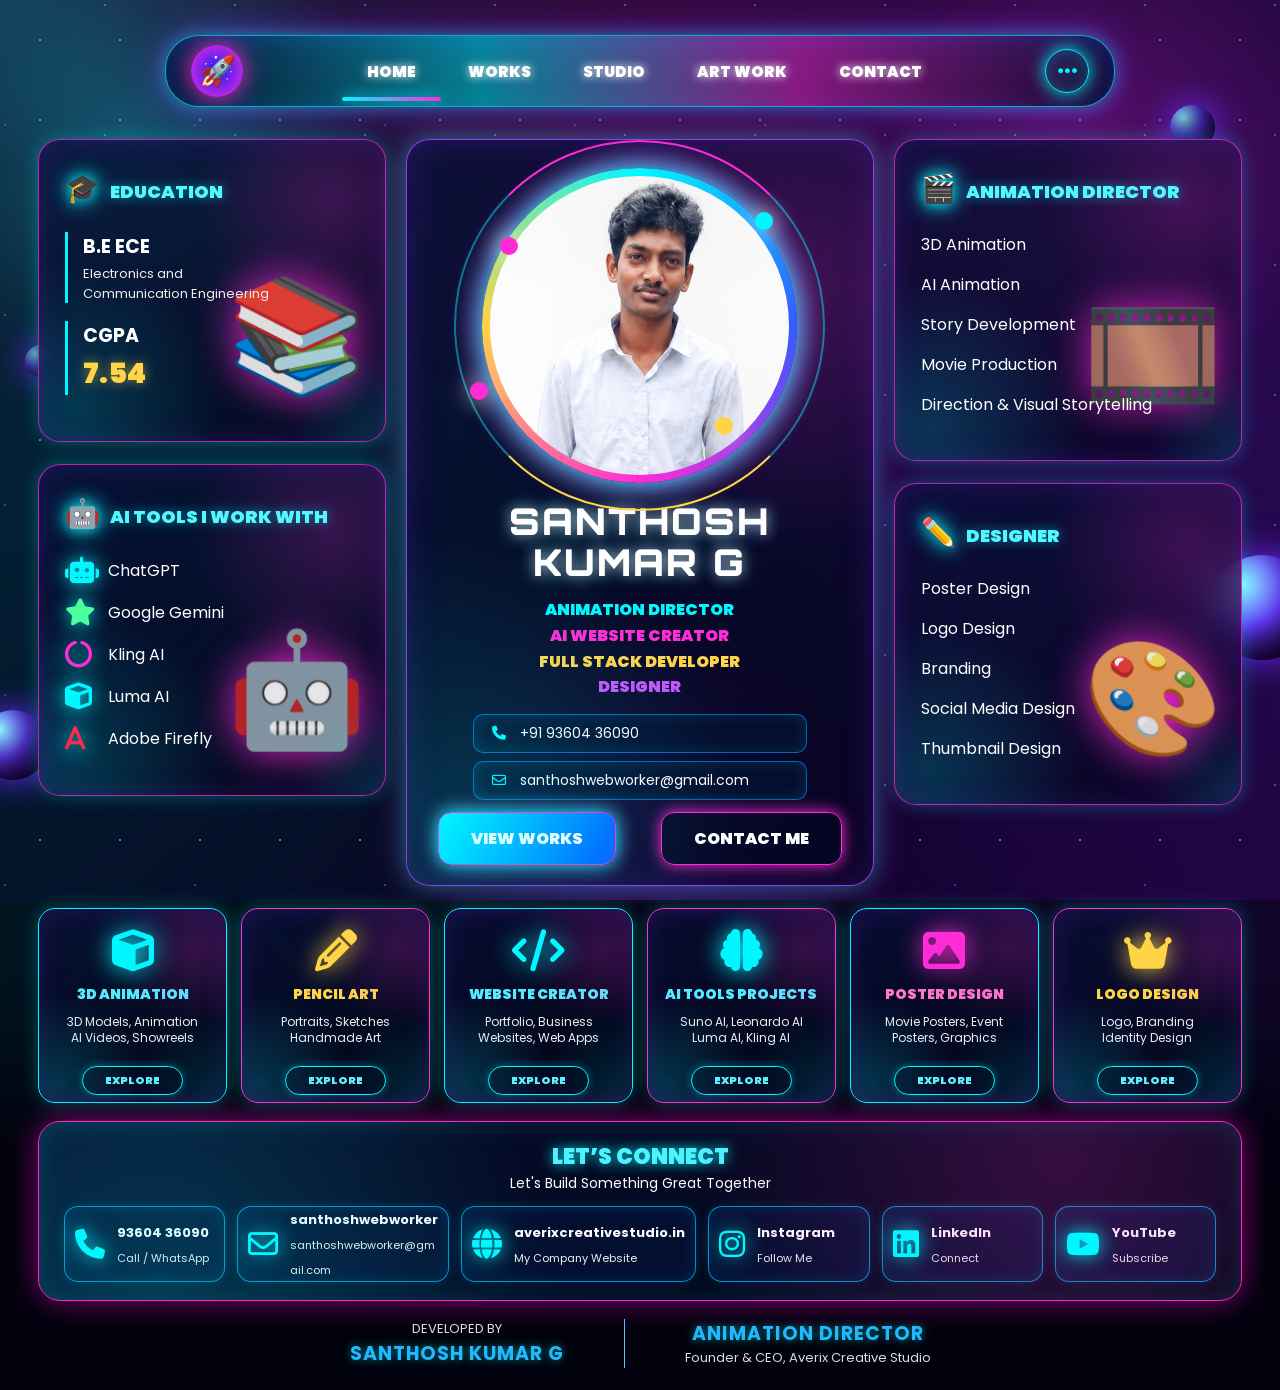
<file: index.html>
<!DOCTYPE html>
<html lang="en">
<head>
<meta charset="UTF-8">
<meta name="viewport" content="width=device-width,initial-scale=1.0">
<title>Santhosh Kumar G | Futuristic Portfolio</title>
<link href="https://fonts.googleapis.com/css2?family=Orbitron:wght@500;700;900&family=Poppins:wght@300;400;500;600;700;800;900&display=swap" rel="stylesheet">
<link rel="stylesheet" href="https://cdnjs.cloudflare.com/ajax/libs/font-awesome/6.5.0/css/all.min.css">
<style>
*{margin:0;padding:0;box-sizing:border-box}
:root{--cyan:#00f7ff;--blue:#0066ff;--pink:#ff2bd6;--purple:#8a2bff;--yellow:#ffd447}
html{scroll-behavior:smooth}
body{font-family:Poppins,sans-serif;color:#fff;min-height:100vh;overflow-x:hidden;background:#01020d}
body:before{content:"";position:fixed;inset:0;z-index:-5;background:radial-gradient(circle at 10% 15%,rgba(0,247,255,.28),transparent 18%),radial-gradient(circle at 85% 20%,rgba(255,43,214,.25),transparent 19%),radial-gradient(circle at 50% 90%,rgba(138,43,255,.32),transparent 22%),linear-gradient(135deg,#020414 0%,#050019 45%,#12002a 100%)}
body:after{content:"";position:fixed;inset:0;z-index:-4;background-image:radial-gradient(#fff 1px,transparent 1px),radial-gradient(var(--cyan) 1px,transparent 1px),radial-gradient(var(--pink) 1px,transparent 1px);background-size:80px 80px,130px 130px,190px 190px;background-position:0 0,40px 70px,100px 30px;opacity:.45;animation:stars 25s linear infinite}
@keyframes stars{to{background-position:400px 300px,240px 470px,500px 330px}}
.aurora{position:fixed;inset:-20%;z-index:-3;background:conic-gradient(from 180deg at 50% 50%,transparent,#00f7ff22,#ff2bd633,#8a2bff33,transparent);filter:blur(65px);animation:aurora 14s ease-in-out infinite alternate}
@keyframes aurora{to{transform:rotate(18deg) scale(1.12)}}
.shooting-star{position:fixed;width:130px;height:2px;background:linear-gradient(90deg,transparent,#fff,var(--cyan));z-index:-1;filter:drop-shadow(0 0 8px var(--cyan));animation:shoot 5s linear infinite}
.s1{top:80px;left:-200px}.s2{top:300px;left:-260px;animation-delay:2s}.s3{top:570px;left:-300px;animation-delay:3.8s}
@keyframes shoot{0%{transform:translateX(0) translateY(0) rotate(-20deg);opacity:0}10%{opacity:1}100%{transform:translateX(150vw) translateY(520px) rotate(-20deg);opacity:0}}
.planet{position:fixed;border-radius:50%;z-index:-2;background:radial-gradient(circle at 30% 28%,#8dffff,#6539ff 42%,#210050 78%);box-shadow:0 0 35px #6a2bff,inset -18px -18px 30px #0008;animation:float 7s ease-in-out infinite}
.p1{width:70px;height:70px;left:-22px;bottom:120px}.p2{width:105px;height:105px;right:-35px;bottom:240px}.p3{width:32px;height:32px;left:25px;top:345px}.p4{width:45px;height:45px;right:65px;top:105px}
@keyframes float{50%{transform:translateY(-28px) rotate(12deg)}}
.page{width:min(1220px,94%);margin:auto;padding:35px 0 22px}
.navbar{width:min(950px,94%);height:72px;margin:0 auto 32px;border-radius:34px;display:flex;align-items:center;justify-content:space-between;padding:0 25px;background:linear-gradient(180deg,rgba(10,18,60,.78),rgba(2,4,22,.75));border:1px solid rgba(0,247,255,.7);box-shadow:0 0 18px #00f7ff66,0 0 38px #8a2bff88,inset 0 0 25px #005eff44;backdrop-filter:blur(18px);position:relative;overflow:hidden;z-index:9999}
.navbar:before{content:"";position:absolute;inset:-2px;background:linear-gradient(90deg,transparent,var(--cyan),var(--pink),transparent);opacity:.5;animation:borderMove 4s linear infinite}
.navbar>*{position:relative;z-index:2}
@keyframes borderMove{to{transform:translateX(70%)}}
.logo{width:52px;height:52px;border-radius:50%;display:grid;place-items:center;font-size:30px;background:radial-gradient(circle,#161cff,#ff2bd6);box-shadow:0 0 25px var(--pink);animation:pulse 2.5s infinite}
@keyframes pulse{50%{transform:scale(1.08);box-shadow:0 0 32px var(--cyan)}}
.navlinks{display:flex;gap:52px;align-items:center}
.navlinks a{color:#fff;text-decoration:none;font-weight:900;font-size:15px;text-shadow:0 0 10px #fff;position:relative}
.navlinks a:after{content:"";position:absolute;left:50%;right:50%;bottom:-18px;height:4px;background:linear-gradient(90deg,var(--cyan),var(--pink));border-radius:20px;box-shadow:0 0 15px var(--cyan);transition:.35s}
.navlinks a:hover:after,.navlinks a.active:after{left:-25px;right:-25px}
.menu{width:44px;height:44px;border-radius:50%;border:1px solid var(--cyan);display:grid;place-items:center;color:var(--cyan);font-size:22px;box-shadow:0 0 18px var(--cyan),inset 0 0 12px #00f7ff33;background:rgba(0,247,255,.08);cursor:pointer}
.hero-grid{display:grid;grid-template-columns:1fr 1.35fr 1fr;gap:20px;align-items:stretch}
.left-col,.right-col{display:flex;flex-direction:column;gap:22px}
.card,.profile-card,.service,.connect{background:linear-gradient(145deg,rgba(8,16,55,.8),rgba(2,5,24,.68));border:1.5px solid rgba(255,43,214,.75);box-shadow:0 0 18px rgba(0,247,255,.28),inset 0 0 28px rgba(138,43,255,.18);backdrop-filter:blur(18px);position:relative;overflow:hidden}
.card{border-radius:22px;padding:28px 26px;min-height:255px;transform-style:preserve-3d;transition:.45s ease}
.card:hover,.service:hover{transform:perspective(1000px) rotateX(4deg) rotateY(-4deg) translateY(-8px);box-shadow:0 0 30px #00f7ff88,0 0 55px #ff2bd655,inset 0 0 35px #8a2bff44}
.card:before,.profile-card:before,.service:before,.connect:before{content:"";position:absolute;inset:0;background:radial-gradient(circle at 85% 20%,rgba(255,43,214,.2),transparent 36%),radial-gradient(circle at 10% 90%,rgba(0,247,255,.18),transparent 36%);pointer-events:none}
.card:after,.service:after{content:"";position:absolute;width:170px;height:170px;border-radius:50%;background:radial-gradient(circle,var(--cyan),transparent 65%);opacity:.12;right:-70px;bottom:-70px;filter:blur(4px)}
.card h2{font-size:18px;color:#55f7ff;margin-bottom:22px;font-weight:900;position:relative;z-index:2;text-shadow:0 0 12px #00f7ff88}
.card h2 span{margin-right:10px;font-size:28px;filter:drop-shadow(0 0 10px var(--cyan))}
.info-line{position:relative;z-index:2;margin:18px 0;padding-left:15px;border-left:3px solid var(--cyan)}
.info-line h3{font-size:19px;margin-bottom:3px}
.info-line p{font-size:13px;line-height:1.5;color:#eee}
.cgpa{font-size:28px!important;color:var(--yellow)!important;font-weight:900;text-shadow:0 0 12px #ffd44788}
.big-icon{position:absolute;right:18px;bottom:22px;font-size:112px;opacity:.9;filter:drop-shadow(0 0 22px var(--pink));animation:floatIcon 4s ease-in-out infinite}
@keyframes floatIcon{50%{transform:translateY(-12px) rotate(6deg)}}
.tool{display:flex;align-items:center;gap:13px;margin:15px 0;font-size:16px;position:relative;z-index:2}
.tool i{font-size:27px;width:30px;color:var(--cyan);filter:drop-shadow(0 0 10px var(--cyan))}
.green{color:#4dff9b!important}.red{color:#ff294d!important}.pink{color:var(--pink)!important}.yellow{color:var(--yellow)!important}.cyan{color:var(--cyan)}.purple{color:#c653ff}
.profile-card{border-radius:24px;padding:28px 30px 20px;text-align:center;border-color:rgba(160,75,255,.88);box-shadow:0 0 25px rgba(0,247,255,.38),0 0 40px rgba(255,43,214,.22),inset 0 0 35px rgba(138,43,255,.22);z-index:1}
.photo-wrap{width:315px;height:315px;margin:0 auto 18px;border-radius:50%;padding:8px;background:conic-gradient(var(--cyan),#345bff,var(--pink),var(--yellow),var(--cyan));box-shadow:0 0 28px var(--cyan),0 0 32px var(--pink);position:relative}
.photo-wrap:before{content:"";position:absolute;inset:-28px;border-radius:50%;border:2px solid rgba(0,247,255,.45);border-top-color:var(--pink);border-bottom-color:var(--yellow);animation:orbit 12s linear infinite}
.photo-wrap:after{content:"";position:absolute;width:18px;height:18px;border-radius:50%;background:var(--pink);left:-12px;top:68%;box-shadow:285px -170px var(--cyan),30px -145px var(--pink),245px 35px var(--yellow);filter:drop-shadow(0 0 12px currentColor);animation:orbitDots 9s linear infinite}
@keyframes orbit{to{transform:rotate(360deg)}}@keyframes orbitDots{to{transform:rotate(-360deg)}}
.photo-wrap img{width:100%;height:100%;border-radius:50%;object-fit:cover;background:linear-gradient(135deg,#0e1a3d,#111827);display:block}
.name{font-family:Orbitron,sans-serif;font-size:37px;line-height:1.1;font-weight:900;letter-spacing:2px;text-shadow:0 0 14px #ffffff99,0 0 22px #00f7ff55}
.roles{margin:15px 0 14px;font-weight:900;font-size:16px;line-height:1.6}
.contact-mini{width:82%;margin:8px auto;border:1px solid rgba(0,150,255,.65);border-radius:10px;min-height:38px;display:flex;align-items:center;gap:14px;padding:8px 18px;background:rgba(5,18,50,.75);font-size:14px;box-shadow:inset 0 0 15px #00f7ff22;word-break:break-word}
.contact-mini i{color:var(--cyan)}
.btns{margin-top:12px;display:flex;justify-content:center;gap:45px}
.btn{text-decoration:none;color:#fff;font-weight:900;padding:13px 32px;border-radius:13px;border:1px solid var(--pink);background:linear-gradient(120deg,var(--cyan),var(--blue),var(--pink),var(--yellow));background-size:300%;box-shadow:0 0 18px var(--cyan),0 0 24px #ff2bd666;animation:btnGlow 5s linear infinite;transition:.3s}
.btn:hover{transform:translateY(-4px) scale(1.04)}
.btn.outline{background:rgba(2,8,35,.6);box-shadow:0 0 15px var(--pink)}
@keyframes btnGlow{to{background-position:300%}}
.service-grid{margin-top:22px;display:grid;grid-template-columns:repeat(6,1fr);gap:14px}
.service{height:195px;border-radius:17px;padding:20px 13px;text-align:center;border-color:#ff35c8;transition:.45s ease;transform-style:preserve-3d}
.service:nth-child(odd){border-color:var(--cyan)}
.service i{font-size:42px;margin-bottom:13px;color:var(--cyan);filter:drop-shadow(0 0 12px var(--cyan))}
.service:nth-child(2) i,.service:nth-child(6) i{color:var(--yellow);filter:drop-shadow(0 0 12px var(--yellow))}
.service:nth-child(5) i{color:var(--pink);filter:drop-shadow(0 0 12px var(--pink))}
.service h3{font-size:14px;color:#55eaff;margin-bottom:9px;font-weight:900}
.service:nth-child(2) h3,.service:nth-child(6) h3{color:var(--yellow)}
.service:nth-child(5) h3{color:#ff77c9}
.service p{font-size:12px;line-height:1.35;color:#eee;min-height:42px}
.service a{display:inline-block;margin-top:10px;text-decoration:none;color:#62efff;font-size:11px;font-weight:900;border:1px solid var(--cyan);padding:5px 22px;border-radius:20px;box-shadow:0 0 10px #00f7ff55}
.connect{margin-top:18px;padding:18px 25px;border-radius:22px;border-color:#ff28c9;text-align:center;box-shadow:0 0 30px rgba(255,0,204,.52),inset 0 0 28px rgba(0,247,255,.14)}
.connect h2{color:#4df2ff;font-size:22px;font-weight:900;text-shadow:0 0 13px var(--cyan)}
.connect p{font-size:14px;margin-bottom:12px}
.contact-row{display:grid;grid-template-columns:repeat(6,1fr);gap:12px}
.contact-box{border:1px solid rgba(0,185,255,.75);border-radius:14px;height:76px;display:flex;align-items:center;gap:12px;padding:10px;background:rgba(4,18,55,.75);text-align:left;box-shadow:inset 0 0 18px rgba(0,174,255,.14),0 0 12px #00f7ff22;transition:.3s}
.contact-box:hover{transform:translateY(-5px);box-shadow:0 0 18px var(--cyan)}
.contact-box i{font-size:30px;color:var(--cyan);filter:drop-shadow(0 0 10px var(--cyan))}
.contact-box strong{font-size:13px}.contact-box span{font-size:11px;color:#eee;word-break:break-word}
.footer{display:flex;justify-content:center;gap:60px;align-items:center;padding:18px 0 0;font-size:13px;text-align:center;color:#ddd}
.footer b{display:block;font-size:19px;color:#1ebaff;letter-spacing:1px;text-shadow:0 0 10px #00f7ff88}
.footer div+div{border-left:1px solid #5abfff;padding-left:60px}
.cursor-glow{position:fixed;width:350px;height:350px;border-radius:50%;background:radial-gradient(circle,rgba(0,247,255,.13),transparent 65%);pointer-events:none;z-index:-1;transform:translate(-50%,-50%)}

@media(max-width:1050px){
.hero-grid{grid-template-columns:1fr}
.service-grid{grid-template-columns:repeat(2,1fr)}
.contact-row{grid-template-columns:repeat(2,1fr)}
.navlinks{gap:20px}
}

@media(max-width:768px){
.page{width:100%;padding:12px 10px 18px}
.navbar{width:100%;min-height:70px;height:auto;margin:0 auto 16px;border-radius:22px;padding:12px 14px;display:flex;align-items:center;justify-content:space-between;overflow:visible;position:relative;z-index:9999}
.logo{width:45px;height:45px;font-size:25px;margin:0}
.menu{display:grid;width:45px;height:45px;border-radius:50%;background:rgba(0,247,255,.08);border:1px solid var(--cyan);cursor:pointer}
.navlinks{position:absolute;top:68px;right:10px;width:220px;display:none;grid-template-columns:1fr;gap:9px;padding:12px;border-radius:18px;background:rgba(3,8,35,.98);border:1px solid rgba(0,247,255,.75);box-shadow:0 0 25px #00f7ff99,0 0 35px #ff2bd666;backdrop-filter:blur(18px);z-index:10000}
.navlinks.show{display:grid}
.navlinks a{font-size:12px;padding:12px 10px;border-radius:13px;background:rgba(255,255,255,.08);border:1px solid rgba(0,247,255,.25);text-align:center;white-space:nowrap}
.navlinks a:after{display:none}
.navlinks a.active{background:linear-gradient(120deg,rgba(0,247,255,.28),rgba(255,43,214,.22));box-shadow:0 0 13px rgba(0,247,255,.35)}
.hero-grid{display:flex;flex-direction:column}
.profile-card{order:-1;padding:22px 12px 18px;border-radius:22px;position:relative;z-index:1}
.photo-wrap{width:210px;height:210px;margin-bottom:14px}
.photo-wrap:before{inset:-16px}.photo-wrap:after{display:none}
.name{font-size:25px;letter-spacing:1px}
.roles{font-size:13px;line-height:1.55}
.contact-mini{width:100%;font-size:12px;padding:8px 10px;justify-content:center}
.btns{gap:10px;flex-wrap:wrap}
.btn{width:145px;text-align:center;padding:11px 10px;font-size:12px}
.card{padding:20px 15px;border-radius:20px;min-height:auto}
.card h2{font-size:15px;margin-bottom:15px}
.card h2 span{font-size:22px}
.info-line h3{font-size:16px}
.info-line p{font-size:12px}
.cgpa{font-size:24px!important}
.tool{font-size:13px;margin:12px 0}
.tool i{font-size:22px}
.big-icon{font-size:70px;opacity:.35;right:10px;bottom:10px}
.service-grid{grid-template-columns:1fr 1fr;gap:10px;margin-top:14px}
.service{height:auto;min-height:165px;padding:16px 8px;border-radius:16px}
.service i{font-size:32px;margin-bottom:9px}
.service h3{font-size:11.5px}
.service p{font-size:10.5px;min-height:36px}
.service a{font-size:10px;padding:6px 14px}
.connect{padding:16px 10px;border-radius:20px;margin-top:14px}
.connect h2{font-size:18px}
.connect p{font-size:12px}
.contact-row{grid-template-columns:1fr;gap:9px}
.contact-box{height:auto;min-height:66px;padding:12px}
.footer{flex-direction:column;gap:8px;padding:15px 5px 0;font-size:11px}
.footer div+div{border-left:0;padding-left:0}
.footer b{font-size:15px}
.cursor-glow{display:none}
}

@media(max-width:380px){
.navlinks{width:200px}
.photo-wrap{width:185px;height:185px}
.name{font-size:22px}
.service-grid{grid-template-columns:1fr}
.btn{width:100%}
}
</style>
</head>
<body>
<div class="aurora"></div><div class="shooting-star s1"></div><div class="shooting-star s2"></div><div class="shooting-star s3"></div><div class="planet p1"></div><div class="planet p2"></div><div class="planet p3"></div><div class="planet p4"></div><div class="cursor-glow" id="cursorGlow"></div>

<div class="page">

<nav class="navbar">
<div class="logo">🚀</div>
<div class="navlinks" id="navLinks">
<a class="active" href="index.html">HOME</a>
<a href="work.html">WORKS</a>
<a href="studio.html">STUDIO</a>
<a href="art.html">ART WORK</a>
<a href="contact.html">CONTACT</a>
</div>
<button class="menu" id="menuBtn" type="button"><i class="fa-solid fa-ellipsis"></i></button>
</nav>

<section class="hero-grid">
<div class="left-col">
<div class="card"><h2><span>🎓</span>EDUCATION</h2><div class="info-line"><h3>B.E ECE</h3><p>Electronics and<br>Communication Engineering</p></div><div class="info-line"><h3>CGPA</h3><p class="cgpa">7.54</p></div><div class="big-icon">📚</div></div>
<div class="card"><h2><span>🤖</span>AI TOOLS I WORK WITH</h2><div class="tool"><i class="fa-solid fa-robot"></i>ChatGPT</div><div class="tool"><i class="fa-solid fa-star green"></i>Google Gemini</div><div class="tool"><i class="fa-solid fa-circle-notch pink"></i>Kling AI</div><div class="tool"><i class="fa-solid fa-cube"></i>Luma AI</div><div class="tool"><i class="fa-solid fa-a red"></i>Adobe Firefly</div><div class="big-icon">🤖</div></div>
</div>

<div class="profile-card">
<div class="photo-wrap"><img src="assets/profile.jpg" alt="Profile Photo"></div>
<div class="name">SANTHOSH<br>KUMAR G</div>
<div class="roles"><div class="cyan">ANIMATION DIRECTOR</div><div class="pink">AI WEBSITE CREATOR</div><div class="yellow">FULL STACK DEVELOPER</div><div class="purple">DESIGNER</div></div>
<div class="contact-mini"><i class="fa-solid fa-phone"></i>+91 93604 36090</div>
<div class="contact-mini"><i class="fa-regular fa-envelope"></i>santhoshwebworker@gmail.com</div>
<div class="btns"><a class="btn" href="work.html">VIEW WORKS</a><a class="btn outline" href="contact.html">CONTACT ME</a></div>
</div>

<div class="right-col">
<div class="card"><h2><span>🎬</span>ANIMATION DIRECTOR</h2><div class="tool">3D Animation</div><div class="tool">AI Animation</div><div class="tool">Story Development</div><div class="tool">Movie Production</div><div class="tool">Direction & Visual Storytelling</div><div class="big-icon">🎞️</div></div>
<div class="card"><h2><span>✏️</span>DESIGNER</h2><div class="tool">Poster Design</div><div class="tool">Logo Design</div><div class="tool">Branding</div><div class="tool">Social Media Design</div><div class="tool">Thumbnail Design</div><div class="big-icon">🎨</div></div>
</div>
</section>

<section class="service-grid">
<div class="service"><i class="fa-solid fa-cube"></i><h3>3D ANIMATION</h3><p>3D Models, Animation<br>AI Videos, Showreels</p><a href="animation.html">EXPLORE</a></div>
<div class="service"><i class="fa-solid fa-pencil"></i><h3>PENCIL ART</h3><p>Portraits, Sketches<br>Handmade Art</p><a href="art.html">EXPLORE</a></div>
<div class="service"><i class="fa-solid fa-code"></i><h3>WEBSITE CREATOR</h3><p>Portfolio, Business<br>Websites, Web Apps</p><a href="website.html">EXPLORE</a></div>
<div class="service"><i class="fa-solid fa-brain"></i><h3>AI TOOLS PROJECTS</h3><p>Suno AI, Leonardo AI<br>Luma AI, Kling AI</p><a href="project.html">EXPLORE</a></div>
<div class="service"><i class="fa-solid fa-image"></i><h3>POSTER DESIGN</h3><p>Movie Posters, Event<br>Posters, Graphics</p><a href="design.html">EXPLORE</a></div>
<div class="service"><i class="fa-solid fa-crown"></i><h3>LOGO DESIGN</h3><p>Logo, Branding<br>Identity Design</p><a href="logo.html">EXPLORE</a></div>
</section>

<section class="connect">
<h2>LET’S CONNECT</h2><p>Let's Build Something Great Together</p>
<div class="contact-row">
<div class="contact-box"><i class="fa-solid fa-phone"></i><div><strong>93604 36090</strong><br><span>Call / WhatsApp</span></div></div>
<div class="contact-box"><i class="fa-regular fa-envelope"></i><div><strong>santhoshwebworker</strong><br><span>santhoshwebworker@gmail.com</span></div></div>
<div class="contact-box"><i class="fa-solid fa-globe"></i><div><strong>averixcreativestudio.in</strong><br><span>My Company Website</span></div></div>
<div class="contact-box"><i class="fa-brands fa-instagram"></i><div><strong>Instagram</strong><br><span>Follow Me</span></div></div>
<div class="contact-box"><i class="fa-brands fa-linkedin"></i><div><strong>LinkedIn</strong><br><span>Connect</span></div></div>
<div class="contact-box"><i class="fa-brands fa-youtube"></i><div><strong>YouTube</strong><br><span>Subscribe</span></div></div>
</div>
</section>

<footer class="footer"><div>DEVELOPED BY <b>SANTHOSH KUMAR G</b></div><div><b>ANIMATION DIRECTOR</b>Founder & CEO, Averix Creative Studio</div></footer>
</div>

<script>
const glow=document.getElementById("cursorGlow");
document.addEventListener("mousemove",e=>{if(glow){glow.style.left=e.clientX+"px";glow.style.top=e.clientY+"px";}});

const menuBtn=document.getElementById("menuBtn");
const navLinks=document.getElementById("navLinks");

menuBtn.addEventListener("click",e=>{
e.stopPropagation();
navLinks.classList.toggle("show");
});

document.addEventListener("click",e=>{
if(!navLinks.contains(e.target)&&!menuBtn.contains(e.target)){navLinks.classList.remove("show");}
});

document.querySelectorAll(".navlinks a").forEach(link=>{
link.addEventListener("click",()=>navLinks.classList.remove("show"));
});

if(window.innerWidth>768){
document.querySelectorAll(".card,.service,.profile-card").forEach(card=>{
card.addEventListener("mousemove",e=>{
const r=card.getBoundingClientRect(),x=e.clientX-r.left,y=e.clientY-r.top;
const rx=((y/r.height)-.5)*8,ry=((x/r.width)-.5)*-8;
card.style.transform=`perspective(900px) rotateX(${rx}deg) rotateY(${ry}deg) translateY(-6px)`;
});
card.addEventListener("mouseleave",()=>card.style.transform="");
});
}
</script>
</body>
</html>
</file>
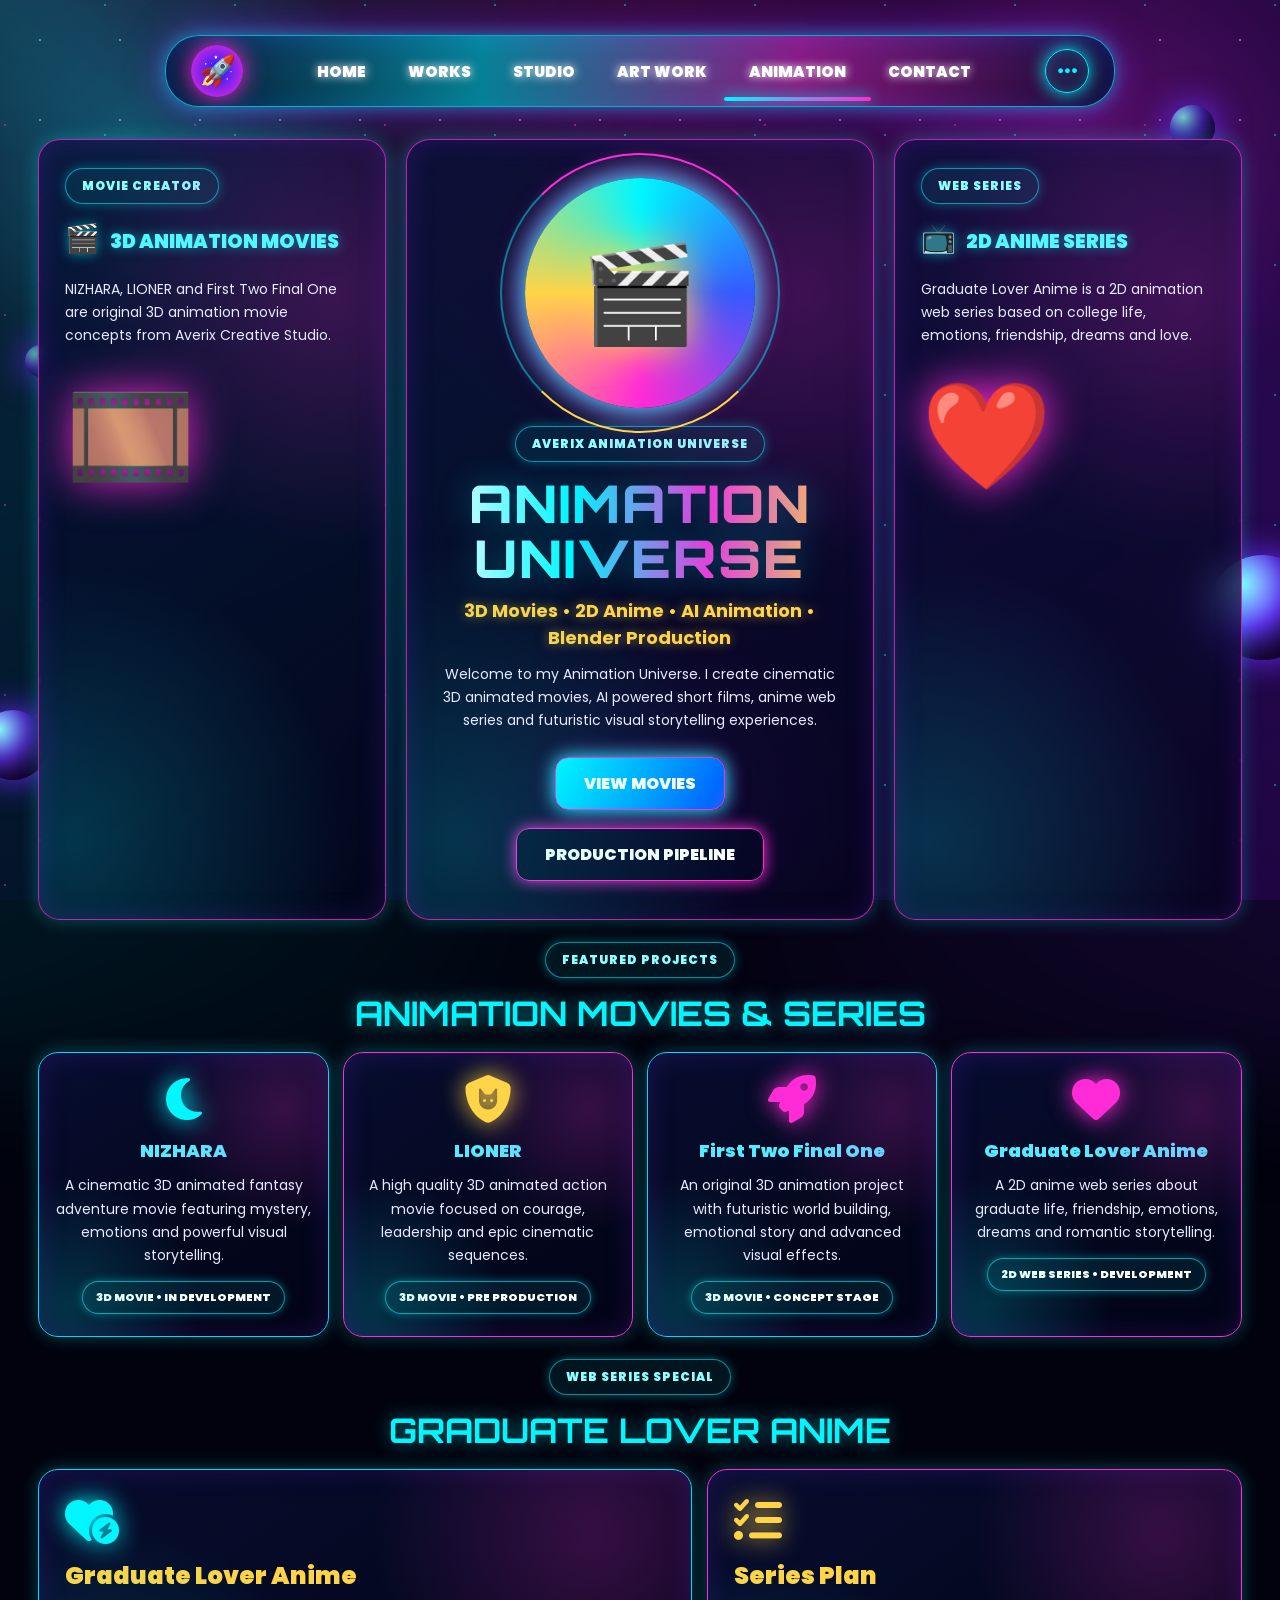
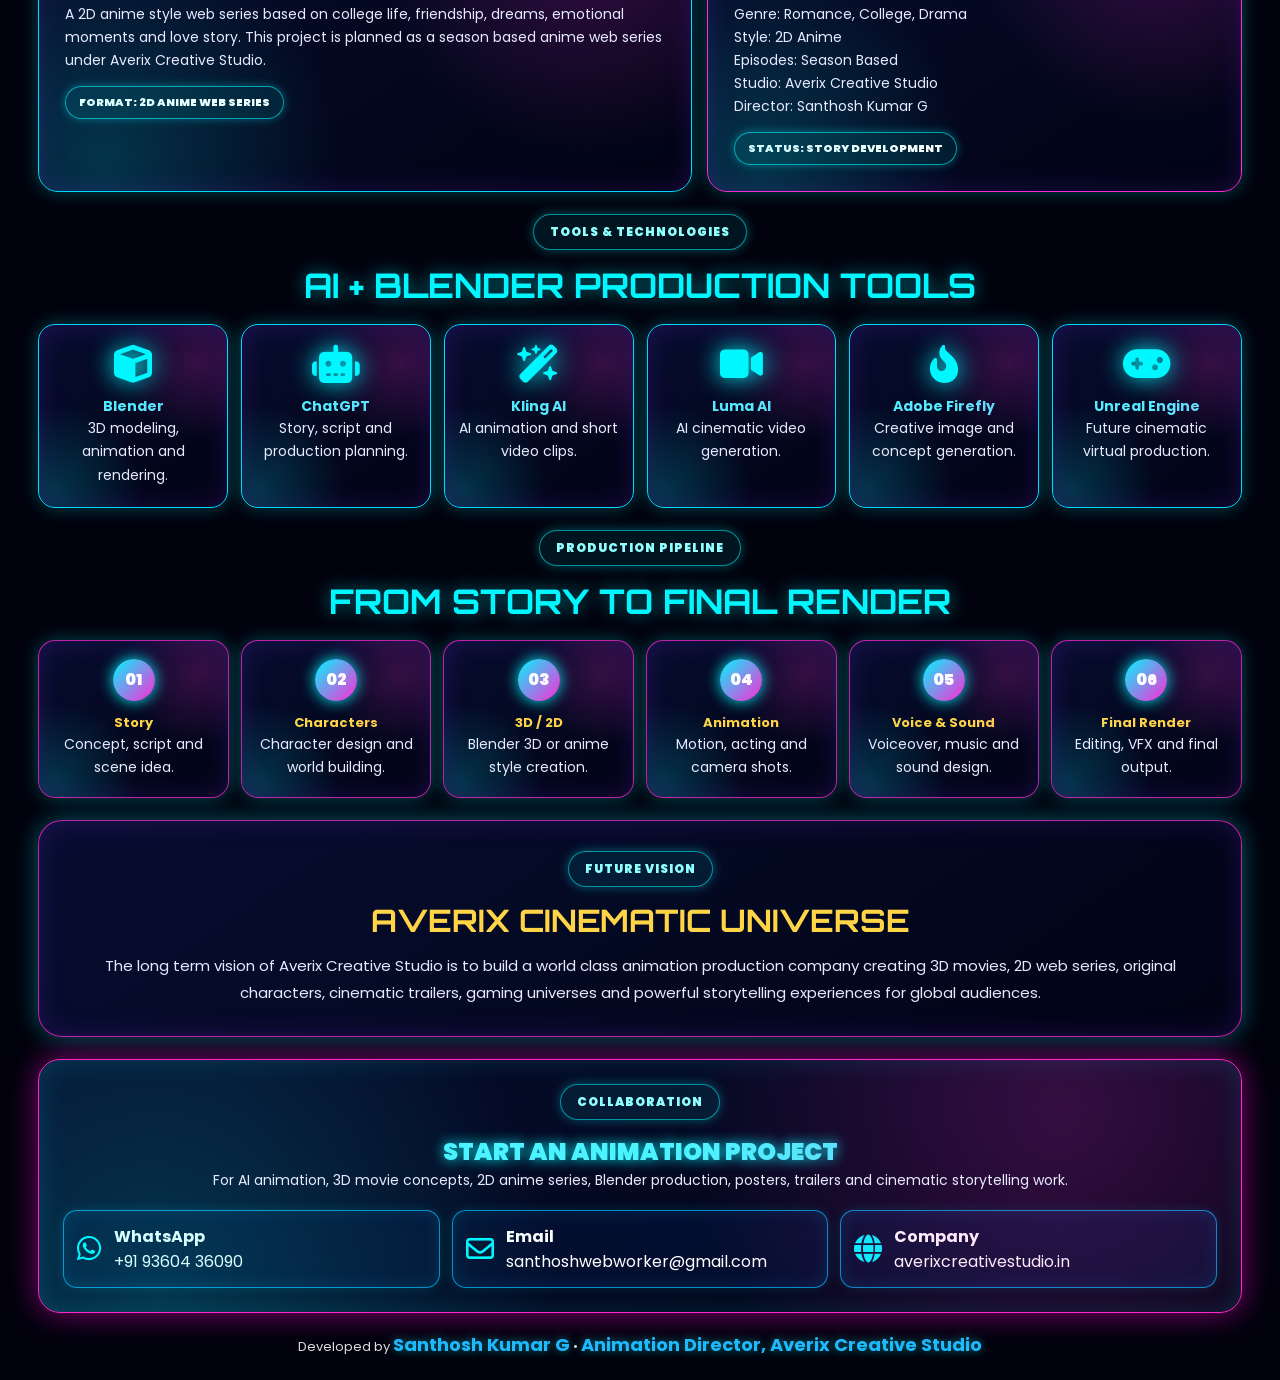
<file: animation.html>
<!DOCTYPE html>
<html lang="en">
<head>
<meta charset="UTF-8">
<meta name="viewport" content="width=device-width,initial-scale=1.0">
<title>Animation Universe | Santhosh Kumar G</title>
<link href="https://fonts.googleapis.com/css2?family=Orbitron:wght@500;700;900&family=Poppins:wght@300;400;500;600;700;800;900&display=swap" rel="stylesheet">
<link rel="stylesheet" href="https://cdnjs.cloudflare.com/ajax/libs/font-awesome/6.5.0/css/all.min.css">
<style>
*{margin:0;padding:0;box-sizing:border-box}
:root{--cyan:#00f7ff;--blue:#0066ff;--pink:#ff2bd6;--purple:#8a2bff;--yellow:#ffd447;--red:#ff355e}
html{scroll-behavior:smooth}
body{font-family:Poppins,sans-serif;color:#fff;min-height:100vh;overflow-x:hidden;background:#01020d}
body:before{content:"";position:fixed;inset:0;z-index:-5;background:radial-gradient(circle at 10% 15%,rgba(0,247,255,.28),transparent 18%),radial-gradient(circle at 85% 20%,rgba(255,43,214,.25),transparent 19%),radial-gradient(circle at 50% 90%,rgba(138,43,255,.32),transparent 22%),linear-gradient(135deg,#020414 0%,#050019 45%,#12002a 100%)}
body:after{content:"";position:fixed;inset:0;z-index:-4;background-image:radial-gradient(#fff 1px,transparent 1px),radial-gradient(var(--cyan) 1px,transparent 1px),radial-gradient(var(--pink) 1px,transparent 1px);background-size:80px 80px,130px 130px,190px 190px;background-position:0 0,40px 70px,100px 30px;opacity:.45;animation:stars 25s linear infinite}
@keyframes stars{to{background-position:400px 300px,240px 470px,500px 330px}}
.aurora{position:fixed;inset:-20%;z-index:-3;background:conic-gradient(from 180deg at 50% 50%,transparent,#00f7ff22,#ff2bd633,#8a2bff33,transparent);filter:blur(65px);animation:aurora 14s ease-in-out infinite alternate}
@keyframes aurora{to{transform:rotate(18deg) scale(1.12)}}
.shooting-star{position:fixed;width:130px;height:2px;background:linear-gradient(90deg,transparent,#fff,var(--cyan));z-index:-1;filter:drop-shadow(0 0 8px var(--cyan));animation:shoot 5s linear infinite}
.s1{top:80px;left:-200px}.s2{top:300px;left:-260px;animation-delay:2s}.s3{top:570px;left:-300px;animation-delay:3.8s}
@keyframes shoot{0%{transform:translateX(0) translateY(0) rotate(-20deg);opacity:0}10%{opacity:1}100%{transform:translateX(150vw) translateY(520px) rotate(-20deg);opacity:0}}
.planet{position:fixed;border-radius:50%;z-index:-2;background:radial-gradient(circle at 30% 28%,#8dffff,#6539ff 42%,#210050 78%);box-shadow:0 0 35px #6a2bff,inset -18px -18px 30px #0008;animation:float 7s ease-in-out infinite}
.p1{width:70px;height:70px;left:-22px;bottom:120px}.p2{width:105px;height:105px;right:-35px;bottom:240px}.p3{width:32px;height:32px;left:25px;top:345px}.p4{width:45px;height:45px;right:65px;top:105px}
@keyframes float{50%{transform:translateY(-28px) rotate(12deg)}}
.page{width:min(1220px,94%);margin:auto;padding:35px 0 22px}
.navbar{width:min(950px,94%);height:72px;margin:0 auto 32px;border-radius:34px;display:flex;align-items:center;justify-content:space-between;padding:0 25px;background:linear-gradient(180deg,rgba(10,18,60,.78),rgba(2,4,22,.75));border:1px solid rgba(0,247,255,.7);box-shadow:0 0 18px #00f7ff66,0 0 38px #8a2bff88,inset 0 0 25px #005eff44;backdrop-filter:blur(18px);position:relative;overflow:hidden;z-index:9999}
.navbar:before{content:"";position:absolute;inset:-2px;background:linear-gradient(90deg,transparent,var(--cyan),var(--pink),transparent);opacity:.5;animation:borderMove 4s linear infinite}
.navbar>*{position:relative;z-index:2}
@keyframes borderMove{to{transform:translateX(70%)}}
.logo{width:52px;height:52px;border-radius:50%;display:grid;place-items:center;font-size:30px;background:radial-gradient(circle,#161cff,#ff2bd6);box-shadow:0 0 25px var(--pink);animation:pulse 2.5s infinite}
@keyframes pulse{50%{transform:scale(1.08);box-shadow:0 0 32px var(--cyan)}}
.navlinks{display:flex;gap:42px;align-items:center}
.navlinks a{color:#fff;text-decoration:none;font-weight:900;font-size:15px;text-shadow:0 0 10px #fff;position:relative}
.navlinks a:after{content:"";position:absolute;left:50%;right:50%;bottom:-18px;height:4px;background:linear-gradient(90deg,var(--cyan),var(--pink));border-radius:20px;box-shadow:0 0 15px var(--cyan);transition:.35s}
.navlinks a:hover:after,.navlinks a.active:after{left:-25px;right:-25px}
.menu{width:44px;height:44px;border-radius:50%;border:1px solid var(--cyan);display:grid;place-items:center;color:var(--cyan);font-size:22px;box-shadow:0 0 18px var(--cyan),inset 0 0 12px #00f7ff33;background:rgba(0,247,255,.08);cursor:pointer}
.hero{display:grid;grid-template-columns:1fr 1.35fr 1fr;gap:20px;align-items:stretch}
.card,.main-card,.movie-card,.tool-card,.pipe-card,.contact{background:linear-gradient(145deg,rgba(8,16,55,.8),rgba(2,5,24,.68));border:1.5px solid rgba(255,43,214,.75);box-shadow:0 0 18px rgba(0,247,255,.28),inset 0 0 28px rgba(138,43,255,.18);backdrop-filter:blur(18px);position:relative;overflow:hidden;transition:.45s ease;transform-style:preserve-3d}
.card{border-radius:22px;padding:28px 26px;min-height:255px}
.main-card{border-radius:24px;padding:38px 30px;text-align:center;min-height:532px;display:flex;flex-direction:column;align-items:center;justify-content:center}
.card:hover,.movie-card:hover,.tool-card:hover,.pipe-card:hover,.main-card:hover{transform:perspective(1000px) rotateX(4deg) rotateY(-4deg) translateY(-8px);box-shadow:0 0 30px #00f7ff88,0 0 55px #ff2bd655,inset 0 0 35px #8a2bff44}
.card:before,.main-card:before,.movie-card:before,.tool-card:before,.pipe-card:before,.contact:before{content:"";position:absolute;inset:0;background:radial-gradient(circle at 85% 20%,rgba(255,43,214,.2),transparent 36%),radial-gradient(circle at 10% 90%,rgba(0,247,255,.18),transparent 36%);pointer-events:none}
.tag{display:inline-block;color:#8fffff;font-size:12px;font-weight:900;letter-spacing:1px;border:1px solid rgba(0,247,255,.55);padding:8px 16px;border-radius:999px;background:rgba(0,247,255,.08);box-shadow:0 0 12px #00f7ff55;margin-bottom:14px}
h1{font-family:Orbitron,sans-serif;font-size:52px;line-height:1.05;font-weight:900;letter-spacing:2px;background:linear-gradient(90deg,#fff,var(--cyan),var(--pink),var(--yellow));-webkit-background-clip:text;color:transparent;text-shadow:0 0 35px #00f7ff55}
.main-card h2{font-size:18px;color:var(--yellow);margin:12px 0;text-shadow:0 0 12px #ffd44788}
.main-card p,.card p,.movie-card p,.tool-card p,.pipe-card p,.contact p{color:#e7eaff;font-size:14px;line-height:1.65;position:relative;z-index:2}
.card h2{font-size:19px;color:#55f7ff;margin-bottom:18px;font-weight:900;position:relative;z-index:2;text-shadow:0 0 12px #00f7ff88}
.card h2 span{font-size:28px;margin-right:10px}
.icon-big{font-size:105px;filter:drop-shadow(0 0 22px var(--pink));animation:floatIcon 4s ease-in-out infinite;margin-top:10px}
@keyframes floatIcon{50%{transform:translateY(-12px) rotate(6deg)}}
.anim-orb{width:230px;height:230px;border-radius:50%;padding:8px;margin:0 auto 18px;background:conic-gradient(var(--cyan),#345bff,var(--pink),var(--yellow),var(--cyan));box-shadow:0 0 28px var(--cyan),0 0 32px var(--pink);position:relative;display:grid;place-items:center;font-size:95px}
.anim-orb:before{content:"";position:absolute;inset:-25px;border-radius:50%;border:2px solid rgba(0,247,255,.45);border-top-color:var(--pink);border-bottom-color:var(--yellow);animation:orbit 12s linear infinite}
.anim-orb span{position:relative;z-index:2;filter:drop-shadow(0 0 20px var(--yellow))}
@keyframes orbit{to{transform:rotate(360deg)}}
.btns{display:flex;gap:18px;margin-top:25px;flex-wrap:wrap;justify-content:center}
.btn{color:#fff;text-decoration:none;font-weight:900;padding:13px 28px;border-radius:13px;border:1px solid var(--pink);background:linear-gradient(120deg,var(--cyan),var(--blue),var(--pink),var(--yellow));background-size:300%;box-shadow:0 0 18px var(--cyan),0 0 24px #ff2bd666;animation:btnGlow 5s linear infinite;transition:.3s}
.btn:hover{transform:translateY(-4px) scale(1.04)}
.btn.outline{background:rgba(2,8,35,.6);box-shadow:0 0 15px var(--pink)}
@keyframes btnGlow{to{background-position:300%}}
.section{margin-top:22px}
.section-title{text-align:center;margin-bottom:18px}
.section-title h2{font-family:Orbitron,sans-serif;font-size:34px;color:var(--cyan);text-shadow:0 0 18px #00f7ff88}
.movie-grid{display:grid;grid-template-columns:repeat(4,1fr);gap:14px}
.movie-card{border-radius:20px;padding:22px 16px;text-align:center;min-height:245px;border-color:#00d9ff}
.movie-card:nth-child(even){border-color:#ff2bd6}
.movie-card i{font-size:48px;color:var(--cyan);filter:drop-shadow(0 0 12px var(--cyan));margin-bottom:14px}
.movie-card:nth-child(2) i{color:var(--yellow);filter:drop-shadow(0 0 12px var(--yellow))}
.movie-card:nth-child(3) i,.movie-card:nth-child(4) i{color:var(--pink);filter:drop-shadow(0 0 12px var(--pink))}
.movie-card h3{font-size:18px;margin-bottom:10px;color:#55eaff;font-weight:900}
.status{display:inline-block;margin-top:14px;font-size:11px;font-weight:900;color:#fff;border:1px solid rgba(0,247,255,.6);padding:7px 13px;border-radius:999px;background:rgba(0,247,255,.08);box-shadow:0 0 10px #00f7ff55}
.series{display:grid;grid-template-columns:1.1fr .9fr;gap:15px}
.series .movie-card{min-height:260px;text-align:left;padding:26px}
.series .movie-card h3{font-size:24px;color:var(--yellow)}
.tools-grid{display:grid;grid-template-columns:repeat(6,1fr);gap:13px}
.tool-card{border-radius:17px;padding:20px 12px;text-align:center;min-height:155px;border-color:#00d9ff}
.tool-card i{font-size:38px;color:var(--cyan);filter:drop-shadow(0 0 12px var(--cyan));margin-bottom:13px}
.tool-card h3{font-size:14px;color:#55eaff}
.pipeline{display:grid;grid-template-columns:repeat(6,1fr);gap:12px}
.pipe-card{border-radius:17px;padding:18px 12px;text-align:center;min-height:140px}
.pipe-card .num{width:42px;height:42px;border-radius:50%;display:grid;place-items:center;margin:0 auto 12px;background:linear-gradient(135deg,var(--cyan),var(--pink));box-shadow:0 0 15px var(--cyan);font-weight:900}
.pipe-card h3{font-size:13px;color:var(--yellow)}
.vision{border-radius:24px;padding:30px;text-align:center;background:linear-gradient(145deg,rgba(8,16,55,.85),rgba(2,5,24,.72));border:1.5px solid rgba(255,43,214,.75);box-shadow:0 0 24px rgba(0,247,255,.35),inset 0 0 28px rgba(138,43,255,.18)}
.vision h2{font-family:Orbitron,sans-serif;color:var(--yellow);font-size:31px;margin-bottom:12px}
.vision p{color:#e7eaff;line-height:1.8;font-size:15px}
.contact{margin-top:22px;padding:24px;border-radius:22px;text-align:center;border-color:#ff28c9;box-shadow:0 0 30px rgba(255,0,204,.52),inset 0 0 28px rgba(0,247,255,.14)}
.contact h2{color:#4df2ff;font-size:24px;font-weight:900;text-shadow:0 0 13px var(--cyan)}
.contact-row{display:grid;grid-template-columns:repeat(3,1fr);gap:12px;margin-top:18px}
.contact-box{border:1px solid rgba(0,185,255,.75);border-radius:14px;min-height:76px;display:flex;align-items:center;gap:12px;padding:13px;background:rgba(4,18,55,.75);text-align:left;box-shadow:inset 0 0 18px rgba(0,174,255,.14),0 0 12px #00f7ff22;text-decoration:none;color:#fff}
.contact-box i{font-size:28px;color:var(--cyan)}
.footer{text-align:center;padding:18px 0 0;color:#ddd;font-size:13px}
.footer b{color:#1ebaff;font-size:18px;text-shadow:0 0 10px #00f7ff88}
.cursor-glow{position:fixed;width:350px;height:350px;border-radius:50%;background:radial-gradient(circle,rgba(0,247,255,.13),transparent 65%);pointer-events:none;z-index:-1;transform:translate(-50%,-50%)}

@media(max-width:1050px){
.hero{grid-template-columns:1fr}
.movie-grid{grid-template-columns:repeat(2,1fr)}
.tools-grid,.pipeline{grid-template-columns:repeat(3,1fr)}
.series{grid-template-columns:1fr}
.contact-row{grid-template-columns:1fr 1fr}
.navlinks{gap:20px}
}

@media(max-width:768px){
.page{width:100%;padding:12px 10px 18px}
.navbar{width:100%;min-height:70px;height:auto;margin:0 auto 16px;border-radius:22px;padding:12px 14px;display:flex;align-items:center;justify-content:space-between;overflow:visible;position:relative;z-index:9999}
.logo{width:45px;height:45px;font-size:25px;margin:0}
.menu{display:grid;width:45px;height:45px;border-radius:50%;background:rgba(0,247,255,.08);border:1px solid var(--cyan);cursor:pointer}
.navlinks{position:absolute;top:68px;right:10px;width:220px;display:none;grid-template-columns:1fr;gap:9px;padding:12px;border-radius:18px;background:rgba(3,8,35,.98);border:1px solid rgba(0,247,255,.75);box-shadow:0 0 25px #00f7ff99,0 0 35px #ff2bd666;backdrop-filter:blur(18px);z-index:10000}
.navlinks.show{display:grid}
.navlinks a{font-size:12px;padding:12px 10px;border-radius:13px;background:rgba(255,255,255,.08);border:1px solid rgba(0,247,255,.25);text-align:center;white-space:nowrap}
.navlinks a:after{display:none}
.navlinks a.active{background:linear-gradient(120deg,rgba(0,247,255,.28),rgba(255,43,214,.22));box-shadow:0 0 13px rgba(0,247,255,.35)}
.hero{display:flex;flex-direction:column}
.main-card{order:-1;min-height:auto;padding:28px 14px;border-radius:22px;position:relative;z-index:1}
.anim-orb{width:185px;height:185px;margin-bottom:14px}
.anim-orb:before{inset:-16px}
.card{padding:20px 15px;border-radius:20px;min-height:auto}
.card h2{font-size:16px;margin-bottom:15px}
.card h2 span{font-size:22px}
h1{font-size:32px}
.main-card h2{font-size:14px}
.main-card p,.card p,.movie-card p,.tool-card p,.pipe-card p,.contact p,.vision p{font-size:12.5px}
.tag{font-size:10.5px;padding:7px 12px}
.icon-big{font-size:70px;opacity:.4}
.btns{gap:10px;margin-top:18px}
.btn{width:150px;text-align:center;padding:11px 10px;font-size:11.5px}
.section{margin-top:16px}
.section-title h2{font-size:22px}
.movie-grid{grid-template-columns:1fr 1fr;gap:10px}
.movie-card{min-height:190px;padding:16px 8px;border-radius:16px}
.movie-card i{font-size:32px;margin-bottom:10px}
.movie-card h3{font-size:12px}
.movie-card p{font-size:10.5px;line-height:1.4}
.status{font-size:9px;padding:6px 9px}
.series{grid-template-columns:1fr;gap:10px}
.series .movie-card{min-height:auto;text-align:center;padding:16px 10px}
.series .movie-card h3{font-size:17px}
.tools-grid,.pipeline{grid-template-columns:1fr 1fr;gap:10px}
.tool-card,.pipe-card{min-height:145px;padding:16px 8px;border-radius:16px}
.tool-card i{font-size:30px;margin-bottom:10px}
.tool-card h3,.pipe-card h3{font-size:12px}
.pipe-card .num{width:36px;height:36px;font-size:12px}
.vision{padding:20px 10px;border-radius:20px}
.vision h2{font-size:21px}
.contact{padding:18px 10px;border-radius:20px}
.contact h2{font-size:18px}
.contact-row{grid-template-columns:1fr;gap:9px}
.contact-box{min-height:66px;padding:12px;font-size:12px}
.footer{padding:15px 5px 0;font-size:11px}
.cursor-glow{display:none}
}

@media(max-width:380px){
.navlinks{width:200px}
.movie-grid,.tools-grid,.pipeline{grid-template-columns:1fr}
.btn{width:100%}
h1{font-size:28px}
.anim-orb{width:165px;height:165px}
}
</style>
</head>
<body>

<div class="aurora"></div>
<div class="shooting-star s1"></div>
<div class="shooting-star s2"></div>
<div class="shooting-star s3"></div>
<div class="planet p1"></div>
<div class="planet p2"></div>
<div class="planet p3"></div>
<div class="planet p4"></div>
<div class="cursor-glow" id="cursorGlow"></div>

<div class="page">

<nav class="navbar">
<div class="logo">🚀</div>
<div class="navlinks" id="navLinks">
<a href="index.html">HOME</a>
<a href="work.html">WORKS</a>
<a href="studio.html">STUDIO</a>
<a href="art.html">ART WORK</a>
<a class="active" href="animation.html">ANIMATION</a>
<a href="contact.html">CONTACT</a>
</div>
<button class="menu" id="menuBtn" type="button"><i class="fa-solid fa-ellipsis"></i></button>
</nav>

<section class="hero">

<div class="card">
<span class="tag">MOVIE CREATOR</span>
<h2><span>🎬</span>3D ANIMATION MOVIES</h2>
<p>NIZHARA, LIONER and First Two Final One are original 3D animation movie concepts from Averix Creative Studio.</p>
<div class="icon-big">🎞️</div>
</div>

<div class="main-card">
<div class="anim-orb"><span>🎬</span></div>
<span class="tag">AVERIX ANIMATION UNIVERSE</span>
<h1>ANIMATION UNIVERSE</h1>
<h2>3D Movies • 2D Anime • AI Animation • Blender Production</h2>
<p>Welcome to my Animation Universe. I create cinematic 3D animated movies, AI powered short films, anime web series and futuristic visual storytelling experiences.</p>
<div class="btns">
<a class="btn" href="#movies">VIEW MOVIES</a>
<a class="btn outline" href="#pipeline">PRODUCTION PIPELINE</a>
</div>
</div>

<div class="card">
<span class="tag">WEB SERIES</span>
<h2><span>📺</span>2D ANIME SERIES</h2>
<p>Graduate Lover Anime is a 2D animation web series based on college life, emotions, friendship, dreams and love.</p>
<div class="icon-big">❤️</div>
</div>

</section>

<section class="section" id="movies">
<div class="section-title">
<span class="tag">FEATURED PROJECTS</span>
<h2>ANIMATION MOVIES & SERIES</h2>
</div>

<div class="movie-grid">
<div class="movie-card"><i class="fa-solid fa-moon"></i><h3>NIZHARA</h3><p>A cinematic 3D animated fantasy adventure movie featuring mystery, emotions and powerful visual storytelling.</p><span class="status">3D MOVIE • IN DEVELOPMENT</span></div>
<div class="movie-card"><i class="fa-solid fa-shield-cat"></i><h3>LIONER</h3><p>A high quality 3D animated action movie focused on courage, leadership and epic cinematic sequences.</p><span class="status">3D MOVIE • PRE PRODUCTION</span></div>
<div class="movie-card"><i class="fa-solid fa-rocket"></i><h3>First Two Final One</h3><p>An original 3D animation project with futuristic world building, emotional story and advanced visual effects.</p><span class="status">3D MOVIE • CONCEPT STAGE</span></div>
<div class="movie-card"><i class="fa-solid fa-heart"></i><h3>Graduate Lover Anime</h3><p>A 2D anime web series about graduate life, friendship, emotions, dreams and romantic storytelling.</p><span class="status">2D WEB SERIES • DEVELOPMENT</span></div>
</div>
</section>

<section class="section">
<div class="section-title"><span class="tag">WEB SERIES SPECIAL</span><h2>GRADUATE LOVER ANIME</h2></div>
<div class="series">
<div class="movie-card"><i class="fa-solid fa-heart-circle-bolt"></i><h3>Graduate Lover Anime</h3><p>A 2D anime style web series based on college life, friendship, dreams, emotional moments and love story. This project is planned as a season based anime web series under Averix Creative Studio.</p><span class="status">FORMAT: 2D ANIME WEB SERIES</span></div>
<div class="movie-card"><i class="fa-solid fa-list-check"></i><h3>Series Plan</h3><p>Genre: Romance, College, Drama<br>Style: 2D Anime<br>Episodes: Season Based<br>Studio: Averix Creative Studio<br>Director: Santhosh Kumar G</p><span class="status">STATUS: STORY DEVELOPMENT</span></div>
</div>
</section>

<section class="section">
<div class="section-title"><span class="tag">TOOLS & TECHNOLOGIES</span><h2>AI + BLENDER PRODUCTION TOOLS</h2></div>
<div class="tools-grid">
<div class="tool-card"><i class="fa-solid fa-cube"></i><h3>Blender</h3><p>3D modeling, animation and rendering.</p></div>
<div class="tool-card"><i class="fa-solid fa-robot"></i><h3>ChatGPT</h3><p>Story, script and production planning.</p></div>
<div class="tool-card"><i class="fa-solid fa-wand-magic-sparkles"></i><h3>Kling AI</h3><p>AI animation and short video clips.</p></div>
<div class="tool-card"><i class="fa-solid fa-video"></i><h3>Luma AI</h3><p>AI cinematic video generation.</p></div>
<div class="tool-card"><i class="fa-solid fa-fire-flame-curved"></i><h3>Adobe Firefly</h3><p>Creative image and concept generation.</p></div>
<div class="tool-card"><i class="fa-solid fa-gamepad"></i><h3>Unreal Engine</h3><p>Future cinematic virtual production.</p></div>
</div>
</section>

<section class="section" id="pipeline">
<div class="section-title"><span class="tag">PRODUCTION PIPELINE</span><h2>FROM STORY TO FINAL RENDER</h2></div>
<div class="pipeline">
<div class="pipe-card"><div class="num">01</div><h3>Story</h3><p>Concept, script and scene idea.</p></div>
<div class="pipe-card"><div class="num">02</div><h3>Characters</h3><p>Character design and world building.</p></div>
<div class="pipe-card"><div class="num">03</div><h3>3D / 2D</h3><p>Blender 3D or anime style creation.</p></div>
<div class="pipe-card"><div class="num">04</div><h3>Animation</h3><p>Motion, acting and camera shots.</p></div>
<div class="pipe-card"><div class="num">05</div><h3>Voice & Sound</h3><p>Voiceover, music and sound design.</p></div>
<div class="pipe-card"><div class="num">06</div><h3>Final Render</h3><p>Editing, VFX and final output.</p></div>
</div>
</section>

<section class="section">
<div class="vision">
<span class="tag">FUTURE VISION</span>
<h2>AVERIX CINEMATIC UNIVERSE</h2>
<p>The long term vision of Averix Creative Studio is to build a world class animation production company creating 3D movies, 2D web series, original characters, cinematic trailers, gaming universes and powerful storytelling experiences for global audiences.</p>
</div>
</section>

<section class="contact" id="contact">
<span class="tag">COLLABORATION</span>
<h2>START AN ANIMATION PROJECT</h2>
<p>For AI animation, 3D movie concepts, 2D anime series, Blender production, posters, trailers and cinematic storytelling work.</p>
<div class="contact-row">
<a class="contact-box" href="https://wa.me/919360436090?text=Hi%20Santhosh%2C%20I%20want%20to%20start%20an%20animation%20project" target="_blank"><i class="fa-brands fa-whatsapp"></i><div><b>WhatsApp</b><br>+91 93604 36090</div></a>
<a class="contact-box" href="mailto:santhoshwebworker@gmail.com"><i class="fa-regular fa-envelope"></i><div><b>Email</b><br>santhoshwebworker@gmail.com</div></a>
<a class="contact-box" href="https://averixcreativestudio.in" target="_blank"><i class="fa-solid fa-globe"></i><div><b>Company</b><br>averixcreativestudio.in</div></a>
</div>
</section>

<div class="footer">Developed by <b>Santhosh Kumar G</b> • <b>Animation Director, Averix Creative Studio</b></div>
</div>

<script>
const glow=document.getElementById("cursorGlow");
document.addEventListener("mousemove",e=>{if(glow){glow.style.left=e.clientX+"px";glow.style.top=e.clientY+"px";}});

const menuBtn=document.getElementById("menuBtn");
const navLinks=document.getElementById("navLinks");

menuBtn.addEventListener("click",e=>{
e.stopPropagation();
navLinks.classList.toggle("show");
});

document.addEventListener("click",e=>{
if(!navLinks.contains(e.target)&&!menuBtn.contains(e.target)){navLinks.classList.remove("show");}
});

document.querySelectorAll(".navlinks a").forEach(link=>{
link.addEventListener("click",()=>navLinks.classList.remove("show"));
});

if(window.innerWidth>768){
document.querySelectorAll(".card,.movie-card,.tool-card,.pipe-card,.main-card").forEach(card=>{
card.addEventListener("mousemove",e=>{
const r=card.getBoundingClientRect(),x=e.clientX-r.left,y=e.clientY-r.top;
const rx=((y/r.height)-.5)*8,ry=((x/r.width)-.5)*-8;
card.style.transform=`perspective(900px) rotateX(${rx}deg) rotateY(${ry}deg) translateY(-6px)`;
});
card.addEventListener("mouseleave",()=>card.style.transform="");
});
}
</script>

</body>
</html>
</file>
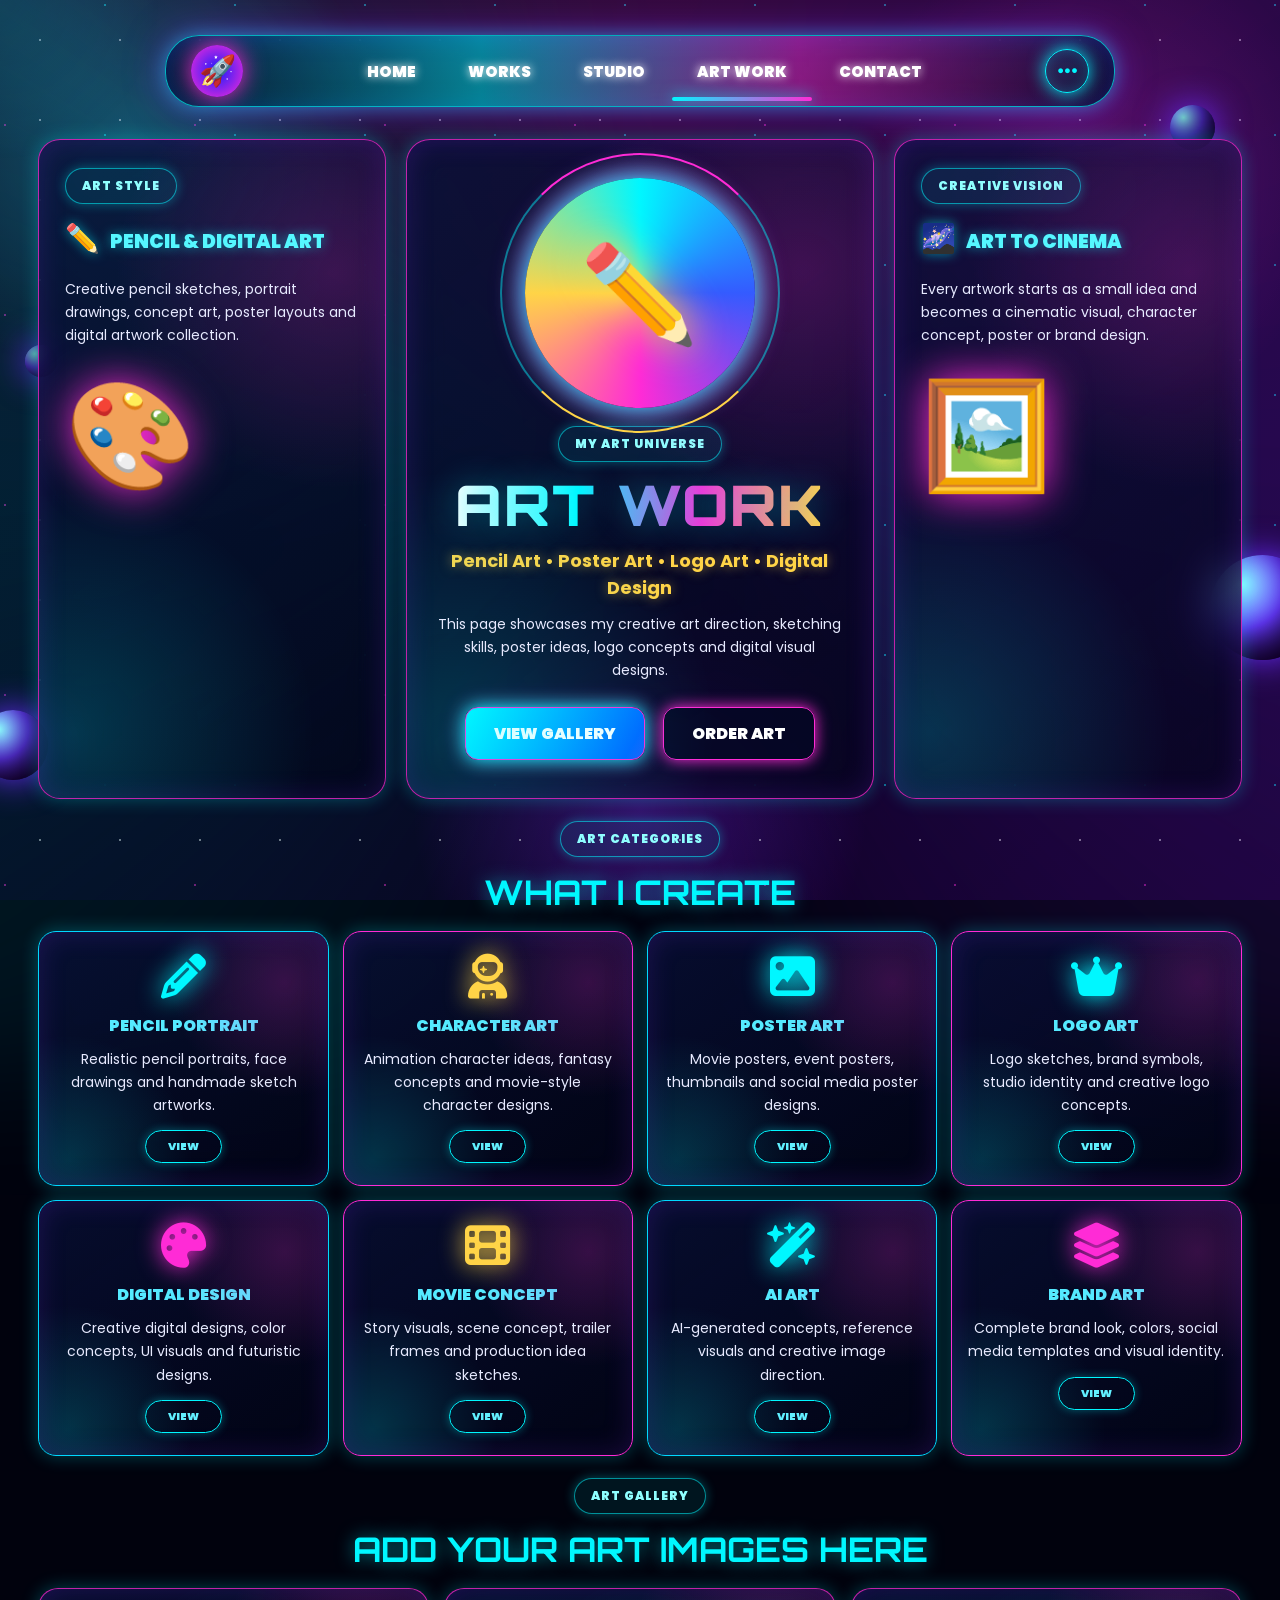
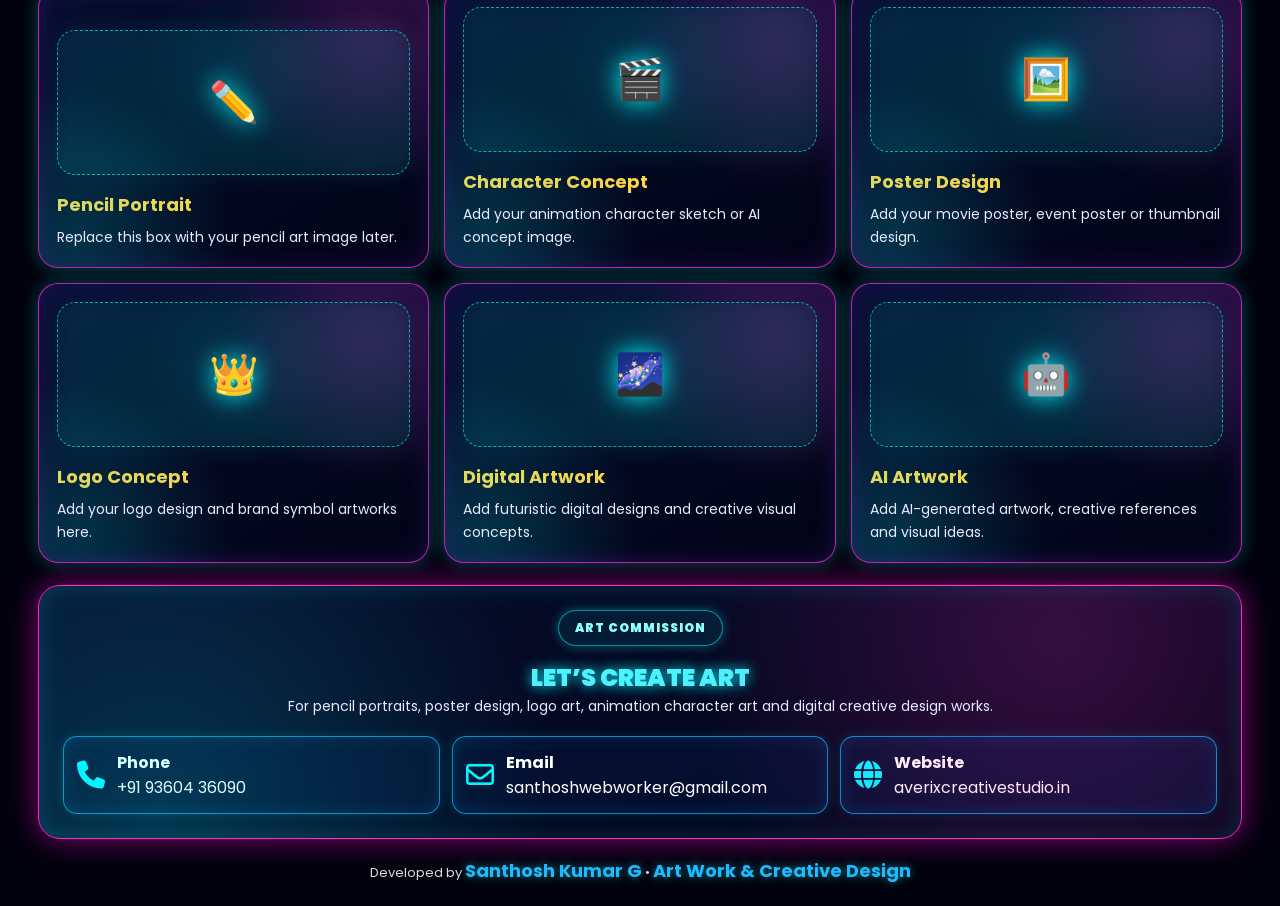
<file: art.html>
<!DOCTYPE html>
<html lang="en">
<head>
<meta charset="UTF-8">
<meta name="viewport" content="width=device-width,initial-scale=1.0">
<title>Art Work | Santhosh Kumar G</title>
<link href="https://fonts.googleapis.com/css2?family=Orbitron:wght@500;700;900&family=Poppins:wght@300;400;500;600;700;800;900&display=swap" rel="stylesheet">
<link rel="stylesheet" href="https://cdnjs.cloudflare.com/ajax/libs/font-awesome/6.5.0/css/all.min.css">
<style>
*{margin:0;padding:0;box-sizing:border-box}
:root{--cyan:#00f7ff;--blue:#0066ff;--pink:#ff2bd6;--purple:#8a2bff;--yellow:#ffd447}
html{scroll-behavior:smooth}
body{font-family:Poppins,sans-serif;color:#fff;min-height:100vh;overflow-x:hidden;background:#01020d}
body:before{content:"";position:fixed;inset:0;z-index:-5;background:radial-gradient(circle at 10% 15%,rgba(0,247,255,.28),transparent 18%),radial-gradient(circle at 85% 20%,rgba(255,43,214,.25),transparent 19%),radial-gradient(circle at 50% 90%,rgba(138,43,255,.32),transparent 22%),linear-gradient(135deg,#020414 0%,#050019 45%,#12002a 100%)}
body:after{content:"";position:fixed;inset:0;z-index:-4;background-image:radial-gradient(#fff 1px,transparent 1px),radial-gradient(var(--cyan) 1px,transparent 1px),radial-gradient(var(--pink) 1px,transparent 1px);background-size:80px 80px,130px 130px,190px 190px;background-position:0 0,40px 70px,100px 30px;opacity:.45;animation:stars 25s linear infinite}
@keyframes stars{to{background-position:400px 300px,240px 470px,500px 330px}}
.aurora{position:fixed;inset:-20%;z-index:-3;background:conic-gradient(from 180deg at 50% 50%,transparent,#00f7ff22,#ff2bd633,#8a2bff33,transparent);filter:blur(65px);animation:aurora 14s ease-in-out infinite alternate}
@keyframes aurora{to{transform:rotate(18deg) scale(1.12)}}
.shooting-star{position:fixed;width:130px;height:2px;background:linear-gradient(90deg,transparent,#fff,var(--cyan));z-index:-1;filter:drop-shadow(0 0 8px var(--cyan));animation:shoot 5s linear infinite}
.s1{top:80px;left:-200px}.s2{top:300px;left:-260px;animation-delay:2s}.s3{top:570px;left:-300px;animation-delay:3.8s}
@keyframes shoot{0%{transform:translateX(0) translateY(0) rotate(-20deg);opacity:0}10%{opacity:1}100%{transform:translateX(150vw) translateY(520px) rotate(-20deg);opacity:0}}
.planet{position:fixed;border-radius:50%;z-index:-2;background:radial-gradient(circle at 30% 28%,#8dffff,#6539ff 42%,#210050 78%);box-shadow:0 0 35px #6a2bff,inset -18px -18px 30px #0008;animation:float 7s ease-in-out infinite}
.p1{width:70px;height:70px;left:-22px;bottom:120px}.p2{width:105px;height:105px;right:-35px;bottom:240px}.p3{width:32px;height:32px;left:25px;top:345px}.p4{width:45px;height:45px;right:65px;top:105px}
@keyframes float{50%{transform:translateY(-28px) rotate(12deg)}}
.page{width:min(1220px,94%);margin:auto;padding:35px 0 22px}
.navbar{width:min(950px,94%);height:72px;margin:0 auto 32px;border-radius:34px;display:flex;align-items:center;justify-content:space-between;padding:0 25px;background:linear-gradient(180deg,rgba(10,18,60,.78),rgba(2,4,22,.75));border:1px solid rgba(0,247,255,.7);box-shadow:0 0 18px #00f7ff66,0 0 38px #8a2bff88,inset 0 0 25px #005eff44;backdrop-filter:blur(18px);position:relative;overflow:hidden;z-index:9999}
.navbar:before{content:"";position:absolute;inset:-2px;background:linear-gradient(90deg,transparent,var(--cyan),var(--pink),transparent);opacity:.5;animation:borderMove 4s linear infinite}
.navbar>*{position:relative;z-index:2}
@keyframes borderMove{to{transform:translateX(70%)}}
.logo{width:52px;height:52px;border-radius:50%;display:grid;place-items:center;font-size:30px;background:radial-gradient(circle,#161cff,#ff2bd6);box-shadow:0 0 25px var(--pink);animation:pulse 2.5s infinite}
@keyframes pulse{50%{transform:scale(1.08);box-shadow:0 0 32px var(--cyan)}}
.navlinks{display:flex;gap:52px;align-items:center}
.navlinks a{color:#fff;text-decoration:none;font-weight:900;font-size:15px;text-shadow:0 0 10px #fff;position:relative}
.navlinks a:after{content:"";position:absolute;left:50%;right:50%;bottom:-18px;height:4px;background:linear-gradient(90deg,var(--cyan),var(--pink));border-radius:20px;box-shadow:0 0 15px var(--cyan);transition:.35s}
.navlinks a:hover:after,.navlinks a.active:after{left:-25px;right:-25px}
.menu{width:44px;height:44px;border-radius:50%;border:1px solid var(--cyan);display:grid;place-items:center;color:var(--cyan);font-size:22px;box-shadow:0 0 18px var(--cyan),inset 0 0 12px #00f7ff33;background:rgba(0,247,255,.08);cursor:pointer}
.hero{display:grid;grid-template-columns:1fr 1.35fr 1fr;gap:20px;align-items:stretch}
.card,.main-card,.art-card,.gallery-box,.contact{background:linear-gradient(145deg,rgba(8,16,55,.8),rgba(2,5,24,.68));border:1.5px solid rgba(255,43,214,.75);box-shadow:0 0 18px rgba(0,247,255,.28),inset 0 0 28px rgba(138,43,255,.18);backdrop-filter:blur(18px);position:relative;overflow:hidden;transition:.45s ease;transform-style:preserve-3d}
.card{border-radius:22px;padding:28px 26px;min-height:255px}
.main-card{border-radius:24px;padding:38px 30px;text-align:center;min-height:532px;display:flex;flex-direction:column;align-items:center;justify-content:center}
.card:hover,.art-card:hover,.gallery-box:hover,.main-card:hover{transform:perspective(1000px) rotateX(4deg) rotateY(-4deg) translateY(-8px);box-shadow:0 0 30px #00f7ff88,0 0 55px #ff2bd655,inset 0 0 35px #8a2bff44}
.card:before,.main-card:before,.art-card:before,.gallery-box:before,.contact:before{content:"";position:absolute;inset:0;background:radial-gradient(circle at 85% 20%,rgba(255,43,214,.2),transparent 36%),radial-gradient(circle at 10% 90%,rgba(0,247,255,.18),transparent 36%);pointer-events:none}
.tag{display:inline-block;color:#8fffff;font-size:12px;font-weight:900;letter-spacing:1px;border:1px solid rgba(0,247,255,.55);padding:8px 16px;border-radius:999px;background:rgba(0,247,255,.08);box-shadow:0 0 12px #00f7ff55;margin-bottom:14px}
h1{font-family:Orbitron,sans-serif;font-size:56px;line-height:1.05;font-weight:900;letter-spacing:2px;background:linear-gradient(90deg,#fff,var(--cyan),var(--pink),var(--yellow));-webkit-background-clip:text;color:transparent;text-shadow:0 0 35px #00f7ff55}
.main-card h2{font-size:18px;color:var(--yellow);margin:12px 0;text-shadow:0 0 12px #ffd44788}
.main-card p,.card p,.art-card p,.gallery-box p,.contact p{color:#e7eaff;font-size:14px;line-height:1.65;position:relative;z-index:2}
.card h2{font-size:19px;color:#55f7ff;margin-bottom:18px;font-weight:900;position:relative;z-index:2;text-shadow:0 0 12px #00f7ff88}
.card h2 span{font-size:28px;margin-right:10px}
.icon-big{font-size:105px;filter:drop-shadow(0 0 22px var(--pink));animation:floatIcon 4s ease-in-out infinite;margin-top:10px}
@keyframes floatIcon{50%{transform:translateY(-12px) rotate(6deg)}}
.art-orb{width:230px;height:230px;border-radius:50%;padding:8px;margin:0 auto 18px;background:conic-gradient(var(--cyan),#345bff,var(--pink),var(--yellow),var(--cyan));box-shadow:0 0 28px var(--cyan),0 0 32px var(--pink);position:relative;display:grid;place-items:center;font-size:95px}
.art-orb:before{content:"";position:absolute;inset:-25px;border-radius:50%;border:2px solid rgba(0,247,255,.45);border-top-color:var(--pink);border-bottom-color:var(--yellow);animation:orbit 12s linear infinite}
.art-orb span{position:relative;z-index:2;filter:drop-shadow(0 0 20px var(--yellow))}
@keyframes orbit{to{transform:rotate(360deg)}}
.btns{display:flex;gap:18px;margin-top:25px;flex-wrap:wrap;justify-content:center}
.btn{color:#fff;text-decoration:none;font-weight:900;padding:13px 28px;border-radius:13px;border:1px solid var(--pink);background:linear-gradient(120deg,var(--cyan),var(--blue),var(--pink),var(--yellow));background-size:300%;box-shadow:0 0 18px var(--cyan),0 0 24px #ff2bd666;animation:btnGlow 5s linear infinite;transition:.3s}
.btn:hover{transform:translateY(-4px) scale(1.04)}
.btn.outline{background:rgba(2,8,35,.6);box-shadow:0 0 15px var(--pink)}
@keyframes btnGlow{to{background-position:300%}}
.section{margin-top:22px}
.section-title{text-align:center;margin-bottom:18px}
.section-title h2{font-family:Orbitron,sans-serif;font-size:34px;color:var(--cyan);text-shadow:0 0 18px #00f7ff88}
.art-grid{display:grid;grid-template-columns:repeat(4,1fr);gap:14px}
.art-card{border-radius:18px;padding:22px 16px;text-align:center;min-height:215px;border-color:#00d9ff}
.art-card:nth-child(even){border-color:#ff2bd6}
.art-card i{font-size:45px;color:var(--cyan);filter:drop-shadow(0 0 12px var(--cyan));margin-bottom:14px}
.art-card:nth-child(2) i,.art-card:nth-child(6) i{color:var(--yellow);filter:drop-shadow(0 0 12px var(--yellow))}
.art-card:nth-child(5) i,.art-card:nth-child(8) i{color:var(--pink);filter:drop-shadow(0 0 12px var(--pink))}
.art-card h3{font-size:16px;margin-bottom:10px;color:#55eaff;font-weight:900}
.art-card a{display:inline-block;margin-top:13px;text-decoration:none;color:#62efff;font-size:11px;font-weight:900;border:1px solid var(--cyan);padding:7px 22px;border-radius:20px;box-shadow:0 0 10px #00f7ff55}
.gallery{display:grid;grid-template-columns:repeat(3,1fr);gap:15px;margin-top:18px}
.gallery-box{border-radius:20px;min-height:240px;padding:18px;display:flex;flex-direction:column;justify-content:flex-end;background:linear-gradient(145deg,rgba(8,16,55,.8),rgba(2,5,24,.68)),radial-gradient(circle at 50% 30%,rgba(0,247,255,.25),transparent 35%)}
.placeholder{height:145px;border-radius:18px;border:1px dashed rgba(0,247,255,.65);display:grid;place-items:center;margin-bottom:16px;background:rgba(0,247,255,.06);font-size:40px;filter:drop-shadow(0 0 12px var(--cyan))}
.gallery-box h3{color:var(--yellow);font-size:18px;margin-bottom:8px}
.contact{margin-top:22px;padding:24px;border-radius:22px;text-align:center;border-color:#ff28c9;box-shadow:0 0 30px rgba(255,0,204,.52),inset 0 0 28px rgba(0,247,255,.14)}
.contact h2{color:#4df2ff;font-size:24px;font-weight:900;text-shadow:0 0 13px var(--cyan)}
.contact-row{display:grid;grid-template-columns:repeat(3,1fr);gap:12px;margin-top:18px}
.contact-box{border:1px solid rgba(0,185,255,.75);border-radius:14px;min-height:76px;display:flex;align-items:center;gap:12px;padding:13px;background:rgba(4,18,55,.75);text-align:left;box-shadow:inset 0 0 18px rgba(0,174,255,.14),0 0 12px #00f7ff22;text-decoration:none;color:#fff}
.contact-box i{font-size:28px;color:var(--cyan)}
.footer{text-align:center;padding:18px 0 0;color:#ddd;font-size:13px}
.footer b{color:#1ebaff;font-size:18px;text-shadow:0 0 10px #00f7ff88}
.cursor-glow{position:fixed;width:350px;height:350px;border-radius:50%;background:radial-gradient(circle,rgba(0,247,255,.13),transparent 65%);pointer-events:none;z-index:-1;transform:translate(-50%,-50%)}

@media(max-width:1050px){
.hero{grid-template-columns:1fr}
.art-grid{grid-template-columns:repeat(2,1fr)}
.gallery{grid-template-columns:1fr 1fr}
.contact-row{grid-template-columns:1fr 1fr}
.navlinks{gap:20px}
}

@media(max-width:768px){
.page{width:100%;padding:12px 10px 18px}
.navbar{width:100%;min-height:70px;height:auto;margin:0 auto 16px;border-radius:22px;padding:12px 14px;display:flex;align-items:center;justify-content:space-between;overflow:visible;position:relative;z-index:9999}
.logo{width:45px;height:45px;font-size:25px;margin:0}
.menu{display:grid;width:45px;height:45px;border-radius:50%;background:rgba(0,247,255,.08);border:1px solid var(--cyan);cursor:pointer}
.navlinks{position:absolute;top:68px;right:10px;width:220px;display:none;grid-template-columns:1fr;gap:9px;padding:12px;border-radius:18px;background:rgba(3,8,35,.98);border:1px solid rgba(0,247,255,.75);box-shadow:0 0 25px #00f7ff99,0 0 35px #ff2bd666;backdrop-filter:blur(18px);z-index:10000}
.navlinks.show{display:grid}
.navlinks a{font-size:12px;padding:12px 10px;border-radius:13px;background:rgba(255,255,255,.08);border:1px solid rgba(0,247,255,.25);text-align:center;white-space:nowrap}
.navlinks a:after{display:none}
.navlinks a.active{background:linear-gradient(120deg,rgba(0,247,255,.28),rgba(255,43,214,.22));box-shadow:0 0 13px rgba(0,247,255,.35)}
.hero{display:flex;flex-direction:column}
.main-card{order:-1;min-height:auto;padding:28px 14px;border-radius:22px;position:relative;z-index:1}
.art-orb{width:185px;height:185px;margin-bottom:14px}
.art-orb:before{inset:-16px}
.card{padding:20px 15px;border-radius:20px;min-height:auto}
.card h2{font-size:16px;margin-bottom:15px}
.card h2 span{font-size:22px}
h1{font-size:34px}
.main-card h2{font-size:14px}
.main-card p,.card p,.art-card p,.gallery-box p,.contact p{font-size:12.5px}
.tag{font-size:10.5px;padding:7px 12px}
.icon-big{font-size:70px;opacity:.4}
.btns{gap:10px;margin-top:18px}
.btn{width:150px;text-align:center;padding:11px 10px;font-size:11.5px}
.section{margin-top:16px}
.section-title h2{font-size:22px}
.art-grid{grid-template-columns:1fr 1fr;gap:10px}
.art-card{min-height:175px;padding:16px 8px;border-radius:16px}
.art-card i{font-size:32px;margin-bottom:10px}
.art-card h3{font-size:12px}
.art-card p{font-size:10.5px;line-height:1.4}
.art-card a{font-size:10px;padding:6px 14px}
.gallery{grid-template-columns:1fr;gap:10px}
.gallery-box{min-height:auto;padding:14px;border-radius:16px}
.placeholder{height:115px;font-size:34px}
.gallery-box h3{font-size:15px}
.contact{padding:18px 10px;border-radius:20px}
.contact h2{font-size:18px}
.contact-row{grid-template-columns:1fr;gap:9px}
.contact-box{min-height:66px;padding:12px;font-size:12px}
.footer{padding:15px 5px 0;font-size:11px}
.cursor-glow{display:none}
}

@media(max-width:380px){
.navlinks{width:200px}
.art-grid{grid-template-columns:1fr}
.btn{width:100%}
h1{font-size:30px}
.art-orb{width:165px;height:165px}
}
</style>
</head>
<body>

<div class="aurora"></div>
<div class="shooting-star s1"></div>
<div class="shooting-star s2"></div>
<div class="shooting-star s3"></div>
<div class="planet p1"></div>
<div class="planet p2"></div>
<div class="planet p3"></div>
<div class="planet p4"></div>
<div class="cursor-glow" id="cursorGlow"></div>

<div class="page">

<nav class="navbar">
<div class="logo">🚀</div>
<div class="navlinks" id="navLinks">
<a href="index.html">HOME</a>
<a href="work.html">WORKS</a>
<a href="studio.html">STUDIO</a>
<a class="active" href="art.html">ART WORK</a>
<a href="contact.html">CONTACT</a>
</div>
<button class="menu" id="menuBtn" type="button"><i class="fa-solid fa-ellipsis"></i></button>
</nav>

<section class="hero">

<div class="card">
<span class="tag">ART STYLE</span>
<h2><span>✏️</span>PENCIL & DIGITAL ART</h2>
<p>Creative pencil sketches, portrait drawings, concept art, poster layouts and digital artwork collection.</p>
<div class="icon-big">🎨</div>
</div>

<div class="main-card">
<div class="art-orb"><span>✏️</span></div>
<span class="tag">MY ART UNIVERSE</span>
<h1>ART WORK</h1>
<h2>Pencil Art • Poster Art • Logo Art • Digital Design</h2>
<p>This page showcases my creative art direction, sketching skills, poster ideas, logo concepts and digital visual designs.</p>
<div class="btns">
<a class="btn" href="#gallery">VIEW GALLERY</a>
<a class="btn outline" href="#contact">ORDER ART</a>
</div>
</div>

<div class="card">
<span class="tag">CREATIVE VISION</span>
<h2><span>🌌</span>ART TO CINEMA</h2>
<p>Every artwork starts as a small idea and becomes a cinematic visual, character concept, poster or brand design.</p>
<div class="icon-big">🖼️</div>
</div>

</section>

<section class="section">
<div class="section-title">
<span class="tag">ART CATEGORIES</span>
<h2>WHAT I CREATE</h2>
</div>

<div class="art-grid">
<div class="art-card"><i class="fa-solid fa-pencil"></i><h3>PENCIL PORTRAIT</h3><p>Realistic pencil portraits, face drawings and handmade sketch artworks.</p><a href="#gallery">VIEW</a></div>
<div class="art-card"><i class="fa-solid fa-user-astronaut"></i><h3>CHARACTER ART</h3><p>Animation character ideas, fantasy concepts and movie-style character designs.</p><a href="#gallery">VIEW</a></div>
<div class="art-card"><i class="fa-solid fa-image"></i><h3>POSTER ART</h3><p>Movie posters, event posters, thumbnails and social media poster designs.</p><a href="#gallery">VIEW</a></div>
<div class="art-card"><i class="fa-solid fa-crown"></i><h3>LOGO ART</h3><p>Logo sketches, brand symbols, studio identity and creative logo concepts.</p><a href="#gallery">VIEW</a></div>
<div class="art-card"><i class="fa-solid fa-palette"></i><h3>DIGITAL DESIGN</h3><p>Creative digital designs, color concepts, UI visuals and futuristic designs.</p><a href="#gallery">VIEW</a></div>
<div class="art-card"><i class="fa-solid fa-film"></i><h3>MOVIE CONCEPT</h3><p>Story visuals, scene concept, trailer frames and production idea sketches.</p><a href="#gallery">VIEW</a></div>
<div class="art-card"><i class="fa-solid fa-wand-magic-sparkles"></i><h3>AI ART</h3><p>AI-generated concepts, reference visuals and creative image direction.</p><a href="#gallery">VIEW</a></div>
<div class="art-card"><i class="fa-solid fa-layer-group"></i><h3>BRAND ART</h3><p>Complete brand look, colors, social media templates and visual identity.</p><a href="#gallery">VIEW</a></div>
</div>
</section>

<section class="section" id="gallery">
<div class="section-title">
<span class="tag">ART GALLERY</span>
<h2>ADD YOUR ART IMAGES HERE</h2>
</div>

<div class="gallery">
<div class="gallery-box"><div class="placeholder">✏️</div><h3>Pencil Portrait</h3><p>Replace this box with your pencil art image later.</p></div>
<div class="gallery-box"><div class="placeholder">🎬</div><h3>Character Concept</h3><p>Add your animation character sketch or AI concept image.</p></div>
<div class="gallery-box"><div class="placeholder">🖼️</div><h3>Poster Design</h3><p>Add your movie poster, event poster or thumbnail design.</p></div>
<div class="gallery-box"><div class="placeholder">👑</div><h3>Logo Concept</h3><p>Add your logo design and brand symbol artworks here.</p></div>
<div class="gallery-box"><div class="placeholder">🌌</div><h3>Digital Artwork</h3><p>Add futuristic digital designs and creative visual concepts.</p></div>
<div class="gallery-box"><div class="placeholder">🤖</div><h3>AI Artwork</h3><p>Add AI-generated artwork, creative references and visual ideas.</p></div>
</div>
</section>

<section class="contact" id="contact">
<span class="tag">ART COMMISSION</span>
<h2>LET’S CREATE ART</h2>
<p>For pencil portraits, poster design, logo art, animation character art and digital creative design works.</p>

<div class="contact-row">
<a class="contact-box" href="tel:+919360436090"><i class="fa-solid fa-phone"></i><div><b>Phone</b><br>+91 93604 36090</div></a>
<a class="contact-box" href="mailto:santhoshwebworker@gmail.com"><i class="fa-regular fa-envelope"></i><div><b>Email</b><br>santhoshwebworker@gmail.com</div></a>
<a class="contact-box" href="https://averixcreativestudio.in" target="_blank"><i class="fa-solid fa-globe"></i><div><b>Website</b><br>averixcreativestudio.in</div></a>
</div>
</section>

<div class="footer">Developed by <b>Santhosh Kumar G</b> • <b>Art Work & Creative Design</b></div>

</div>

<script>
const glow=document.getElementById("cursorGlow");
document.addEventListener("mousemove",e=>{if(glow){glow.style.left=e.clientX+"px";glow.style.top=e.clientY+"px";}});

const menuBtn=document.getElementById("menuBtn");
const navLinks=document.getElementById("navLinks");

menuBtn.addEventListener("click",e=>{
e.stopPropagation();
navLinks.classList.toggle("show");
});

document.addEventListener("click",e=>{
if(!navLinks.contains(e.target)&&!menuBtn.contains(e.target)){navLinks.classList.remove("show");}
});

document.querySelectorAll(".navlinks a").forEach(link=>{
link.addEventListener("click",()=>navLinks.classList.remove("show"));
});

if(window.innerWidth>768){
document.querySelectorAll(".card,.art-card,.gallery-box,.main-card").forEach(card=>{
card.addEventListener("mousemove",e=>{
const r=card.getBoundingClientRect(),x=e.clientX-r.left,y=e.clientY-r.top;
const rx=((y/r.height)-.5)*8,ry=((x/r.width)-.5)*-8;
card.style.transform=`perspective(900px) rotateX(${rx}deg) rotateY(${ry}deg) translateY(-6px)`;
});
card.addEventListener("mouseleave",()=>card.style.transform="");
});
}
</script>

</body>
</html>
</file>
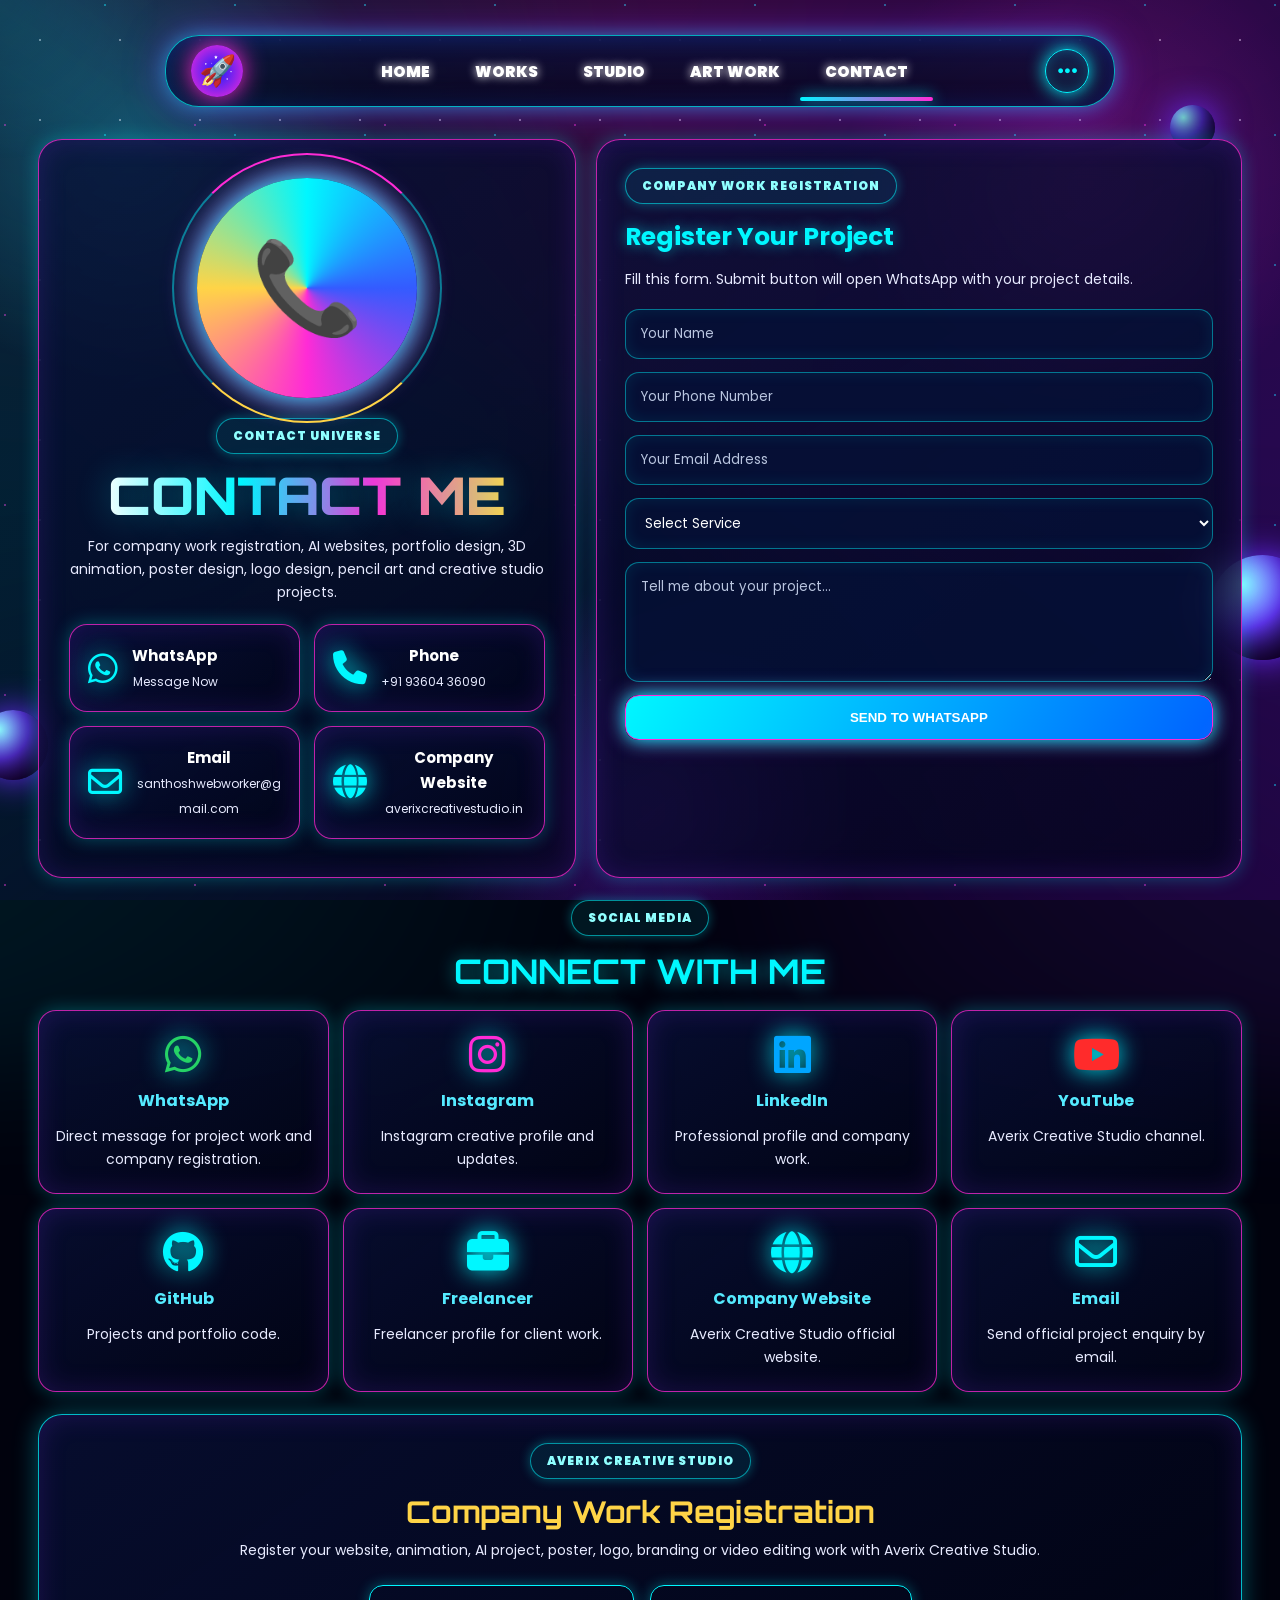
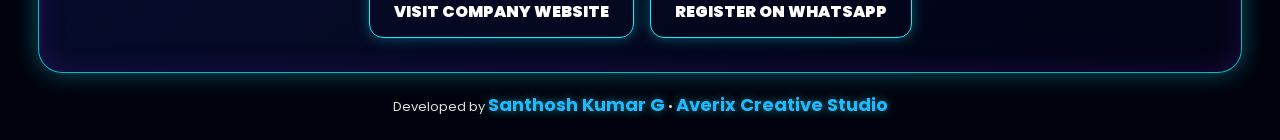
<file: contact.html>
<!DOCTYPE html>
<html lang="en">
<head>
<meta charset="UTF-8">
<meta name="viewport" content="width=device-width,initial-scale=1.0">
<title>Contact | Santhosh Kumar G</title>
<link href="https://fonts.googleapis.com/css2?family=Orbitron:wght@500;700;900&family=Poppins:wght@300;400;500;600;700;800;900&display=swap" rel="stylesheet">
<link rel="stylesheet" href="https://cdnjs.cloudflare.com/ajax/libs/font-awesome/6.5.0/css/all.min.css">
<style>
*{margin:0;padding:0;box-sizing:border-box}
:root{--cyan:#00f7ff;--blue:#0066ff;--pink:#ff2bd6;--purple:#8a2bff;--yellow:#ffd447}
html{scroll-behavior:smooth}
body{font-family:Poppins,sans-serif;color:#fff;min-height:100vh;overflow-x:hidden;background:#01020d}
body:before{content:"";position:fixed;inset:0;z-index:-5;background:radial-gradient(circle at 10% 15%,rgba(0,247,255,.28),transparent 18%),radial-gradient(circle at 85% 20%,rgba(255,43,214,.25),transparent 19%),radial-gradient(circle at 50% 90%,rgba(138,43,255,.32),transparent 22%),linear-gradient(135deg,#020414 0%,#050019 45%,#12002a 100%)}
body:after{content:"";position:fixed;inset:0;z-index:-4;background-image:radial-gradient(#fff 1px,transparent 1px),radial-gradient(var(--cyan) 1px,transparent 1px),radial-gradient(var(--pink) 1px,transparent 1px);background-size:80px 80px,130px 130px,190px 190px;background-position:0 0,40px 70px,100px 30px;opacity:.45;animation:stars 25s linear infinite}
@keyframes stars{to{background-position:400px 300px,240px 470px,500px 330px}}
.aurora{position:fixed;inset:-20%;z-index:-3;background:conic-gradient(from 180deg at 50% 50%,transparent,#00f7ff22,#ff2bd633,#8a2bff33,transparent);filter:blur(65px);animation:aurora 14s ease-in-out infinite alternate}
@keyframes aurora{to{transform:rotate(18deg) scale(1.12)}}
.planet{position:fixed;border-radius:50%;z-index:-2;background:radial-gradient(circle at 30% 28%,#8dffff,#6539ff 42%,#210050 78%);box-shadow:0 0 35px #6a2bff,inset -18px -18px 30px #0008;animation:float 7s ease-in-out infinite}
.p1{width:70px;height:70px;left:-22px;bottom:120px}.p2{width:105px;height:105px;right:-35px;bottom:240px}.p3{width:45px;height:45px;right:65px;top:105px}
@keyframes float{50%{transform:translateY(-28px) rotate(12deg)}}
.page{width:min(1220px,94%);margin:auto;padding:35px 0 22px}
.navbar{width:min(950px,94%);height:72px;margin:0 auto 32px;border-radius:34px;display:flex;align-items:center;justify-content:space-between;padding:0 25px;background:linear-gradient(180deg,rgba(10,18,60,.78),rgba(2,4,22,.75));border:1px solid rgba(0,247,255,.7);box-shadow:0 0 18px #00f7ff66,0 0 38px #8a2bff88,inset 0 0 25px #005eff44;backdrop-filter:blur(18px);position:relative;overflow:hidden;z-index:9999}
.logo{width:52px;height:52px;border-radius:50%;display:grid;place-items:center;font-size:30px;background:radial-gradient(circle,#161cff,#ff2bd6);box-shadow:0 0 25px var(--pink)}
.navlinks{display:flex;gap:45px;align-items:center}
.navlinks a{color:#fff;text-decoration:none;font-weight:900;font-size:15px;text-shadow:0 0 10px #fff;position:relative}
.navlinks a:after{content:"";position:absolute;left:50%;right:50%;bottom:-18px;height:4px;background:linear-gradient(90deg,var(--cyan),var(--pink));border-radius:20px;box-shadow:0 0 15px var(--cyan);transition:.35s}
.navlinks a:hover:after,.navlinks a.active:after{left:-25px;right:-25px}
.menu{width:44px;height:44px;border-radius:50%;border:1px solid var(--cyan);display:grid;place-items:center;color:var(--cyan);font-size:22px;box-shadow:0 0 18px var(--cyan),inset 0 0 12px #00f7ff33;background:rgba(0,247,255,.08);cursor:pointer}
.hero{display:grid;grid-template-columns:1fr 1.2fr;gap:20px}
.card,.form-card,.social-card,.contact-box{background:linear-gradient(145deg,rgba(8,16,55,.8),rgba(2,5,24,.68));border:1.5px solid rgba(255,43,214,.75);box-shadow:0 0 18px rgba(0,247,255,.28),inset 0 0 28px rgba(138,43,255,.18);backdrop-filter:blur(18px);position:relative;overflow:hidden;transition:.45s ease;transform-style:preserve-3d}
.card:hover,.form-card:hover,.social-card:hover,.contact-box:hover{transform:translateY(-8px);box-shadow:0 0 30px #00f7ff88,0 0 55px #ff2bd655}
.card{border-radius:24px;padding:38px 30px;text-align:center;display:flex;flex-direction:column;align-items:center;justify-content:center}
.tag{display:inline-block;color:#8fffff;font-size:12px;font-weight:900;letter-spacing:1px;border:1px solid rgba(0,247,255,.55);padding:8px 16px;border-radius:999px;background:rgba(0,247,255,.08);box-shadow:0 0 12px #00f7ff55;margin-bottom:14px}
h1{font-family:Orbitron,sans-serif;font-size:52px;line-height:1.05;font-weight:900;background:linear-gradient(90deg,#fff,var(--cyan),var(--pink),var(--yellow));-webkit-background-clip:text;color:transparent;text-shadow:0 0 35px #00f7ff55}
.card p,.form-card p,.social-card p{color:#e7eaff;font-size:14px;line-height:1.65;margin-top:12px}
.contact-orb{width:220px;height:220px;border-radius:50%;padding:8px;margin:0 auto 20px;background:conic-gradient(var(--cyan),#345bff,var(--pink),var(--yellow),var(--cyan));box-shadow:0 0 28px var(--cyan),0 0 32px var(--pink);display:grid;place-items:center;font-size:90px;position:relative}
.contact-orb:before{content:"";position:absolute;inset:-25px;border-radius:50%;border:2px solid rgba(0,247,255,.45);border-top-color:var(--pink);border-bottom-color:var(--yellow);animation:orbit 12s linear infinite}
@keyframes orbit{to{transform:rotate(360deg)}}
.quick-grid{display:grid;grid-template-columns:repeat(2,1fr);gap:14px;margin-top:20px}
.contact-box{border-radius:18px;padding:18px;text-decoration:none;color:#fff;display:flex;align-items:center;gap:14px}
.contact-box i{font-size:34px;color:var(--cyan);filter:drop-shadow(0 0 12px var(--cyan))}
.contact-box b{font-size:15px;color:#fff}
.contact-box span{font-size:12px;color:#e7eaff;word-break:break-word}
.form-card{border-radius:24px;padding:28px}
.form-card h2,.social-card h2{font-size:25px;color:var(--cyan);text-shadow:0 0 14px #00f7ff88;margin-bottom:8px}
form{margin-top:18px;display:grid;gap:13px}
input,select,textarea{width:100%;padding:14px 15px;border-radius:14px;border:1px solid rgba(0,247,255,.45);background:rgba(4,18,55,.75);color:#fff;font-family:Poppins,sans-serif;outline:none;box-shadow:inset 0 0 15px #00f7ff18}
input::placeholder,textarea::placeholder{color:#b9c5df}
textarea{min-height:120px;resize:vertical}
.btn{border:none;cursor:pointer;color:#fff;text-decoration:none;font-weight:900;padding:14px 28px;border-radius:14px;border:1px solid var(--pink);background:linear-gradient(120deg,var(--cyan),var(--blue),var(--pink),var(--yellow));background-size:300%;box-shadow:0 0 18px var(--cyan),0 0 24px #ff2bd666;animation:btnGlow 5s linear infinite}
@keyframes btnGlow{to{background-position:300%}}
.section{margin-top:22px}
.section-title{text-align:center;margin-bottom:18px}
.section-title h2{font-family:Orbitron,sans-serif;font-size:34px;color:var(--cyan);text-shadow:0 0 18px #00f7ff88}
.social-grid{display:grid;grid-template-columns:repeat(4,1fr);gap:14px}
.social-card{border-radius:18px;padding:22px 16px;text-align:center;text-decoration:none;color:#fff;min-height:170px}
.social-card i{font-size:42px;color:var(--cyan);filter:drop-shadow(0 0 12px var(--cyan));margin-bottom:13px}
.social-card.whatsapp i{color:#25D366}.social-card.instagram i{color:#ff2bd6}.social-card.youtube i{color:#ff2b2b}.social-card.linkedin i{color:#00a6ff}
.social-card h3{font-size:16px;margin-bottom:8px;color:#55eaff}
.company{margin-top:22px;border-radius:24px;padding:28px;text-align:center;background:linear-gradient(145deg,rgba(8,16,55,.8),rgba(2,5,24,.68));border:1.5px solid rgba(0,247,255,.75);box-shadow:0 0 25px rgba(0,247,255,.35),inset 0 0 28px rgba(138,43,255,.18)}
.company h2{font-family:Orbitron,sans-serif;color:var(--yellow);font-size:30px}
.company p{color:#e7eaff;margin:10px 0 18px;font-size:14px}
.company a{display:inline-block;margin:6px;color:#fff;text-decoration:none;font-weight:900;padding:13px 24px;border-radius:14px;border:1px solid var(--cyan);box-shadow:0 0 14px #00f7ff55}
.footer{text-align:center;padding:18px 0 0;color:#ddd;font-size:13px}
.footer b{color:#1ebaff;font-size:18px;text-shadow:0 0 10px #00f7ff88}
.cursor-glow{position:fixed;width:350px;height:350px;border-radius:50%;background:radial-gradient(circle,rgba(0,247,255,.13),transparent 65%);pointer-events:none;z-index:-1;transform:translate(-50%,-50%)}

@media(max-width:1050px){
.hero{grid-template-columns:1fr}
.social-grid{grid-template-columns:repeat(2,1fr)}
.navlinks{gap:20px}
}

@media(max-width:768px){
.page{width:100%;padding:12px 10px 18px}
.navbar{width:100%;min-height:70px;height:auto;margin:0 auto 16px;border-radius:22px;padding:12px 14px;display:flex;align-items:center;justify-content:space-between;overflow:visible;position:relative;z-index:9999}
.logo{width:45px;height:45px;font-size:25px;margin:0}
.menu{display:grid;width:45px;height:45px;border-radius:50%;background:rgba(0,247,255,.08);border:1px solid var(--cyan);cursor:pointer}
.navlinks{position:absolute;top:68px;right:10px;width:220px;display:none;grid-template-columns:1fr;gap:9px;padding:12px;border-radius:18px;background:rgba(3,8,35,.98);border:1px solid rgba(0,247,255,.75);box-shadow:0 0 25px #00f7ff99,0 0 35px #ff2bd666;backdrop-filter:blur(18px);z-index:10000}
.navlinks.show{display:grid}
.navlinks a{font-size:12px;padding:12px 10px;border-radius:13px;background:rgba(255,255,255,.08);border:1px solid rgba(0,247,255,.25);text-align:center;white-space:nowrap}
.navlinks a:after{display:none}
.navlinks a.active{background:linear-gradient(120deg,rgba(0,247,255,.28),rgba(255,43,214,.22));box-shadow:0 0 13px rgba(0,247,255,.35)}
.hero{display:flex;flex-direction:column}
.card,.form-card{padding:24px 14px;border-radius:22px;position:relative;z-index:1}
.contact-orb{width:175px;height:175px;font-size:70px;margin-bottom:14px}
.contact-orb:before{inset:-16px}
h1{font-size:34px}
.form-card h2,.social-card h2{font-size:20px}
.card p,.form-card p,.social-card p,.company p{font-size:12.5px}
.tag{font-size:10.5px;padding:7px 12px}
.quick-grid{grid-template-columns:1fr;gap:10px}
.contact-box{min-height:66px;padding:12px;font-size:12px}
.contact-box i{font-size:28px}
input,select,textarea{padding:12px;font-size:12px}
.btn{padding:12px 10px;font-size:12px}
.section{margin-top:16px}
.section-title h2{font-size:22px}
.social-grid{grid-template-columns:1fr 1fr;gap:10px}
.social-card{min-height:150px;padding:16px 8px;border-radius:16px}
.social-card i{font-size:32px;margin-bottom:10px}
.social-card h3{font-size:12px}
.social-card p{font-size:10.5px;line-height:1.4}
.company{padding:20px 10px;border-radius:20px}
.company h2{font-size:22px}
.company a{width:100%;padding:12px 10px;font-size:11px}
.footer{padding:15px 5px 0;font-size:11px}
.cursor-glow{display:none}
}

@media(max-width:380px){
.navlinks{width:200px}
.social-grid{grid-template-columns:1fr}
h1{font-size:30px}
.contact-orb{width:155px;height:155px}
}
</style>
</head>
<body>

<div class="aurora"></div>
<div class="planet p1"></div>
<div class="planet p2"></div>
<div class="planet p3"></div>
<div class="cursor-glow" id="cursorGlow"></div>

<div class="page">

<nav class="navbar">
<div class="logo">🚀</div>
<div class="navlinks" id="navLinks">
<a href="index.html">HOME</a>
<a href="work.html">WORKS</a>
<a href="studio.html">STUDIO</a>
<a href="art.html">ART WORK</a>
<a class="active" href="contact.html">CONTACT</a>
</div>
<button class="menu" id="menuBtn" type="button"><i class="fa-solid fa-ellipsis"></i></button>
</nav>

<section class="hero">

<div class="card">
<div class="contact-orb">📞</div>
<span class="tag">CONTACT UNIVERSE</span>
<h1>CONTACT ME</h1>
<p>For company work registration, AI websites, portfolio design, 3D animation, poster design, logo design, pencil art and creative studio projects.</p>

<div class="quick-grid">
<a class="contact-box" href="https://wa.me/919360436090?text=Hi%20Santhosh%2C%20I%20want%20to%20start%20a%20project" target="_blank"><i class="fa-brands fa-whatsapp"></i><div><b>WhatsApp</b><br><span>Message Now</span></div></a>
<a class="contact-box" href="tel:+919360436090"><i class="fa-solid fa-phone"></i><div><b>Phone</b><br><span>+91 93604 36090</span></div></a>
<a class="contact-box" href="mailto:santhoshwebworker@gmail.com"><i class="fa-regular fa-envelope"></i><div><b>Email</b><br><span>santhoshwebworker@gmail.com</span></div></a>
<a class="contact-box" href="https://averixcreativestudio.in" target="_blank"><i class="fa-solid fa-globe"></i><div><b>Company Website</b><br><span>averixcreativestudio.in</span></div></a>
</div>
</div>

<div class="form-card">
<span class="tag">COMPANY WORK REGISTRATION</span>
<h2>Register Your Project</h2>
<p>Fill this form. Submit button will open WhatsApp with your project details.</p>

<form onsubmit="sendWhatsApp(event)">
<input id="name" type="text" placeholder="Your Name" required>
<input id="phone" type="text" placeholder="Your Phone Number" required>
<input id="email" type="email" placeholder="Your Email Address">
<select id="service" required>
<option value="">Select Service</option>
<option>Website Design</option>
<option>Portfolio Website</option>
<option>3D Animation</option>
<option>AI Project</option>
<option>Poster Design</option>
<option>Logo Design</option>
<option>Video Editing</option>
<option>Branding Work</option>
<option>Other Company Work</option>
</select>
<textarea id="message" placeholder="Tell me about your project..." required></textarea>
<button class="btn" type="submit">SEND TO WHATSAPP</button>
</form>
</div>

</section>

<section class="section">
<div class="section-title">
<span class="tag">SOCIAL MEDIA</span>
<h2>CONNECT WITH ME</h2>
</div>

<div class="social-grid">
<a class="social-card whatsapp" href="https://wa.me/919360436090" target="_blank"><i class="fa-brands fa-whatsapp"></i><h3>WhatsApp</h3><p>Direct message for project work and company registration.</p></a>
<a class="social-card instagram" href="https://www.instagram.com/silent_animeboy?igsh=MmFkMTd4dnpzN3Jy" target="_blank"><i class="fa-brands fa-instagram"></i><h3>Instagram</h3><p>Instagram creative profile and updates.</p></a>
<a class="social-card linkedin" href="https://www.linkedin.com/in/santhosh-kumar-founder-a36814376?utm_source=share_via&utm_content=profile&utm_medium=member_android" target="_blank"><i class="fa-brands fa-linkedin"></i><h3>LinkedIn</h3><p>Professional profile and company work.</p></a>
<a class="social-card youtube" href="https://www.youtube.com/@Averixcreativestudio" target="_blank"><i class="fa-brands fa-youtube"></i><h3>YouTube</h3><p>Averix Creative Studio channel.</p></a>
<a class="social-card" href="https://github.com/santhoshkumar20044" target="_blank"><i class="fa-brands fa-github"></i><h3>GitHub</h3><p>Projects and portfolio code.</p></a>
<a class="social-card" href="https://www.freelancer.in/u/gsanthoshs?sb=t" target="_blank"><i class="fa-solid fa-briefcase"></i><h3>Freelancer</h3><p>Freelancer profile for client work.</p></a>
<a class="social-card" href="https://averixcreativestudio.in" target="_blank"><i class="fa-solid fa-globe"></i><h3>Company Website</h3><p>Averix Creative Studio official website.</p></a>
<a class="social-card" href="mailto:santhoshwebworker@gmail.com"><i class="fa-regular fa-envelope"></i><h3>Email</h3><p>Send official project enquiry by email.</p></a>
</div>
</section>

<section class="company">
<span class="tag">AVERIX CREATIVE STUDIO</span>
<h2>Company Work Registration</h2>
<p>Register your website, animation, AI project, poster, logo, branding or video editing work with Averix Creative Studio.</p>
<a href="https://averixcreativestudio.in" target="_blank">VISIT COMPANY WEBSITE</a>
<a href="https://wa.me/919360436090?text=Hi%20Averix%20Creative%20Studio%2C%20I%20want%20to%20register%20my%20company%20work" target="_blank">REGISTER ON WHATSAPP</a>
</section>

<div class="footer">Developed by <b>Santhosh Kumar G</b> • <b>Averix Creative Studio</b></div>

</div>

<script>
const glow=document.getElementById("cursorGlow");
document.addEventListener("mousemove",e=>{if(glow){glow.style.left=e.clientX+"px";glow.style.top=e.clientY+"px";}});

const menuBtn=document.getElementById("menuBtn");
const navLinks=document.getElementById("navLinks");

menuBtn.addEventListener("click",e=>{
e.stopPropagation();
navLinks.classList.toggle("show");
});

document.addEventListener("click",e=>{
if(!navLinks.contains(e.target)&&!menuBtn.contains(e.target)){navLinks.classList.remove("show");}
});

document.querySelectorAll(".navlinks a").forEach(link=>{
link.addEventListener("click",()=>navLinks.classList.remove("show"));
});

function sendWhatsApp(e){
e.preventDefault();
let name=document.getElementById("name").value;
let phone=document.getElementById("phone").value;
let email=document.getElementById("email").value;
let service=document.getElementById("service").value;
let message=document.getElementById("message").value;
let text=`Hi Santhosh, I want to register a company work.%0A%0AName: ${name}%0APhone: ${phone}%0AEmail: ${email}%0AService: ${service}%0AProject Details: ${message}`;
window.open(`https://wa.me/919360436090?text=${text}`,"_blank");
}
</script>

</body>
</html>
</file>
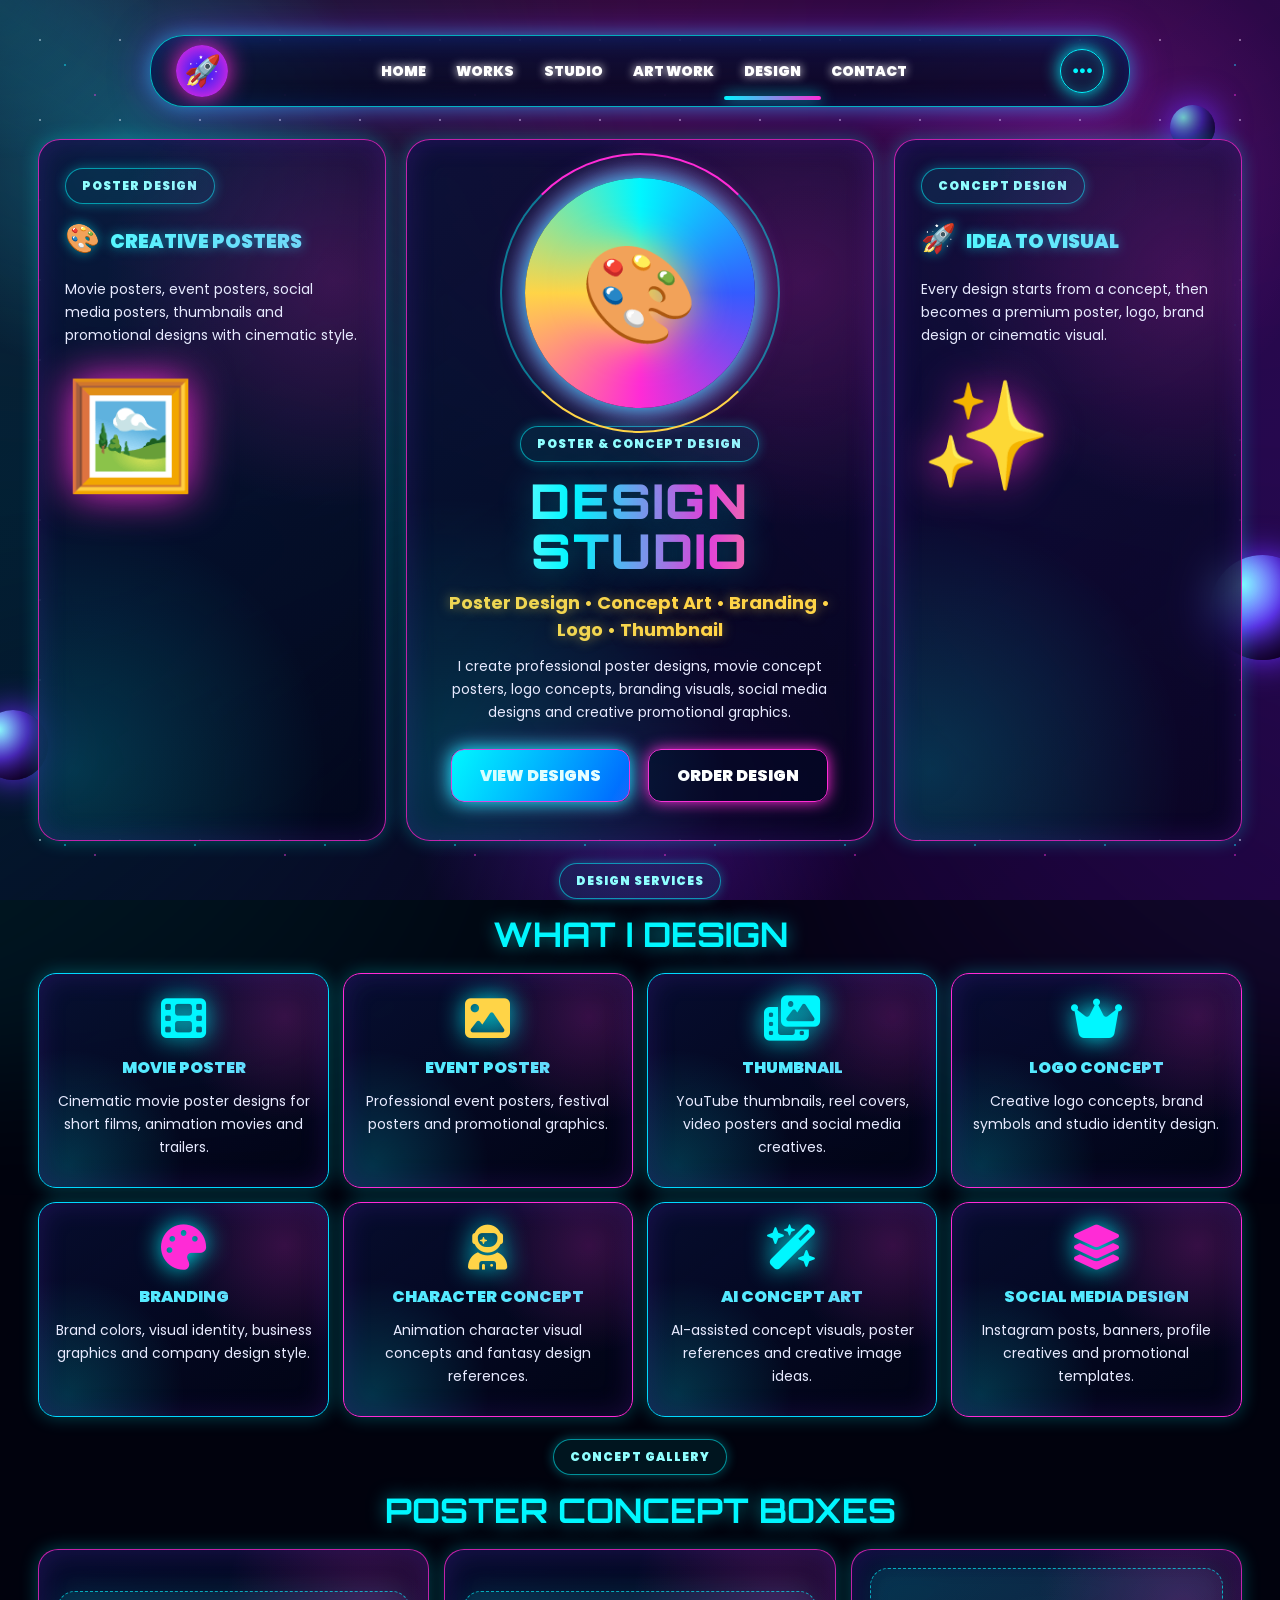
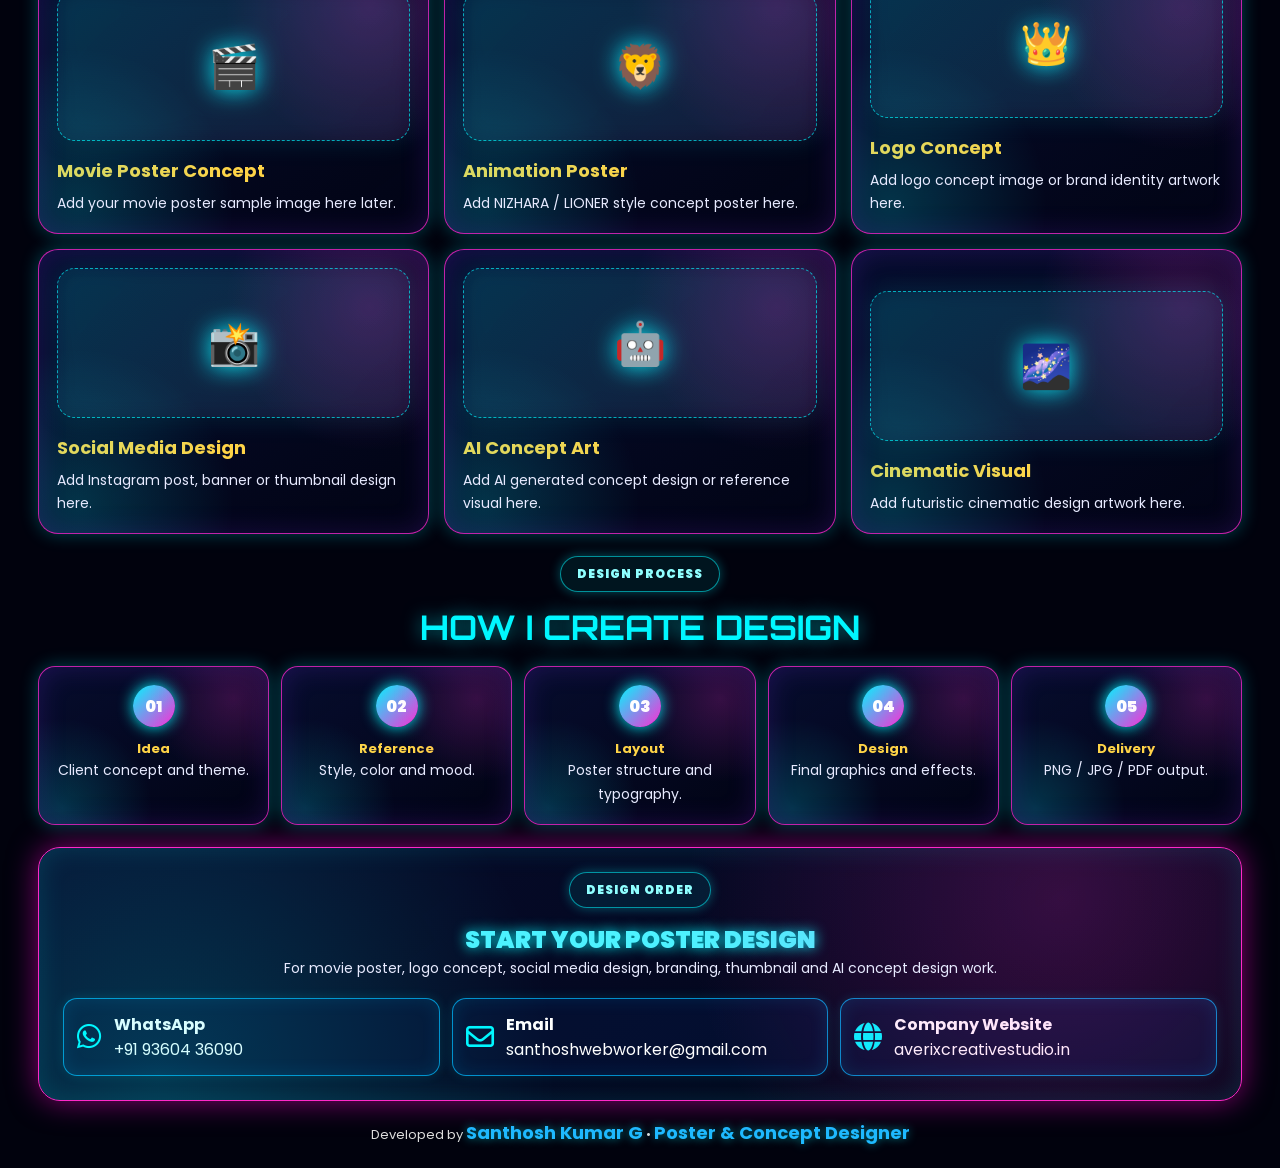
<file: design.html>
<!DOCTYPE html>
<html lang="en">
<head>
<meta charset="UTF-8">
<meta name="viewport" content="width=device-width,initial-scale=1.0">
<title>Poster & Concept Design | Santhosh Kumar G</title>
<link href="https://fonts.googleapis.com/css2?family=Orbitron:wght@500;700;900&family=Poppins:wght@300;400;500;600;700;800;900&display=swap" rel="stylesheet">
<link rel="stylesheet" href="https://cdnjs.cloudflare.com/ajax/libs/font-awesome/6.5.0/css/all.min.css">
<style>
*{margin:0;padding:0;box-sizing:border-box}
:root{--cyan:#00f7ff;--blue:#0066ff;--pink:#ff2bd6;--yellow:#ffd447;--purple:#8a2bff;--green:#00ff9c}
html{scroll-behavior:smooth}
body{font-family:Poppins,sans-serif;color:#fff;min-height:100vh;overflow-x:hidden;background:#01020d}
body:before{content:"";position:fixed;inset:0;z-index:-5;background:radial-gradient(circle at 10% 15%,rgba(0,247,255,.28),transparent 18%),radial-gradient(circle at 85% 20%,rgba(255,43,214,.25),transparent 19%),radial-gradient(circle at 50% 90%,rgba(138,43,255,.32),transparent 22%),linear-gradient(135deg,#020414 0%,#050019 45%,#12002a 100%)}
body:after{content:"";position:fixed;inset:0;z-index:-4;background-image:radial-gradient(#fff 1px,transparent 1px),radial-gradient(var(--cyan) 1px,transparent 1px),radial-gradient(var(--pink) 1px,transparent 1px);background-size:80px 80px,130px 130px,190px 190px;opacity:.45;animation:stars 25s linear infinite}
@keyframes stars{to{background-position:400px 300px,240px 470px,500px 330px}}
.aurora{position:fixed;inset:-20%;z-index:-3;background:conic-gradient(from 180deg at 50% 50%,transparent,#00f7ff22,#ff2bd633,#8a2bff33,transparent);filter:blur(65px);animation:aurora 14s ease-in-out infinite alternate}
@keyframes aurora{to{transform:rotate(18deg) scale(1.12)}}
.planet{position:fixed;border-radius:50%;z-index:-2;background:radial-gradient(circle at 30% 28%,#8dffff,#6539ff 42%,#210050 78%);box-shadow:0 0 35px #6a2bff,inset -18px -18px 30px #0008;animation:float 7s ease-in-out infinite}
.p1{width:70px;height:70px;left:-22px;bottom:120px}.p2{width:105px;height:105px;right:-35px;bottom:240px}.p3{width:45px;height:45px;right:65px;top:105px}
@keyframes float{50%{transform:translateY(-28px) rotate(12deg)}}
.page{width:min(1220px,94%);margin:auto;padding:35px 0 22px}
.navbar{width:min(980px,94%);height:72px;margin:0 auto 32px;border-radius:34px;display:flex;align-items:center;justify-content:space-between;padding:0 25px;background:linear-gradient(180deg,rgba(10,18,60,.78),rgba(2,4,22,.75));border:1px solid rgba(0,247,255,.7);box-shadow:0 0 18px #00f7ff66,0 0 38px #8a2bff88,inset 0 0 25px #005eff44;backdrop-filter:blur(18px);position:relative;overflow:hidden;z-index:9999}
.logo{width:52px;height:52px;border-radius:50%;display:grid;place-items:center;font-size:30px;background:radial-gradient(circle,#161cff,#ff2bd6);box-shadow:0 0 25px var(--pink)}
.navlinks{display:flex;gap:30px;align-items:center}
.navlinks a{color:#fff;text-decoration:none;font-weight:900;font-size:14px;text-shadow:0 0 10px #fff;position:relative}
.navlinks a:after{content:"";position:absolute;left:50%;right:50%;bottom:-18px;height:4px;background:linear-gradient(90deg,var(--cyan),var(--pink));border-radius:20px;box-shadow:0 0 15px var(--cyan);transition:.35s}
.navlinks a:hover:after,.navlinks a.active:after{left:-20px;right:-20px}
.menu{width:44px;height:44px;border-radius:50%;border:1px solid var(--cyan);display:grid;place-items:center;color:var(--cyan);font-size:22px;box-shadow:0 0 18px var(--cyan),inset 0 0 12px #00f7ff33;background:rgba(0,247,255,.08);cursor:pointer}
.hero{display:grid;grid-template-columns:1fr 1.35fr 1fr;gap:20px;align-items:stretch}
.card,.main-card,.design-card,.concept-card,.process-card,.contact{background:linear-gradient(145deg,rgba(8,16,55,.8),rgba(2,5,24,.68));border:1.5px solid rgba(255,43,214,.75);box-shadow:0 0 18px rgba(0,247,255,.28),inset 0 0 28px rgba(138,43,255,.18);backdrop-filter:blur(18px);position:relative;overflow:hidden;transition:.45s ease;transform-style:preserve-3d}
.card{border-radius:22px;padding:28px 26px;min-height:255px}
.main-card{border-radius:24px;padding:38px 30px;text-align:center;min-height:532px;display:flex;flex-direction:column;align-items:center;justify-content:center}
.card:hover,.design-card:hover,.concept-card:hover,.process-card:hover,.main-card:hover{transform:perspective(1000px) rotateX(4deg) rotateY(-4deg) translateY(-8px);box-shadow:0 0 30px #00f7ff88,0 0 55px #ff2bd655,inset 0 0 35px #8a2bff44}
.card:before,.main-card:before,.design-card:before,.concept-card:before,.process-card:before,.contact:before{content:"";position:absolute;inset:0;background:radial-gradient(circle at 85% 20%,rgba(255,43,214,.2),transparent 36%),radial-gradient(circle at 10% 90%,rgba(0,247,255,.18),transparent 36%);pointer-events:none}
.tag{display:inline-block;color:#8fffff;font-size:12px;font-weight:900;letter-spacing:1px;border:1px solid rgba(0,247,255,.55);padding:8px 16px;border-radius:999px;background:rgba(0,247,255,.08);box-shadow:0 0 12px #00f7ff55;margin-bottom:14px}
h1{font-family:Orbitron,sans-serif;font-size:48px;line-height:1.05;font-weight:900;letter-spacing:2px;background:linear-gradient(90deg,#fff,var(--cyan),var(--pink),var(--yellow));-webkit-background-clip:text;color:transparent;text-shadow:0 0 35px #00f7ff55}
.main-card h2{font-size:18px;color:var(--yellow);margin:12px 0;text-shadow:0 0 12px #ffd44788}
.main-card p,.card p,.design-card p,.concept-card p,.process-card p,.contact p{color:#e7eaff;font-size:14px;line-height:1.65;position:relative;z-index:2}
.card h2{font-size:19px;color:#55f7ff;margin-bottom:18px;font-weight:900;text-shadow:0 0 12px #00f7ff88}
.card h2 span{font-size:28px;margin-right:10px}
.icon-big{font-size:105px;filter:drop-shadow(0 0 22px var(--pink));animation:floatIcon 4s ease-in-out infinite;margin-top:10px}
@keyframes floatIcon{50%{transform:translateY(-12px) rotate(6deg)}}
.design-orb{width:230px;height:230px;border-radius:50%;padding:8px;margin:0 auto 18px;background:conic-gradient(var(--cyan),#345bff,var(--pink),var(--yellow),var(--cyan));box-shadow:0 0 28px var(--cyan),0 0 32px var(--pink);position:relative;display:grid;place-items:center;font-size:95px}
.design-orb:before{content:"";position:absolute;inset:-25px;border-radius:50%;border:2px solid rgba(0,247,255,.45);border-top-color:var(--pink);border-bottom-color:var(--yellow);animation:orbit 12s linear infinite}
.design-orb span{position:relative;z-index:2;filter:drop-shadow(0 0 20px var(--yellow))}
@keyframes orbit{to{transform:rotate(360deg)}}
.btns{display:flex;gap:18px;margin-top:25px;flex-wrap:wrap;justify-content:center}
.btn{color:#fff;text-decoration:none;font-weight:900;padding:13px 28px;border-radius:13px;border:1px solid var(--pink);background:linear-gradient(120deg,var(--cyan),var(--blue),var(--pink),var(--yellow));background-size:300%;box-shadow:0 0 18px var(--cyan),0 0 24px #ff2bd666;animation:btnGlow 5s linear infinite;transition:.3s}
.btn.outline{background:rgba(2,8,35,.6);box-shadow:0 0 15px var(--pink)}
@keyframes btnGlow{to{background-position:300%}}
.section{margin-top:22px}
.section-title{text-align:center;margin-bottom:18px}
.section-title h2{font-family:Orbitron,sans-serif;font-size:34px;color:var(--cyan);text-shadow:0 0 18px #00f7ff88}
.design-grid{display:grid;grid-template-columns:repeat(4,1fr);gap:14px}
.design-card{border-radius:18px;padding:22px 16px;text-align:center;min-height:215px;border-color:#00d9ff}
.design-card:nth-child(even){border-color:#ff2bd6}
.design-card i{font-size:45px;color:var(--cyan);filter:drop-shadow(0 0 12px var(--cyan));margin-bottom:14px}
.design-card:nth-child(2) i,.design-card:nth-child(6) i{color:var(--yellow)}
.design-card:nth-child(5) i,.design-card:nth-child(8) i{color:var(--pink)}
.design-card h3{font-size:16px;margin-bottom:10px;color:#55eaff;font-weight:900}
.concepts{display:grid;grid-template-columns:repeat(3,1fr);gap:15px}
.concept-card{border-radius:20px;min-height:250px;padding:18px;display:flex;flex-direction:column;justify-content:flex-end}
.poster-box{height:150px;border-radius:18px;border:1px dashed rgba(0,247,255,.65);display:grid;place-items:center;margin-bottom:16px;background:linear-gradient(135deg,rgba(0,247,255,.09),rgba(255,43,214,.08));font-size:42px;filter:drop-shadow(0 0 12px var(--cyan))}
.concept-card h3{color:var(--yellow);font-size:18px;margin-bottom:8px}
.process-grid{display:grid;grid-template-columns:repeat(5,1fr);gap:12px}
.process-card{border-radius:17px;padding:18px 12px;text-align:center;min-height:140px}
.process-card .num{width:42px;height:42px;border-radius:50%;display:grid;place-items:center;margin:0 auto 12px;background:linear-gradient(135deg,var(--cyan),var(--pink));box-shadow:0 0 15px var(--cyan);font-weight:900}
.process-card h3{font-size:13px;color:var(--yellow)}
.contact{margin-top:22px;padding:24px;border-radius:22px;text-align:center;border-color:#ff28c9;box-shadow:0 0 30px rgba(255,0,204,.52),inset 0 0 28px rgba(0,247,255,.14)}
.contact h2{color:#4df2ff;font-size:24px;font-weight:900;text-shadow:0 0 13px var(--cyan)}
.contact-row{display:grid;grid-template-columns:repeat(3,1fr);gap:12px;margin-top:18px}
.contact-box{border:1px solid rgba(0,185,255,.75);border-radius:14px;min-height:76px;display:flex;align-items:center;gap:12px;padding:13px;background:rgba(4,18,55,.75);text-align:left;box-shadow:inset 0 0 18px rgba(0,174,255,.14),0 0 12px #00f7ff22;text-decoration:none;color:#fff}
.contact-box i{font-size:28px;color:var(--cyan)}
.footer{text-align:center;padding:18px 0 0;color:#ddd;font-size:13px}
.footer b{color:#1ebaff;font-size:18px;text-shadow:0 0 10px #00f7ff88}
.cursor-glow{position:fixed;width:350px;height:350px;border-radius:50%;background:radial-gradient(circle,rgba(0,247,255,.13),transparent 65%);pointer-events:none;z-index:-1;transform:translate(-50%,-50%)}

@media(max-width:1050px){
.hero{grid-template-columns:1fr}
.design-grid{grid-template-columns:repeat(2,1fr)}
.concepts{grid-template-columns:1fr 1fr}
.process-grid{grid-template-columns:repeat(2,1fr)}
.contact-row{grid-template-columns:1fr 1fr}
.navlinks{gap:20px}
}

@media(max-width:768px){
.page{width:100%;padding:12px 10px 18px}
.navbar{width:100%;min-height:70px;height:auto;margin:0 auto 16px;border-radius:22px;padding:12px 14px;display:flex;align-items:center;justify-content:space-between;overflow:visible;position:relative;z-index:9999}
.logo{width:45px;height:45px;font-size:25px;margin:0}
.menu{display:grid;width:45px;height:45px;border-radius:50%;background:rgba(0,247,255,.08);border:1px solid var(--cyan);cursor:pointer}
.navlinks{position:absolute;top:68px;right:10px;width:220px;display:none;grid-template-columns:1fr;gap:9px;padding:12px;border-radius:18px;background:rgba(3,8,35,.98);border:1px solid rgba(0,247,255,.75);box-shadow:0 0 25px #00f7ff99,0 0 35px #ff2bd666;backdrop-filter:blur(18px);z-index:10000}
.navlinks.show{display:grid}
.navlinks a{font-size:12px;padding:12px 10px;border-radius:13px;background:rgba(255,255,255,.08);border:1px solid rgba(0,247,255,.25);text-align:center;white-space:nowrap}
.navlinks a:after{display:none}
.navlinks a.active{background:linear-gradient(120deg,rgba(0,247,255,.28),rgba(255,43,214,.22));box-shadow:0 0 13px rgba(0,247,255,.35)}
.hero{display:flex;flex-direction:column}
.main-card{order:-1;min-height:auto;padding:28px 14px;border-radius:22px;position:relative;z-index:1}
.design-orb{width:185px;height:185px;margin-bottom:14px}
.design-orb:before{inset:-16px}
.card{padding:20px 15px;border-radius:20px;min-height:auto}
.card h2{font-size:16px;margin-bottom:15px}
.card h2 span{font-size:22px}
h1{font-size:32px}
.main-card h2{font-size:14px}
.main-card p,.card p,.design-card p,.concept-card p,.process-card p,.contact p{font-size:12.5px}
.tag{font-size:10.5px;padding:7px 12px}
.icon-big{font-size:70px;opacity:.4}
.btns{gap:10px;margin-top:18px}
.btn{width:150px;text-align:center;padding:11px 10px;font-size:11.5px}
.section{margin-top:16px}
.section-title h2{font-size:22px}
.design-grid{grid-template-columns:1fr 1fr;gap:10px}
.design-card{min-height:175px;padding:16px 8px;border-radius:16px}
.design-card i{font-size:32px;margin-bottom:10px}
.design-card h3{font-size:12px}
.design-card p{font-size:10.5px;line-height:1.4}
.concepts{grid-template-columns:1fr;gap:10px}
.concept-card{min-height:auto;padding:14px;border-radius:16px}
.poster-box{height:115px;font-size:34px}
.concept-card h3{font-size:15px}
.process-grid{grid-template-columns:1fr 1fr;gap:10px}
.process-card{min-height:135px;padding:16px 8px;border-radius:16px}
.process-card .num{width:36px;height:36px;font-size:12px}
.process-card h3{font-size:12px}
.contact{padding:18px 10px;border-radius:20px}
.contact h2{font-size:18px}
.contact-row{grid-template-columns:1fr;gap:9px}
.contact-box{min-height:66px;padding:12px;font-size:12px}
.footer{padding:15px 5px 0;font-size:11px}
.cursor-glow{display:none}
}

@media(max-width:380px){
.navlinks{width:200px}
.design-grid,.process-grid{grid-template-columns:1fr}
.btn{width:100%}
h1{font-size:28px}
.design-orb{width:165px;height:165px}
}
</style>
</head>
<body>

<div class="aurora"></div>
<div class="planet p1"></div>
<div class="planet p2"></div>
<div class="planet p3"></div>
<div class="cursor-glow" id="cursorGlow"></div>

<div class="page">

<nav class="navbar">
<div class="logo">🚀</div>
<div class="navlinks" id="navLinks">
<a href="index.html">HOME</a>
<a href="work.html">WORKS</a>
<a href="studio.html">STUDIO</a>
<a href="art.html">ART WORK</a>
<a class="active" href="design.html">DESIGN</a>
<a href="contact.html">CONTACT</a>
</div>
<button class="menu" id="menuBtn" type="button"><i class="fa-solid fa-ellipsis"></i></button>
</nav>

<section class="hero">

<div class="card">
<span class="tag">POSTER DESIGN</span>
<h2><span>🎨</span>CREATIVE POSTERS</h2>
<p>Movie posters, event posters, social media posters, thumbnails and promotional designs with cinematic style.</p>
<div class="icon-big">🖼️</div>
</div>

<div class="main-card">
<div class="design-orb"><span>🎨</span></div>
<span class="tag">POSTER & CONCEPT DESIGN</span>
<h1>DESIGN STUDIO</h1>
<h2>Poster Design • Concept Art • Branding • Logo • Thumbnail</h2>
<p>I create professional poster designs, movie concept posters, logo concepts, branding visuals, social media designs and creative promotional graphics.</p>
<div class="btns">
<a class="btn" href="#services">VIEW DESIGNS</a>
<a class="btn outline" href="#contact">ORDER DESIGN</a>
</div>
</div>

<div class="card">
<span class="tag">CONCEPT DESIGN</span>
<h2><span>🚀</span>IDEA TO VISUAL</h2>
<p>Every design starts from a concept, then becomes a premium poster, logo, brand design or cinematic visual.</p>
<div class="icon-big">✨</div>
</div>

</section>

<section class="section" id="services">
<div class="section-title"><span class="tag">DESIGN SERVICES</span><h2>WHAT I DESIGN</h2></div>
<div class="design-grid">
<div class="design-card"><i class="fa-solid fa-film"></i><h3>MOVIE POSTER</h3><p>Cinematic movie poster designs for short films, animation movies and trailers.</p></div>
<div class="design-card"><i class="fa-solid fa-image"></i><h3>EVENT POSTER</h3><p>Professional event posters, festival posters and promotional graphics.</p></div>
<div class="design-card"><i class="fa-solid fa-photo-film"></i><h3>THUMBNAIL</h3><p>YouTube thumbnails, reel covers, video posters and social media creatives.</p></div>
<div class="design-card"><i class="fa-solid fa-crown"></i><h3>LOGO CONCEPT</h3><p>Creative logo concepts, brand symbols and studio identity design.</p></div>
<div class="design-card"><i class="fa-solid fa-palette"></i><h3>BRANDING</h3><p>Brand colors, visual identity, business graphics and company design style.</p></div>
<div class="design-card"><i class="fa-solid fa-user-astronaut"></i><h3>CHARACTER CONCEPT</h3><p>Animation character visual concepts and fantasy design references.</p></div>
<div class="design-card"><i class="fa-solid fa-wand-magic-sparkles"></i><h3>AI CONCEPT ART</h3><p>AI-assisted concept visuals, poster references and creative image ideas.</p></div>
<div class="design-card"><i class="fa-solid fa-layer-group"></i><h3>SOCIAL MEDIA DESIGN</h3><p>Instagram posts, banners, profile creatives and promotional templates.</p></div>
</div>
</section>

<section class="section">
<div class="section-title"><span class="tag">CONCEPT GALLERY</span><h2>POSTER CONCEPT BOXES</h2></div>
<div class="concepts">
<div class="concept-card"><div class="poster-box">🎬</div><h3>Movie Poster Concept</h3><p>Add your movie poster sample image here later.</p></div>
<div class="concept-card"><div class="poster-box">🦁</div><h3>Animation Poster</h3><p>Add NIZHARA / LIONER style concept poster here.</p></div>
<div class="concept-card"><div class="poster-box">👑</div><h3>Logo Concept</h3><p>Add logo concept image or brand identity artwork here.</p></div>
<div class="concept-card"><div class="poster-box">📸</div><h3>Social Media Design</h3><p>Add Instagram post, banner or thumbnail design here.</p></div>
<div class="concept-card"><div class="poster-box">🤖</div><h3>AI Concept Art</h3><p>Add AI generated concept design or reference visual here.</p></div>
<div class="concept-card"><div class="poster-box">🌌</div><h3>Cinematic Visual</h3><p>Add futuristic cinematic design artwork here.</p></div>
</div>
</section>

<section class="section">
<div class="section-title"><span class="tag">DESIGN PROCESS</span><h2>HOW I CREATE DESIGN</h2></div>
<div class="process-grid">
<div class="process-card"><div class="num">01</div><h3>Idea</h3><p>Client concept and theme.</p></div>
<div class="process-card"><div class="num">02</div><h3>Reference</h3><p>Style, color and mood.</p></div>
<div class="process-card"><div class="num">03</div><h3>Layout</h3><p>Poster structure and typography.</p></div>
<div class="process-card"><div class="num">04</div><h3>Design</h3><p>Final graphics and effects.</p></div>
<div class="process-card"><div class="num">05</div><h3>Delivery</h3><p>PNG / JPG / PDF output.</p></div>
</div>
</section>

<section class="contact" id="contact">
<span class="tag">DESIGN ORDER</span>
<h2>START YOUR POSTER DESIGN</h2>
<p>For movie poster, logo concept, social media design, branding, thumbnail and AI concept design work.</p>
<div class="contact-row">
<a class="contact-box" href="https://wa.me/919360436090?text=Hi%20Santhosh%2C%20I%20want%20poster%20design%20work" target="_blank"><i class="fa-brands fa-whatsapp"></i><div><b>WhatsApp</b><br>+91 93604 36090</div></a>
<a class="contact-box" href="mailto:santhoshwebworker@gmail.com"><i class="fa-regular fa-envelope"></i><div><b>Email</b><br>santhoshwebworker@gmail.com</div></a>
<a class="contact-box" href="https://averixcreativestudio.in" target="_blank"><i class="fa-solid fa-globe"></i><div><b>Company Website</b><br>averixcreativestudio.in</div></a>
</div>
</section>

<div class="footer">Developed by <b>Santhosh Kumar G</b> • <b>Poster & Concept Designer</b></div>

</div>

<script>
const glow=document.getElementById("cursorGlow");
document.addEventListener("mousemove",e=>{if(glow){glow.style.left=e.clientX+"px";glow.style.top=e.clientY+"px";}});

const menuBtn=document.getElementById("menuBtn");
const navLinks=document.getElementById("navLinks");

menuBtn.addEventListener("click",e=>{
e.stopPropagation();
navLinks.classList.toggle("show");
});

document.addEventListener("click",e=>{
if(!navLinks.contains(e.target)&&!menuBtn.contains(e.target)){navLinks.classList.remove("show");}
});

document.querySelectorAll(".navlinks a").forEach(link=>{
link.addEventListener("click",()=>navLinks.classList.remove("show"));
});

if(window.innerWidth>768){
document.querySelectorAll(".card,.design-card,.concept-card,.process-card,.main-card").forEach(card=>{
card.addEventListener("mousemove",e=>{
const r=card.getBoundingClientRect(),x=e.clientX-r.left,y=e.clientY-r.top;
const rx=((y/r.height)-.5)*8,ry=((x/r.width)-.5)*-8;
card.style.transform=`perspective(900px) rotateX(${rx}deg) rotateY(${ry}deg) translateY(-6px)`;
});
card.addEventListener("mouseleave",()=>card.style.transform="");
});
}
</script>

</body>
</html>
</file>
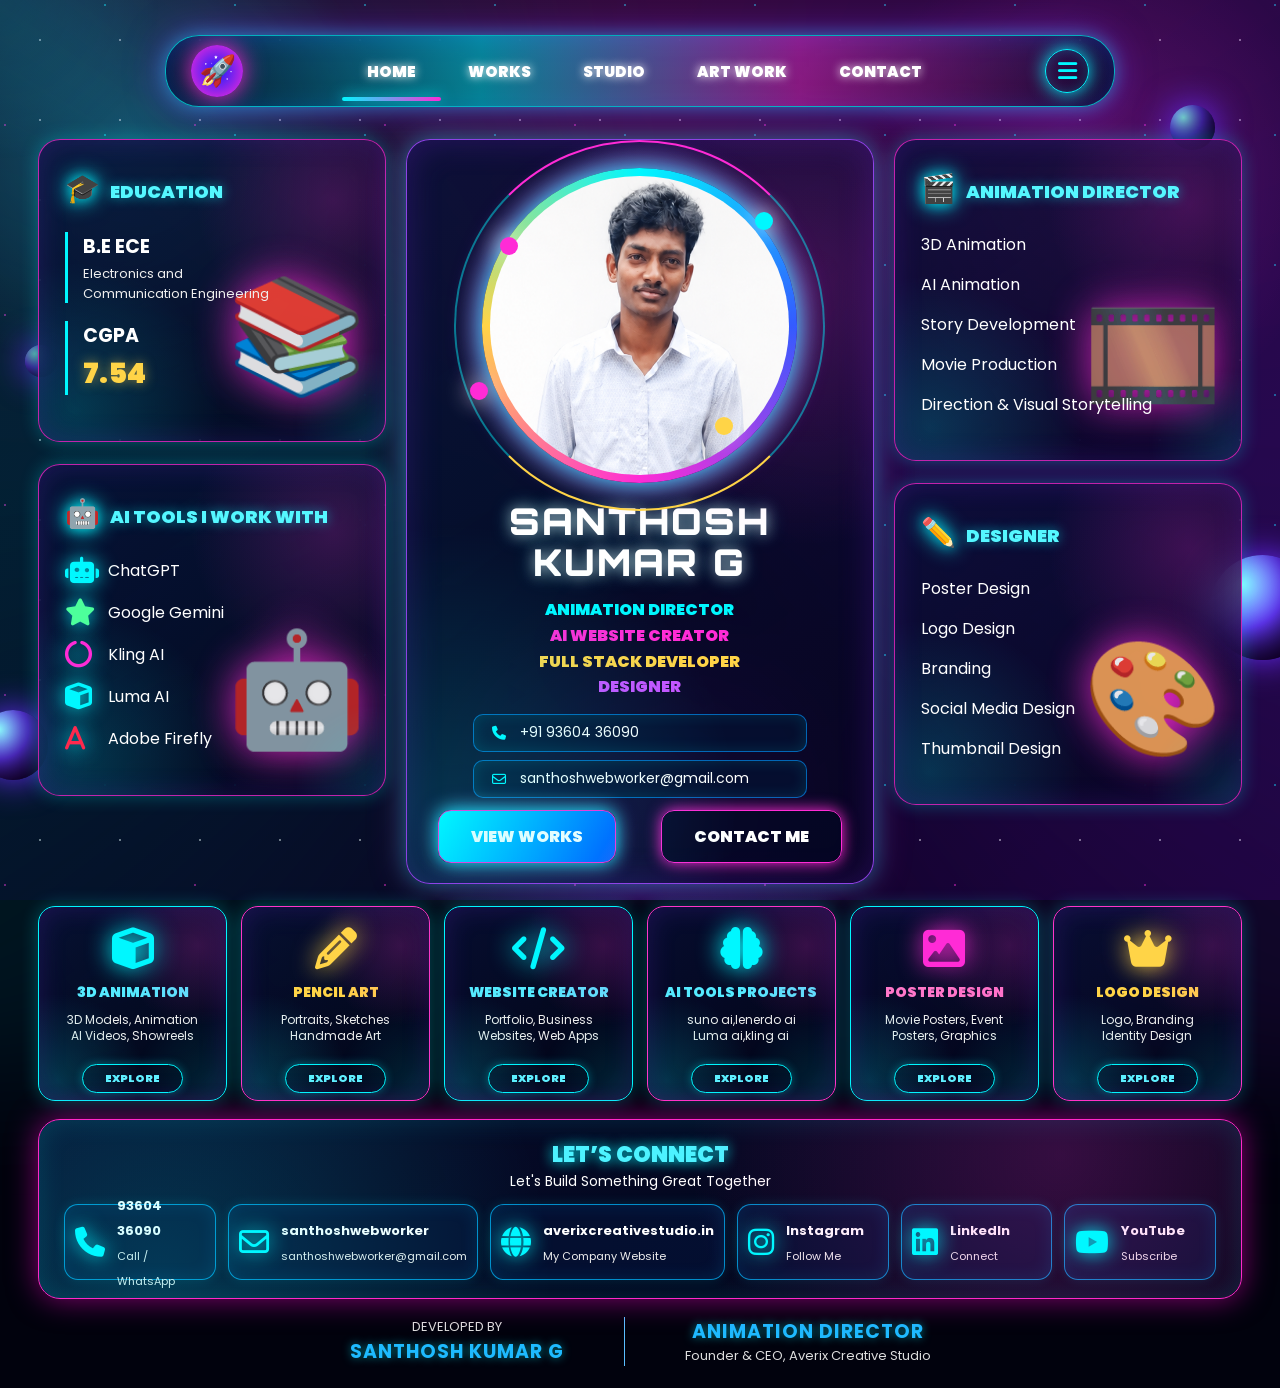
<file: home.html>
<!DOCTYPE html>
<html lang="en">
<head>
<meta charset="UTF-8">
<meta name="viewport" content="width=device-width,initial-scale=1.0">
<title>Santhosh Kumar G | Futuristic Portfolio</title>
<link href="https://fonts.googleapis.com/css2?family=Orbitron:wght@500;700;900&family=Poppins:wght@300;400;500;600;700;800;900&display=swap" rel="stylesheet">
<link rel="stylesheet" href="https://cdnjs.cloudflare.com/ajax/libs/font-awesome/6.5.0/css/all.min.css">
<style>
*{margin:0;padding:0;box-sizing:border-box}
:root{
--cyan:#00f7ff;
--blue:#0066ff;
--pink:#ff2bd6;
--purple:#8a2bff;
--yellow:#ffd447;
--dark:#020414;
--glass:rgba(4,10,38,.72)
}
html{scroll-behavior:smooth}
body{
font-family:Poppins,sans-serif;
color:#fff;
min-height:100vh;
overflow-x:hidden;
background:#01020d;
}
body:before{
content:"";
position:fixed;
inset:0;
z-index:-5;
background:
radial-gradient(circle at 10% 15%,rgba(0,247,255,.28),transparent 18%),
radial-gradient(circle at 85% 20%,rgba(255,43,214,.25),transparent 19%),
radial-gradient(circle at 50% 90%,rgba(138,43,255,.32),transparent 22%),
linear-gradient(135deg,#020414 0%,#050019 45%,#12002a 100%);
}
body:after{
content:"";
position:fixed;
inset:0;
z-index:-4;
background-image:
radial-gradient(#fff 1px,transparent 1px),
radial-gradient(var(--cyan) 1px,transparent 1px),
radial-gradient(var(--pink) 1px,transparent 1px);
background-size:80px 80px,130px 130px,190px 190px;
background-position:0 0,40px 70px,100px 30px;
opacity:.45;
animation:stars 25s linear infinite;
}
@keyframes stars{to{background-position:400px 300px,240px 470px,500px 330px}}
.aurora{
position:fixed;
inset:-20%;
z-index:-3;
background:
conic-gradient(from 180deg at 50% 50%,transparent,#00f7ff22,#ff2bd633,#8a2bff33,transparent);
filter:blur(65px);
animation:aurora 14s ease-in-out infinite alternate;
}
@keyframes aurora{to{transform:rotate(18deg) scale(1.12)}}
.shooting-star{
position:fixed;
width:130px;
height:2px;
background:linear-gradient(90deg,transparent,#fff,var(--cyan));
z-index:-1;
filter:drop-shadow(0 0 8px var(--cyan));
animation:shoot 5s linear infinite;
}
.s1{top:80px;left:-200px;animation-delay:0s}
.s2{top:300px;left:-260px;animation-delay:2s}
.s3{top:570px;left:-300px;animation-delay:3.8s}
@keyframes shoot{
0%{transform:translateX(0) translateY(0) rotate(-20deg);opacity:0}
10%{opacity:1}
100%{transform:translateX(150vw) translateY(520px) rotate(-20deg);opacity:0}
}
.planet{
position:fixed;
border-radius:50%;
z-index:-2;
background:radial-gradient(circle at 30% 28%,#8dffff,#6539ff 42%,#210050 78%);
box-shadow:0 0 35px #6a2bff, inset -18px -18px 30px #0008;
animation:float 7s ease-in-out infinite;
}
.p1{width:70px;height:70px;left:-22px;bottom:120px}
.p2{width:105px;height:105px;right:-35px;bottom:240px;animation-delay:1s}
.p3{width:32px;height:32px;left:25px;top:345px;animation-delay:2s}
.p4{width:45px;height:45px;right:65px;top:105px;animation-delay:3s}
@keyframes float{50%{transform:translateY(-28px) rotate(12deg)}}
.page{
width:min(1220px,94%);
margin:auto;
padding:35px 0 22px;
}
.navbar{
width:min(950px,94%);
height:72px;
margin:0 auto 32px;
border-radius:34px;
display:flex;
align-items:center;
justify-content:space-between;
padding:0 25px;
background:linear-gradient(180deg,rgba(10,18,60,.78),rgba(2,4,22,.75));
border:1px solid rgba(0,247,255,.7);
box-shadow:0 0 18px #00f7ff66,0 0 38px #8a2bff88,inset 0 0 25px #005eff44;
backdrop-filter:blur(18px);
position:relative;
overflow:hidden;
}
.navbar:before{
content:"";
position:absolute;
inset:-2px;
background:linear-gradient(90deg,transparent,var(--cyan),var(--pink),transparent);
opacity:.5;
animation:borderMove 4s linear infinite;
}
.navbar>*{position:relative;z-index:2}
@keyframes borderMove{to{transform:translateX(70%)}}
.logo{
width:52px;height:52px;border-radius:50%;
display:grid;place-items:center;
font-size:30px;
background:radial-gradient(circle,#161cff,#ff2bd6);
box-shadow:0 0 25px var(--pink);
animation:pulse 2.5s infinite;
}
@keyframes pulse{50%{transform:scale(1.08);box-shadow:0 0 32px var(--cyan)}}
.navlinks{display:flex;gap:52px;align-items:center}
.navlinks a{
color:#fff;text-decoration:none;font-weight:900;font-size:15px;
text-shadow:0 0 10px #fff;position:relative;
}
.navlinks a:after{
content:"";position:absolute;left:50%;right:50%;bottom:-18px;height:4px;
background:linear-gradient(90deg,var(--cyan),var(--pink));
border-radius:20px;box-shadow:0 0 15px var(--cyan);transition:.35s;
}
.navlinks a:hover:after,.navlinks a.active:after{left:-25px;right:-25px}
.menu{
width:44px;height:44px;border-radius:50%;
border:1px solid var(--cyan);
display:grid;place-items:center;color:var(--cyan);font-size:22px;
box-shadow:0 0 18px var(--cyan),inset 0 0 12px #00f7ff33;
}
.hero-grid{
display:grid;
grid-template-columns:1fr 1.35fr 1fr;
gap:20px;
align-items:stretch;
}
.left-col,.right-col{display:flex;flex-direction:column;gap:22px}
.card,.profile-card,.service,.connect{
background:linear-gradient(145deg,rgba(8,16,55,.8),rgba(2,5,24,.68));
border:1.5px solid rgba(255,43,214,.75);
box-shadow:0 0 18px rgba(0,247,255,.28),inset 0 0 28px rgba(138,43,255,.18);
backdrop-filter:blur(18px);
position:relative;
overflow:hidden;
}
.card{
border-radius:22px;
padding:28px 26px;
min-height:255px;
transform-style:preserve-3d;
transition:.45s ease;
}
.card:hover,.service:hover{
transform:perspective(1000px) rotateX(4deg) rotateY(-4deg) translateY(-8px);
box-shadow:0 0 30px #00f7ff88,0 0 55px #ff2bd655,inset 0 0 35px #8a2bff44;
}
.card:before,.profile-card:before,.service:before,.connect:before{
content:"";
position:absolute;
inset:0;
background:
radial-gradient(circle at 85% 20%,rgba(255,43,214,.2),transparent 36%),
radial-gradient(circle at 10% 90%,rgba(0,247,255,.18),transparent 36%);
pointer-events:none;
}
.card:after,.service:after{
content:"";
position:absolute;
width:170px;height:170px;border-radius:50%;
background:radial-gradient(circle,var(--cyan),transparent 65%);
opacity:.12;right:-70px;bottom:-70px;filter:blur(4px);
}
.card h2{
font-size:18px;color:#55f7ff;margin-bottom:22px;font-weight:900;
position:relative;z-index:2;text-shadow:0 0 12px #00f7ff88;
}
.card h2 span{margin-right:10px;font-size:28px;filter:drop-shadow(0 0 10px var(--cyan))}
.info-line{
position:relative;z-index:2;margin:18px 0;padding-left:15px;
border-left:3px solid var(--cyan);
}
.info-line h3{font-size:19px;margin-bottom:3px}
.info-line p{font-size:13px;line-height:1.5;color:#eee}
.cgpa{font-size:28px!important;color:var(--yellow)!important;font-weight:900;text-shadow:0 0 12px #ffd44788}
.big-icon{
position:absolute;right:18px;bottom:22px;font-size:112px;opacity:.9;
filter:drop-shadow(0 0 22px var(--pink));
animation:floatIcon 4s ease-in-out infinite;
}
@keyframes floatIcon{50%{transform:translateY(-12px) rotate(6deg)}}
.tool{
display:flex;align-items:center;gap:13px;margin:15px 0;
font-size:16px;position:relative;z-index:2;
}
.tool i{
font-size:27px;width:30px;color:var(--cyan);
filter:drop-shadow(0 0 10px var(--cyan));
}
.green{color:#4dff9b!important}.red{color:#ff294d!important}.pink{color:var(--pink)!important}.yellow{color:var(--yellow)!important}
.profile-card{
border-radius:24px;
padding:28px 30px 20px;
text-align:center;
border-color:rgba(160,75,255,.88);
box-shadow:0 0 25px rgba(0,247,255,.38),0 0 40px rgba(255,43,214,.22),inset 0 0 35px rgba(138,43,255,.22);
}
.photo-wrap{
width:315px;height:315px;margin:0 auto 18px;border-radius:50%;
padding:8px;
background:conic-gradient(var(--cyan),#345bff,var(--pink),var(--yellow),var(--cyan));
box-shadow:0 0 28px var(--cyan),0 0 32px var(--pink);
position:relative;
}
.photo-wrap:before{
content:"";
position:absolute;inset:-28px;border-radius:50%;
border:2px solid rgba(0,247,255,.45);
border-top-color:var(--pink);
border-bottom-color:var(--yellow);
animation:orbit 12s linear infinite;
}
.photo-wrap:after{
content:"";
position:absolute;width:18px;height:18px;border-radius:50%;
background:var(--pink);left:-12px;top:68%;
box-shadow:285px -170px var(--cyan),30px -145px var(--pink),245px 35px var(--yellow);
filter:drop-shadow(0 0 12px currentColor);
animation:orbitDots 9s linear infinite;
}
@keyframes orbit{to{transform:rotate(360deg)}}
@keyframes orbitDots{to{transform:rotate(-360deg)}}
.photo-wrap img{
width:100%;height:100%;border-radius:50%;object-fit:cover;
background:linear-gradient(135deg,#0e1a3d,#111827);
display:block;
}
.name{
font-family:Orbitron,sans-serif;
font-size:37px;line-height:1.1;font-weight:900;letter-spacing:2px;
text-shadow:0 0 14px #ffffff99,0 0 22px #00f7ff55;
}
.roles{
margin:15px 0 14px;font-weight:900;font-size:16px;line-height:1.6;
}
.cyan{color:var(--cyan)}.purple{color:#c653ff}
.contact-mini{
width:82%;margin:8px auto;border:1px solid rgba(0,150,255,.65);
border-radius:10px;height:38px;display:flex;align-items:center;gap:14px;
padding:0 18px;background:rgba(5,18,50,.75);font-size:14px;
box-shadow:inset 0 0 15px #00f7ff22;
}
.contact-mini i{color:var(--cyan)}
.btns{margin-top:12px;display:flex;justify-content:center;gap:45px}
.btn{
text-decoration:none;color:#fff;font-weight:900;padding:13px 32px;border-radius:13px;
border:1px solid var(--pink);
background:linear-gradient(120deg,var(--cyan),var(--blue),var(--pink),var(--yellow));
background-size:300%;
box-shadow:0 0 18px var(--cyan),0 0 24px #ff2bd666;
animation:btnGlow 5s linear infinite;
transition:.3s;
}
.btn:hover{transform:translateY(-4px) scale(1.04)}
.btn.outline{background:rgba(2,8,35,.6);box-shadow:0 0 15px var(--pink)}
@keyframes btnGlow{to{background-position:300%}}
.service-grid{
margin-top:22px;
display:grid;
grid-template-columns:repeat(6,1fr);
gap:14px;
}
.service{
height:195px;border-radius:17px;padding:20px 13px;text-align:center;
border-color:#ff35c8;transition:.45s ease;transform-style:preserve-3d;
}
.service:nth-child(odd){border-color:var(--cyan)}
.service i{
font-size:42px;margin-bottom:13px;color:var(--cyan);
filter:drop-shadow(0 0 12px var(--cyan));
}
.service:nth-child(2) i,.service:nth-child(6) i{color:var(--yellow);filter:drop-shadow(0 0 12px var(--yellow))}
.service:nth-child(5) i{color:var(--pink);filter:drop-shadow(0 0 12px var(--pink))}
.service h3{font-size:14px;color:#55eaff;margin-bottom:9px;font-weight:900}
.service:nth-child(2) h3,.service:nth-child(6) h3{color:var(--yellow)}
.service:nth-child(5) h3{color:#ff77c9}
.service p{font-size:12px;line-height:1.35;color:#eee;min-height:42px}
.service a{
display:inline-block;margin-top:10px;text-decoration:none;color:#62efff;
font-size:11px;font-weight:900;border:1px solid var(--cyan);
padding:5px 22px;border-radius:20px;box-shadow:0 0 10px #00f7ff55;
}
.connect{
margin-top:18px;padding:18px 25px;border-radius:22px;
border-color:#ff28c9;text-align:center;
box-shadow:0 0 30px rgba(255,0,204,.52),inset 0 0 28px rgba(0,247,255,.14);
}
.connect h2{color:#4df2ff;font-size:22px;font-weight:900;text-shadow:0 0 13px var(--cyan)}
.connect p{font-size:14px;margin-bottom:12px}
.contact-row{display:grid;grid-template-columns:repeat(6,1fr);gap:12px}
.contact-box{
border:1px solid rgba(0,185,255,.75);border-radius:14px;height:76px;
display:flex;align-items:center;gap:12px;padding:10px;background:rgba(4,18,55,.75);
text-align:left;box-shadow:inset 0 0 18px rgba(0,174,255,.14),0 0 12px #00f7ff22;
transition:.3s;
}
.contact-box:hover{transform:translateY(-5px);box-shadow:0 0 18px var(--cyan)}
.contact-box i{font-size:30px;color:var(--cyan);filter:drop-shadow(0 0 10px var(--cyan))}
.contact-box strong{font-size:13px}.contact-box span{font-size:11px;color:#eee}
.footer{
display:flex;justify-content:center;gap:60px;align-items:center;
padding:18px 0 0;font-size:13px;text-align:center;color:#ddd;
}
.footer b{display:block;font-size:19px;color:#1ebaff;letter-spacing:1px;text-shadow:0 0 10px #00f7ff88}
.footer div+div{border-left:1px solid #5abfff;padding-left:60px}
.cursor-glow{
position:fixed;width:350px;height:350px;border-radius:50%;
background:radial-gradient(circle,rgba(0,247,255,.13),transparent 65%);
pointer-events:none;z-index:-1;transform:translate(-50%,-50%);
}
@media(max-width:1050px){
.hero-grid{grid-template-columns:1fr}
.service-grid{grid-template-columns:repeat(2,1fr)}
.contact-row{grid-template-columns:repeat(2,1fr)}
.navlinks{gap:20px}
}
@media(max-width:600px){
.page{width:94%;padding-top:20px}
.navbar{height:auto;padding:16px;gap:15px}
.navlinks{display:none}
.photo-wrap{width:245px;height:245px}
.name{font-size:27px}
.btns{gap:12px;flex-wrap:wrap}
.service-grid,.contact-row{grid-template-columns:1fr}
.footer{flex-direction:column;gap:10px}
.footer div+div{border-left:0;padding-left:0}
.card{min-height:auto}
}
</style>
</head>
<body>

<div class="aurora"></div>
<div class="shooting-star s1"></div>
<div class="shooting-star s2"></div>
<div class="shooting-star s3"></div>
<div class="planet p1"></div>
<div class="planet p2"></div>
<div class="planet p3"></div>
<div class="planet p4"></div>
<div class="cursor-glow" id="cursorGlow"></div>

<div class="page">

<nav class="navbar">
<div class="logo">🚀</div>
<div class="navlinks">
<a class="active" href="#">HOME</a>
<a href="work.html">WORKS</a>
<a href="studio.html">STUDIO</a>
<a href="art.html">ART WORK</a>
<a href="contact.html">CONTACT</a>
</div>
<div class="menu"><i class="fa-solid fa-bars"></i></div>
</nav>

<section class="hero-grid">

<div class="left-col">
<div class="card">
<h2><span>🎓</span>EDUCATION</h2>
<div class="info-line">
<h3>B.E ECE</h3>
<p>Electronics and<br>Communication Engineering</p>
</div>
<div class="info-line">
<h3>CGPA</h3>
<p class="cgpa">7.54</p>
</div>
<div class="big-icon">📚</div>
</div>

<div class="card">
<h2><span>🤖</span>AI TOOLS I WORK WITH</h2>
<div class="tool"><i class="fa-solid fa-robot"></i>ChatGPT</div>
<div class="tool"><i class="fa-solid fa-star green"></i>Google Gemini</div>
<div class="tool"><i class="fa-solid fa-circle-notch pink"></i>Kling AI</div>
<div class="tool"><i class="fa-solid fa-cube"></i>Luma AI</div>
<div class="tool"><i class="fa-solid fa-a red"></i>Adobe Firefly</div>
<div class="big-icon">🤖</div>
</div>
</div>

<div class="profile-card">
<div class="photo-wrap">
<img src="assets/profile.jpg" alt="Profile Photo">
</div>
<div class="name">SANTHOSH<br>KUMAR G</div>
<div class="roles">
<div class="cyan">ANIMATION DIRECTOR</div>
<div class="pink">AI WEBSITE CREATOR</div>
<div class="yellow">FULL STACK DEVELOPER</div>
<div class="purple">DESIGNER</div>
</div>
<div class="contact-mini"><i class="fa-solid fa-phone"></i>+91 93604 36090</div>
<div class="contact-mini"><i class="fa-regular fa-envelope"></i>santhoshwebworker@gmail.com</div>
<div class="btns">
<a class="btn" href="work.html">VIEW WORKS</a>
<a class="btn outline" href="contact.html">CONTACT ME</a>
</div>
</div>

<div class="right-col">
<div class="card">
<h2><span>🎬</span>ANIMATION DIRECTOR</h2>
<div class="tool">3D Animation</div>
<div class="tool">AI Animation</div>
<div class="tool">Story Development</div>
<div class="tool">Movie Production</div>
<div class="tool">Direction & Visual Storytelling</div>
<div class="big-icon">🎞️</div>
</div>

<div class="card">
<h2><span>✏️</span>DESIGNER</h2>
<div class="tool">Poster Design</div>
<div class="tool">Logo Design</div>
<div class="tool">Branding</div>
<div class="tool">Social Media Design</div>
<div class="tool">Thumbnail Design</div>
<div class="big-icon">🎨</div>
</div>
</div>

</section>

<section class="service-grid">
<div class="service"><i class="fa-solid fa-cube"></i><h3>3D ANIMATION</h3><p>3D Models, Animation<br>AI Videos, Showreels</p><a href="animation.html">EXPLORE</a></div>
<div class="service"><i class="fa-solid fa-pencil"></i><h3>PENCIL ART</h3><p>Portraits, Sketches<br>Handmade Art</p><a href="art.html">EXPLORE</a></div>
<div class="service"><i class="fa-solid fa-code"></i><h3>WEBSITE CREATOR</h3><p>Portfolio, Business<br>Websites, Web Apps</p><a href="website.html">EXPLORE</a></div>
<div class="service"><i class="fa-solid fa-brain"></i><h3>AI TOOLS PROJECTS</h3><p>suno ai,lenerdo ai<br>Luma ai,kling ai</p><a href="project.html">EXPLORE</a></div>
<div class="service"><i class="fa-solid fa-image"></i><h3>POSTER DESIGN</h3><p>Movie Posters, Event<br>Posters, Graphics</p><a href="design.html">EXPLORE</a></div>
<div class="service"><i class="fa-solid fa-crown"></i><h3>LOGO DESIGN</h3><p>Logo, Branding<br>Identity Design</p><a href="logo.html">EXPLORE</a></div>
</section>

<section class="connect">
<h2>LET’S CONNECT</h2>
<p>Let's Build Something Great Together</p>
<div class="contact-row">
<div class="contact-box"><i class="fa-solid fa-phone"></i><div><strong>93604 36090</strong><br><span>Call / WhatsApp</span></div></div>
<div class="contact-box"><i class="fa-regular fa-envelope"></i><div><strong>santhoshwebworker</strong><br><span>santhoshwebworker@gmail.com</span></div></div>
<div class="contact-box"><i class="fa-solid fa-globe"></i><div><strong>averixcreativestudio.in</strong><br><span>My Company Website</span></div></div>
<div class="contact-box"><i class="fa-brands fa-instagram"></i><div><strong>Instagram</strong><br><span>Follow Me</span></div></div>
<div class="contact-box"><i class="fa-brands fa-linkedin"></i><div><strong>LinkedIn</strong><br><span>Connect</span></div></div>
<div class="contact-box"><i class="fa-brands fa-youtube"></i><div><strong>YouTube</strong><br><span>Subscribe</span></div></div>
</div>
</section>

<footer class="footer">
<div>DEVELOPED BY <b>SANTHOSH KUMAR G</b></div>
<div><b>ANIMATION DIRECTOR</b>Founder & CEO, Averix Creative Studio</div>
</footer>

</div>

<script>
const glow=document.getElementById("cursorGlow");
document.addEventListener("mousemove",e=>{
glow.style.left=e.clientX+"px";
glow.style.top=e.clientY+"px";
});
document.querySelectorAll(".card,.service,.profile-card").forEach(card=>{
card.addEventListener("mousemove",e=>{
const r=card.getBoundingClientRect();
const x=e.clientX-r.left;
const y=e.clientY-r.top;
const rx=((y/r.height)-.5)*8;
const ry=((x/r.width)-.5)*-8;
card.style.transform=`perspective(900px) rotateX(${rx}deg) rotateY(${ry}deg) translateY(-6px)`;
});
card.addEventListener("mouseleave",()=>{
card.style.transform="";
});
});
</script>

</body>
</html>
</file>
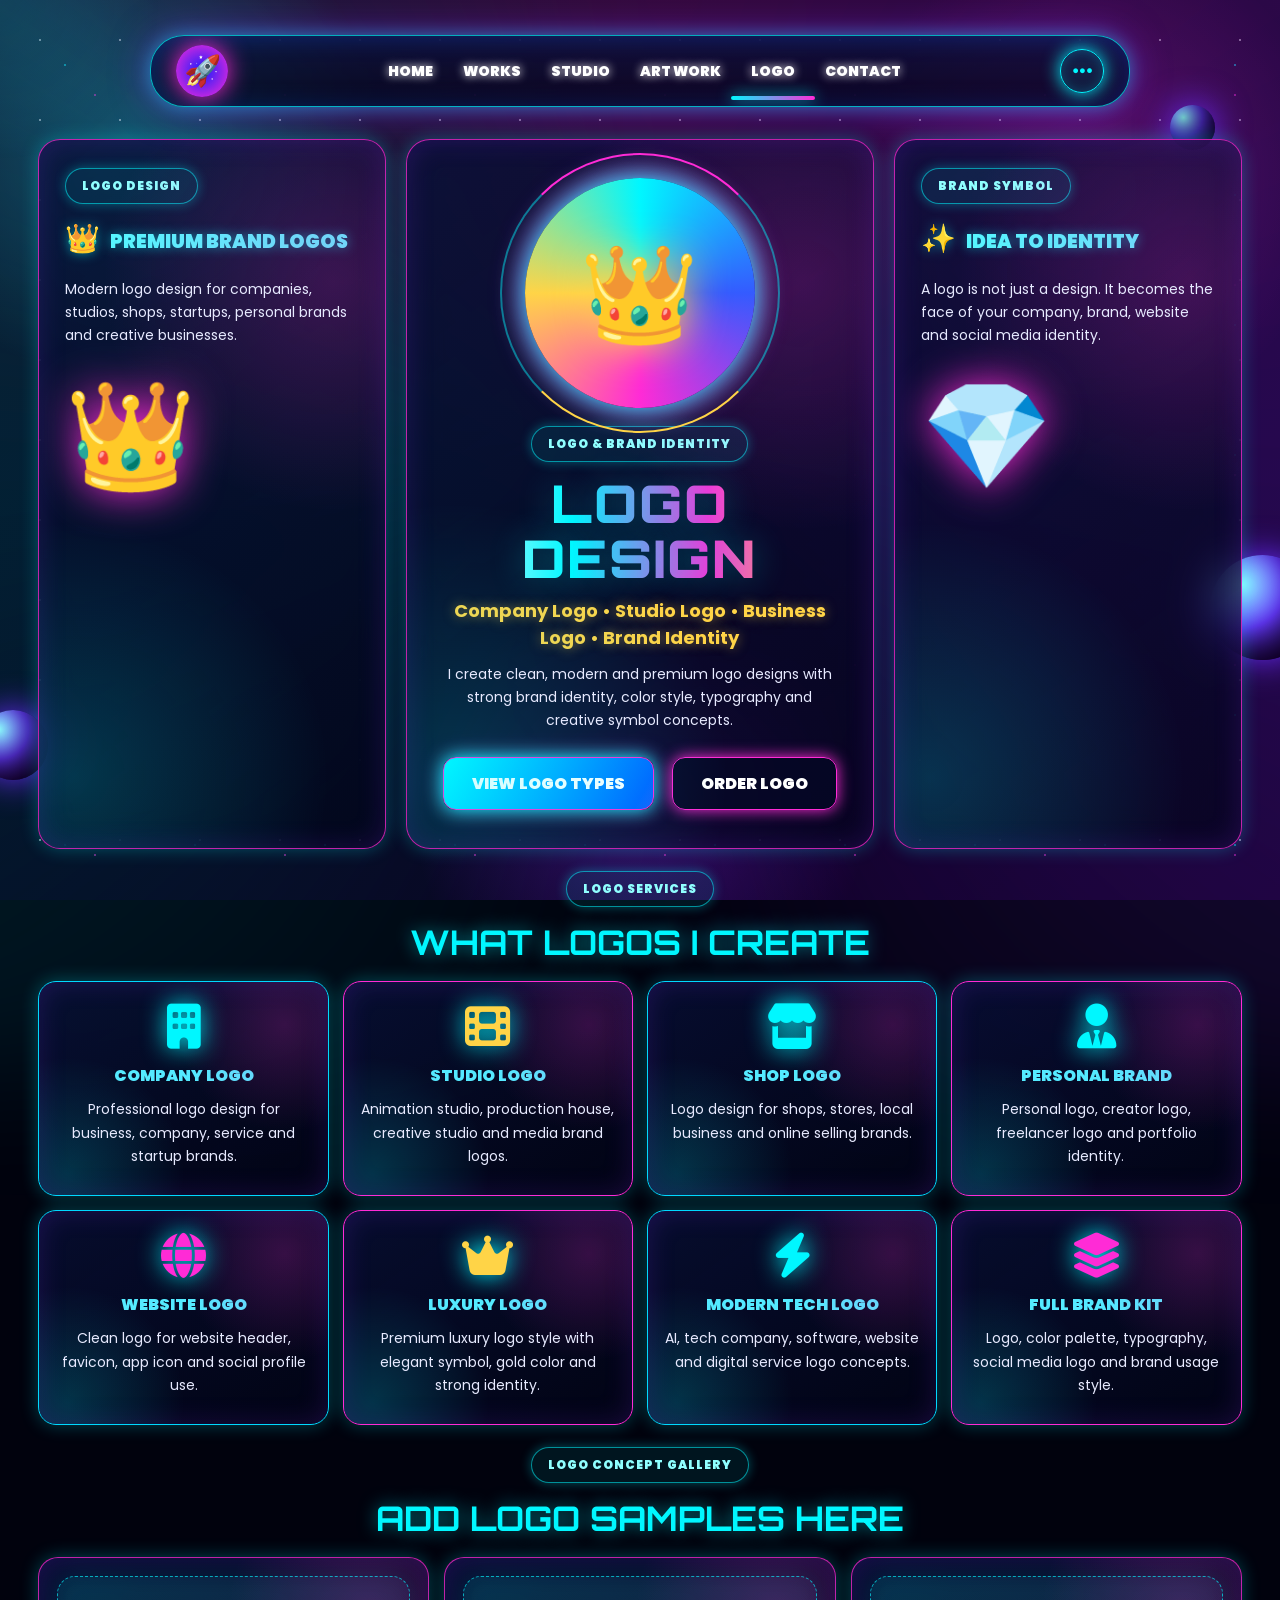
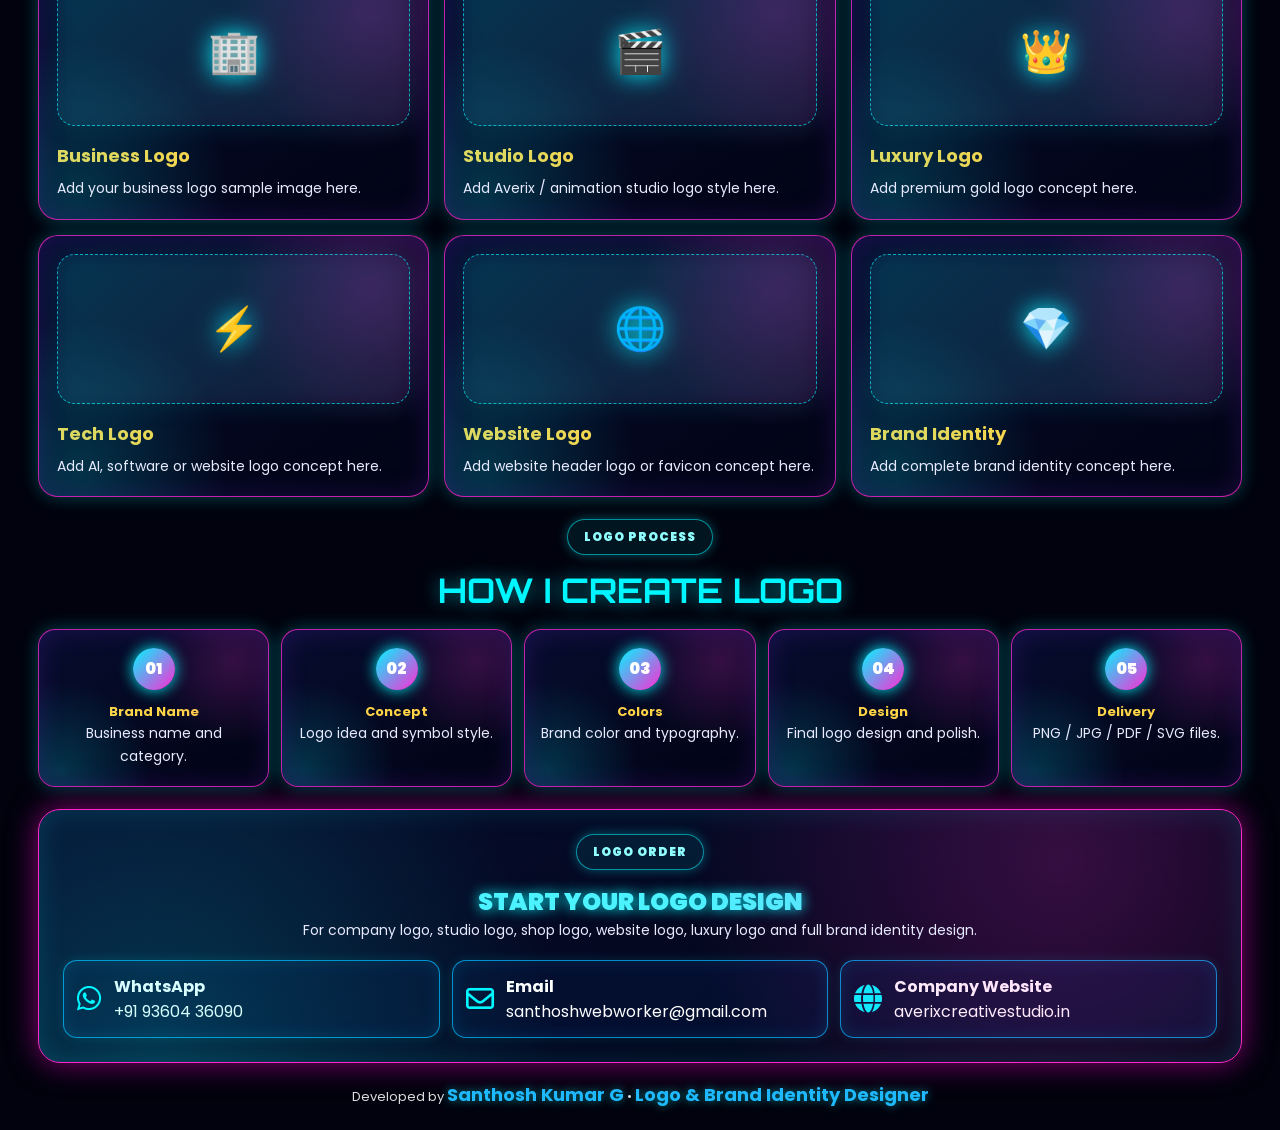
<file: logo.html>
<!DOCTYPE html>
<html lang="en">
<head>
<meta charset="UTF-8">
<meta name="viewport" content="width=device-width,initial-scale=1.0">
<title>Logo Design | Santhosh Kumar G</title>
<link href="https://fonts.googleapis.com/css2?family=Orbitron:wght@500;700;900&family=Poppins:wght@300;400;500;600;700;800;900&display=swap" rel="stylesheet">
<link rel="stylesheet" href="https://cdnjs.cloudflare.com/ajax/libs/font-awesome/6.5.0/css/all.min.css">
<style>
*{margin:0;padding:0;box-sizing:border-box}
:root{--cyan:#00f7ff;--blue:#0066ff;--pink:#ff2bd6;--yellow:#ffd447;--purple:#8a2bff;--green:#00ff9c}
html{scroll-behavior:smooth}
body{font-family:Poppins,sans-serif;color:#fff;min-height:100vh;overflow-x:hidden;background:#01020d}
body:before{content:"";position:fixed;inset:0;z-index:-5;background:radial-gradient(circle at 10% 15%,rgba(0,247,255,.28),transparent 18%),radial-gradient(circle at 85% 20%,rgba(255,43,214,.25),transparent 19%),radial-gradient(circle at 50% 90%,rgba(138,43,255,.32),transparent 22%),linear-gradient(135deg,#020414 0%,#050019 45%,#12002a 100%)}
body:after{content:"";position:fixed;inset:0;z-index:-4;background-image:radial-gradient(#fff 1px,transparent 1px),radial-gradient(var(--cyan) 1px,transparent 1px),radial-gradient(var(--pink) 1px,transparent 1px);background-size:80px 80px,130px 130px,190px 190px;opacity:.45;animation:stars 25s linear infinite}
@keyframes stars{to{background-position:400px 300px,240px 470px,500px 330px}}
.aurora{position:fixed;inset:-20%;z-index:-3;background:conic-gradient(from 180deg at 50% 50%,transparent,#00f7ff22,#ff2bd633,#8a2bff33,transparent);filter:blur(65px);animation:aurora 14s ease-in-out infinite alternate}
@keyframes aurora{to{transform:rotate(18deg) scale(1.12)}}
.planet{position:fixed;border-radius:50%;z-index:-2;background:radial-gradient(circle at 30% 28%,#8dffff,#6539ff 42%,#210050 78%);box-shadow:0 0 35px #6a2bff,inset -18px -18px 30px #0008;animation:float 7s ease-in-out infinite}
.p1{width:70px;height:70px;left:-22px;bottom:120px}.p2{width:105px;height:105px;right:-35px;bottom:240px}.p3{width:45px;height:45px;right:65px;top:105px}
@keyframes float{50%{transform:translateY(-28px) rotate(12deg)}}
.page{width:min(1220px,94%);margin:auto;padding:35px 0 22px}
.navbar{width:min(980px,94%);height:72px;margin:0 auto 32px;border-radius:34px;display:flex;align-items:center;justify-content:space-between;padding:0 25px;background:linear-gradient(180deg,rgba(10,18,60,.78),rgba(2,4,22,.75));border:1px solid rgba(0,247,255,.7);box-shadow:0 0 18px #00f7ff66,0 0 38px #8a2bff88,inset 0 0 25px #005eff44;backdrop-filter:blur(18px);position:relative;overflow:hidden;z-index:9999}
.logo{width:52px;height:52px;border-radius:50%;display:grid;place-items:center;font-size:30px;background:radial-gradient(circle,#161cff,#ff2bd6);box-shadow:0 0 25px var(--pink)}
.navlinks{display:flex;gap:30px;align-items:center}
.navlinks a{color:#fff;text-decoration:none;font-weight:900;font-size:14px;text-shadow:0 0 10px #fff;position:relative}
.navlinks a:after{content:"";position:absolute;left:50%;right:50%;bottom:-18px;height:4px;background:linear-gradient(90deg,var(--cyan),var(--pink));border-radius:20px;box-shadow:0 0 15px var(--cyan);transition:.35s}
.navlinks a:hover:after,.navlinks a.active:after{left:-20px;right:-20px}
.menu{width:44px;height:44px;border-radius:50%;border:1px solid var(--cyan);display:grid;place-items:center;color:var(--cyan);font-size:22px;box-shadow:0 0 18px var(--cyan),inset 0 0 12px #00f7ff33;background:rgba(0,247,255,.08);cursor:pointer}
.hero{display:grid;grid-template-columns:1fr 1.35fr 1fr;gap:20px;align-items:stretch}
.card,.main-card,.logo-card,.concept-card,.process-card,.contact{background:linear-gradient(145deg,rgba(8,16,55,.8),rgba(2,5,24,.68));border:1.5px solid rgba(255,43,214,.75);box-shadow:0 0 18px rgba(0,247,255,.28),inset 0 0 28px rgba(138,43,255,.18);backdrop-filter:blur(18px);position:relative;overflow:hidden;transition:.45s ease;transform-style:preserve-3d}
.card{border-radius:22px;padding:28px 26px;min-height:255px}
.main-card{border-radius:24px;padding:38px 30px;text-align:center;min-height:532px;display:flex;flex-direction:column;align-items:center;justify-content:center}
.card:hover,.logo-card:hover,.concept-card:hover,.process-card:hover,.main-card:hover{transform:perspective(1000px) rotateX(4deg) rotateY(-4deg) translateY(-8px);box-shadow:0 0 30px #00f7ff88,0 0 55px #ff2bd655,inset 0 0 35px #8a2bff44}
.card:before,.main-card:before,.logo-card:before,.concept-card:before,.process-card:before,.contact:before{content:"";position:absolute;inset:0;background:radial-gradient(circle at 85% 20%,rgba(255,43,214,.2),transparent 36%),radial-gradient(circle at 10% 90%,rgba(0,247,255,.18),transparent 36%);pointer-events:none}
.tag{display:inline-block;color:#8fffff;font-size:12px;font-weight:900;letter-spacing:1px;border:1px solid rgba(0,247,255,.55);padding:8px 16px;border-radius:999px;background:rgba(0,247,255,.08);box-shadow:0 0 12px #00f7ff55;margin-bottom:14px}
h1{font-family:Orbitron,sans-serif;font-size:52px;line-height:1.05;font-weight:900;letter-spacing:2px;background:linear-gradient(90deg,#fff,var(--cyan),var(--pink),var(--yellow));-webkit-background-clip:text;color:transparent;text-shadow:0 0 35px #00f7ff55}
.main-card h2{font-size:18px;color:var(--yellow);margin:12px 0;text-shadow:0 0 12px #ffd44788}
.main-card p,.card p,.logo-card p,.concept-card p,.process-card p,.contact p{color:#e7eaff;font-size:14px;line-height:1.65;position:relative;z-index:2}
.card h2{font-size:19px;color:#55f7ff;margin-bottom:18px;font-weight:900;text-shadow:0 0 12px #00f7ff88}
.card h2 span{font-size:28px;margin-right:10px}
.icon-big{font-size:105px;filter:drop-shadow(0 0 22px var(--pink));animation:floatIcon 4s ease-in-out infinite;margin-top:10px}
@keyframes floatIcon{50%{transform:translateY(-12px) rotate(6deg)}}
.logo-orb{width:230px;height:230px;border-radius:50%;padding:8px;margin:0 auto 18px;background:conic-gradient(var(--cyan),#345bff,var(--pink),var(--yellow),var(--cyan));box-shadow:0 0 28px var(--cyan),0 0 32px var(--pink);position:relative;display:grid;place-items:center;font-size:95px}
.logo-orb:before{content:"";position:absolute;inset:-25px;border-radius:50%;border:2px solid rgba(0,247,255,.45);border-top-color:var(--pink);border-bottom-color:var(--yellow);animation:orbit 12s linear infinite}
.logo-orb span{position:relative;z-index:2;filter:drop-shadow(0 0 20px var(--yellow))}
@keyframes orbit{to{transform:rotate(360deg)}}
.btns{display:flex;gap:18px;margin-top:25px;flex-wrap:wrap;justify-content:center}
.btn{color:#fff;text-decoration:none;font-weight:900;padding:13px 28px;border-radius:13px;border:1px solid var(--pink);background:linear-gradient(120deg,var(--cyan),var(--blue),var(--pink),var(--yellow));background-size:300%;box-shadow:0 0 18px var(--cyan),0 0 24px #ff2bd666;animation:btnGlow 5s linear infinite;transition:.3s}
.btn.outline{background:rgba(2,8,35,.6);box-shadow:0 0 15px var(--pink)}
@keyframes btnGlow{to{background-position:300%}}
.section{margin-top:22px}
.section-title{text-align:center;margin-bottom:18px}
.section-title h2{font-family:Orbitron,sans-serif;font-size:34px;color:var(--cyan);text-shadow:0 0 18px #00f7ff88}
.logo-grid{display:grid;grid-template-columns:repeat(4,1fr);gap:14px}
.logo-card{border-radius:18px;padding:22px 16px;text-align:center;min-height:215px;border-color:#00d9ff}
.logo-card:nth-child(even){border-color:#ff2bd6}
.logo-card i{font-size:45px;color:var(--cyan);filter:drop-shadow(0 0 12px var(--cyan));margin-bottom:14px}
.logo-card:nth-child(2) i,.logo-card:nth-child(6) i{color:var(--yellow)}
.logo-card:nth-child(5) i,.logo-card:nth-child(8) i{color:var(--pink)}
.logo-card h3{font-size:16px;margin-bottom:10px;color:#55eaff;font-weight:900}
.concepts{display:grid;grid-template-columns:repeat(3,1fr);gap:15px}
.concept-card{border-radius:20px;min-height:250px;padding:18px;display:flex;flex-direction:column;justify-content:flex-end}
.logo-box{height:150px;border-radius:18px;border:1px dashed rgba(0,247,255,.65);display:grid;place-items:center;margin-bottom:16px;background:linear-gradient(135deg,rgba(0,247,255,.09),rgba(255,43,214,.08));font-size:42px;filter:drop-shadow(0 0 12px var(--cyan))}
.concept-card h3{color:var(--yellow);font-size:18px;margin-bottom:8px}
.process-grid{display:grid;grid-template-columns:repeat(5,1fr);gap:12px}
.process-card{border-radius:17px;padding:18px 12px;text-align:center;min-height:140px}
.process-card .num{width:42px;height:42px;border-radius:50%;display:grid;place-items:center;margin:0 auto 12px;background:linear-gradient(135deg,var(--cyan),var(--pink));box-shadow:0 0 15px var(--cyan);font-weight:900}
.process-card h3{font-size:13px;color:var(--yellow)}
.contact{margin-top:22px;padding:24px;border-radius:22px;text-align:center;border-color:#ff28c9;box-shadow:0 0 30px rgba(255,0,204,.52),inset 0 0 28px rgba(0,247,255,.14)}
.contact h2{color:#4df2ff;font-size:24px;font-weight:900;text-shadow:0 0 13px var(--cyan)}
.contact-row{display:grid;grid-template-columns:repeat(3,1fr);gap:12px;margin-top:18px}
.contact-box{border:1px solid rgba(0,185,255,.75);border-radius:14px;min-height:76px;display:flex;align-items:center;gap:12px;padding:13px;background:rgba(4,18,55,.75);text-align:left;box-shadow:inset 0 0 18px rgba(0,174,255,.14),0 0 12px #00f7ff22;text-decoration:none;color:#fff}
.contact-box i{font-size:28px;color:var(--cyan)}
.footer{text-align:center;padding:18px 0 0;color:#ddd;font-size:13px}
.footer b{color:#1ebaff;font-size:18px;text-shadow:0 0 10px #00f7ff88}
.cursor-glow{position:fixed;width:350px;height:350px;border-radius:50%;background:radial-gradient(circle,rgba(0,247,255,.13),transparent 65%);pointer-events:none;z-index:-1;transform:translate(-50%,-50%)}

@media(max-width:1050px){
.hero{grid-template-columns:1fr}
.logo-grid{grid-template-columns:repeat(2,1fr)}
.concepts{grid-template-columns:1fr 1fr}
.process-grid{grid-template-columns:repeat(2,1fr)}
.contact-row{grid-template-columns:1fr 1fr}
.navlinks{gap:20px}
}

@media(max-width:768px){
.page{width:100%;padding:12px 10px 18px}
.navbar{width:100%;min-height:70px;height:auto;margin:0 auto 16px;border-radius:22px;padding:12px 14px;display:flex;align-items:center;justify-content:space-between;overflow:visible;position:relative;z-index:9999}
.logo{width:45px;height:45px;font-size:25px;margin:0}
.menu{display:grid;width:45px;height:45px;border-radius:50%;background:rgba(0,247,255,.08);border:1px solid var(--cyan);cursor:pointer}
.navlinks{position:absolute;top:68px;right:10px;width:220px;display:none;grid-template-columns:1fr;gap:9px;padding:12px;border-radius:18px;background:rgba(3,8,35,.98);border:1px solid rgba(0,247,255,.75);box-shadow:0 0 25px #00f7ff99,0 0 35px #ff2bd666;backdrop-filter:blur(18px);z-index:10000}
.navlinks.show{display:grid}
.navlinks a{font-size:12px;padding:12px 10px;border-radius:13px;background:rgba(255,255,255,.08);border:1px solid rgba(0,247,255,.25);text-align:center;white-space:nowrap}
.navlinks a:after{display:none}
.navlinks a.active{background:linear-gradient(120deg,rgba(0,247,255,.28),rgba(255,43,214,.22));box-shadow:0 0 13px rgba(0,247,255,.35)}
.hero{display:flex;flex-direction:column}
.main-card{order:-1;min-height:auto;padding:28px 14px;border-radius:22px;position:relative;z-index:1}
.logo-orb{width:185px;height:185px;margin-bottom:14px}
.logo-orb:before{inset:-16px}
.card{padding:20px 15px;border-radius:20px;min-height:auto}
.card h2{font-size:16px;margin-bottom:15px}
.card h2 span{font-size:22px}
h1{font-size:32px}
.main-card h2{font-size:14px}
.main-card p,.card p,.logo-card p,.concept-card p,.process-card p,.contact p{font-size:12.5px}
.tag{font-size:10.5px;padding:7px 12px}
.icon-big{font-size:70px;opacity:.4}
.btns{gap:10px;margin-top:18px}
.btn{width:150px;text-align:center;padding:11px 10px;font-size:11.5px}
.section{margin-top:16px}
.section-title h2{font-size:22px}
.logo-grid{grid-template-columns:1fr 1fr;gap:10px}
.logo-card{min-height:175px;padding:16px 8px;border-radius:16px}
.logo-card i{font-size:32px;margin-bottom:10px}
.logo-card h3{font-size:12px}
.logo-card p{font-size:10.5px;line-height:1.4}
.concepts{grid-template-columns:1fr;gap:10px}
.concept-card{min-height:auto;padding:14px;border-radius:16px}
.logo-box{height:115px;font-size:34px}
.concept-card h3{font-size:15px}
.process-grid{grid-template-columns:1fr 1fr;gap:10px}
.process-card{min-height:135px;padding:16px 8px;border-radius:16px}
.process-card .num{width:36px;height:36px;font-size:12px}
.process-card h3{font-size:12px}
.contact{padding:18px 10px;border-radius:20px}
.contact h2{font-size:18px}
.contact-row{grid-template-columns:1fr;gap:9px}
.contact-box{min-height:66px;padding:12px;font-size:12px}
.footer{padding:15px 5px 0;font-size:11px}
.cursor-glow{display:none}
}

@media(max-width:380px){
.navlinks{width:200px}
.logo-grid,.process-grid{grid-template-columns:1fr}
.btn{width:100%}
h1{font-size:28px}
.logo-orb{width:165px;height:165px}
}
</style>
</head>
<body>

<div class="aurora"></div>
<div class="planet p1"></div>
<div class="planet p2"></div>
<div class="planet p3"></div>
<div class="cursor-glow" id="cursorGlow"></div>

<div class="page">

<nav class="navbar">
<div class="logo">🚀</div>
<div class="navlinks" id="navLinks">
<a href="index.html">HOME</a>
<a href="work.html">WORKS</a>
<a href="studio.html">STUDIO</a>
<a href="art.html">ART WORK</a>
<a class="active" href="logo.html">LOGO</a>
<a href="contact.html">CONTACT</a>
</div>
<button class="menu" id="menuBtn" type="button"><i class="fa-solid fa-ellipsis"></i></button>
</nav>

<section class="hero">

<div class="card">
<span class="tag">LOGO DESIGN</span>
<h2><span>👑</span>PREMIUM BRAND LOGOS</h2>
<p>Modern logo design for companies, studios, shops, startups, personal brands and creative businesses.</p>
<div class="icon-big">👑</div>
</div>

<div class="main-card">
<div class="logo-orb"><span>👑</span></div>
<span class="tag">LOGO & BRAND IDENTITY</span>
<h1>LOGO DESIGN</h1>
<h2>Company Logo • Studio Logo • Business Logo • Brand Identity</h2>
<p>I create clean, modern and premium logo designs with strong brand identity, color style, typography and creative symbol concepts.</p>
<div class="btns">
<a class="btn" href="#services">VIEW LOGO TYPES</a>
<a class="btn outline" href="#contact">ORDER LOGO</a>
</div>
</div>

<div class="card">
<span class="tag">BRAND SYMBOL</span>
<h2><span>✨</span>IDEA TO IDENTITY</h2>
<p>A logo is not just a design. It becomes the face of your company, brand, website and social media identity.</p>
<div class="icon-big">💎</div>
</div>

</section>

<section class="section" id="services">
<div class="section-title"><span class="tag">LOGO SERVICES</span><h2>WHAT LOGOS I CREATE</h2></div>
<div class="logo-grid">
<div class="logo-card"><i class="fa-solid fa-building"></i><h3>COMPANY LOGO</h3><p>Professional logo design for business, company, service and startup brands.</p></div>
<div class="logo-card"><i class="fa-solid fa-film"></i><h3>STUDIO LOGO</h3><p>Animation studio, production house, creative studio and media brand logos.</p></div>
<div class="logo-card"><i class="fa-solid fa-store"></i><h3>SHOP LOGO</h3><p>Logo design for shops, stores, local business and online selling brands.</p></div>
<div class="logo-card"><i class="fa-solid fa-user-tie"></i><h3>PERSONAL BRAND</h3><p>Personal logo, creator logo, freelancer logo and portfolio identity.</p></div>
<div class="logo-card"><i class="fa-solid fa-globe"></i><h3>WEBSITE LOGO</h3><p>Clean logo for website header, favicon, app icon and social profile use.</p></div>
<div class="logo-card"><i class="fa-solid fa-crown"></i><h3>LUXURY LOGO</h3><p>Premium luxury logo style with elegant symbol, gold color and strong identity.</p></div>
<div class="logo-card"><i class="fa-solid fa-bolt"></i><h3>MODERN TECH LOGO</h3><p>AI, tech company, software, website and digital service logo concepts.</p></div>
<div class="logo-card"><i class="fa-solid fa-layer-group"></i><h3>FULL BRAND KIT</h3><p>Logo, color palette, typography, social media logo and brand usage style.</p></div>
</div>
</section>

<section class="section">
<div class="section-title"><span class="tag">LOGO CONCEPT GALLERY</span><h2>ADD LOGO SAMPLES HERE</h2></div>
<div class="concepts">
<div class="concept-card"><div class="logo-box">🏢</div><h3>Business Logo</h3><p>Add your business logo sample image here.</p></div>
<div class="concept-card"><div class="logo-box">🎬</div><h3>Studio Logo</h3><p>Add Averix / animation studio logo style here.</p></div>
<div class="concept-card"><div class="logo-box">👑</div><h3>Luxury Logo</h3><p>Add premium gold logo concept here.</p></div>
<div class="concept-card"><div class="logo-box">⚡</div><h3>Tech Logo</h3><p>Add AI, software or website logo concept here.</p></div>
<div class="concept-card"><div class="logo-box">🌐</div><h3>Website Logo</h3><p>Add website header logo or favicon concept here.</p></div>
<div class="concept-card"><div class="logo-box">💎</div><h3>Brand Identity</h3><p>Add complete brand identity concept here.</p></div>
</div>
</section>

<section class="section">
<div class="section-title"><span class="tag">LOGO PROCESS</span><h2>HOW I CREATE LOGO</h2></div>
<div class="process-grid">
<div class="process-card"><div class="num">01</div><h3>Brand Name</h3><p>Business name and category.</p></div>
<div class="process-card"><div class="num">02</div><h3>Concept</h3><p>Logo idea and symbol style.</p></div>
<div class="process-card"><div class="num">03</div><h3>Colors</h3><p>Brand color and typography.</p></div>
<div class="process-card"><div class="num">04</div><h3>Design</h3><p>Final logo design and polish.</p></div>
<div class="process-card"><div class="num">05</div><h3>Delivery</h3><p>PNG / JPG / PDF / SVG files.</p></div>
</div>
</section>

<section class="contact" id="contact">
<span class="tag">LOGO ORDER</span>
<h2>START YOUR LOGO DESIGN</h2>
<p>For company logo, studio logo, shop logo, website logo, luxury logo and full brand identity design.</p>
<div class="contact-row">
<a class="contact-box" href="https://wa.me/919360436090?text=Hi%20Santhosh%2C%20I%20want%20logo%20design%20work" target="_blank"><i class="fa-brands fa-whatsapp"></i><div><b>WhatsApp</b><br>+91 93604 36090</div></a>
<a class="contact-box" href="mailto:santhoshwebworker@gmail.com"><i class="fa-regular fa-envelope"></i><div><b>Email</b><br>santhoshwebworker@gmail.com</div></a>
<a class="contact-box" href="https://averixcreativestudio.in" target="_blank"><i class="fa-solid fa-globe"></i><div><b>Company Website</b><br>averixcreativestudio.in</div></a>
</div>
</section>

<div class="footer">Developed by <b>Santhosh Kumar G</b> • <b>Logo & Brand Identity Designer</b></div>

</div>

<script>
const glow=document.getElementById("cursorGlow");
document.addEventListener("mousemove",e=>{if(glow){glow.style.left=e.clientX+"px";glow.style.top=e.clientY+"px";}});

const menuBtn=document.getElementById("menuBtn");
const navLinks=document.getElementById("navLinks");

menuBtn.addEventListener("click",e=>{
e.stopPropagation();
navLinks.classList.toggle("show");
});

document.addEventListener("click",e=>{
if(!navLinks.contains(e.target)&&!menuBtn.contains(e.target)){navLinks.classList.remove("show");}
});

document.querySelectorAll(".navlinks a").forEach(link=>{
link.addEventListener("click",()=>navLinks.classList.remove("show"));
});

if(window.innerWidth>768){
document.querySelectorAll(".card,.logo-card,.concept-card,.process-card,.main-card").forEach(card=>{
card.addEventListener("mousemove",e=>{
const r=card.getBoundingClientRect(),x=e.clientX-r.left,y=e.clientY-r.top;
const rx=((y/r.height)-.5)*8,ry=((x/r.width)-.5)*-8;
card.style.transform=`perspective(900px) rotateX(${rx}deg) rotateY(${ry}deg) translateY(-6px)`;
});
card.addEventListener("mouseleave",()=>card.style.transform="");
});
}
</script>

</body>
</html>
</file>
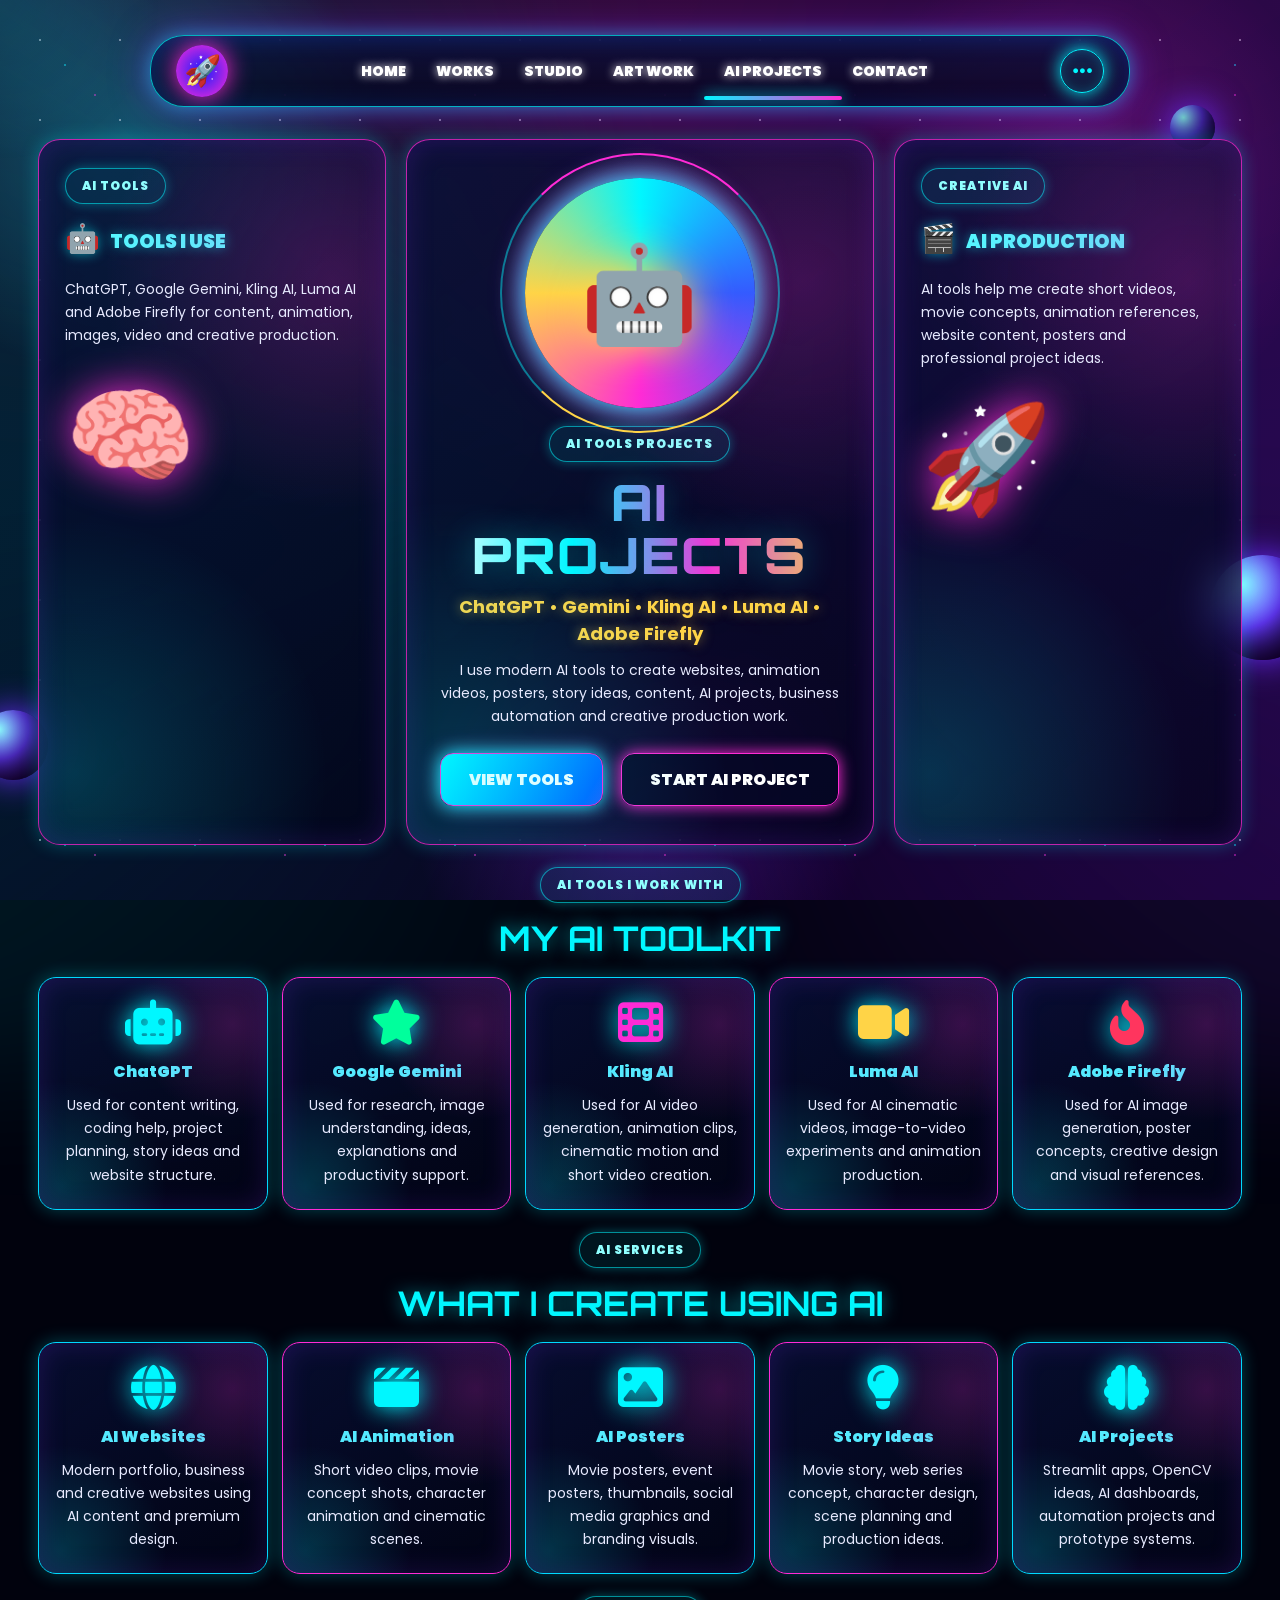
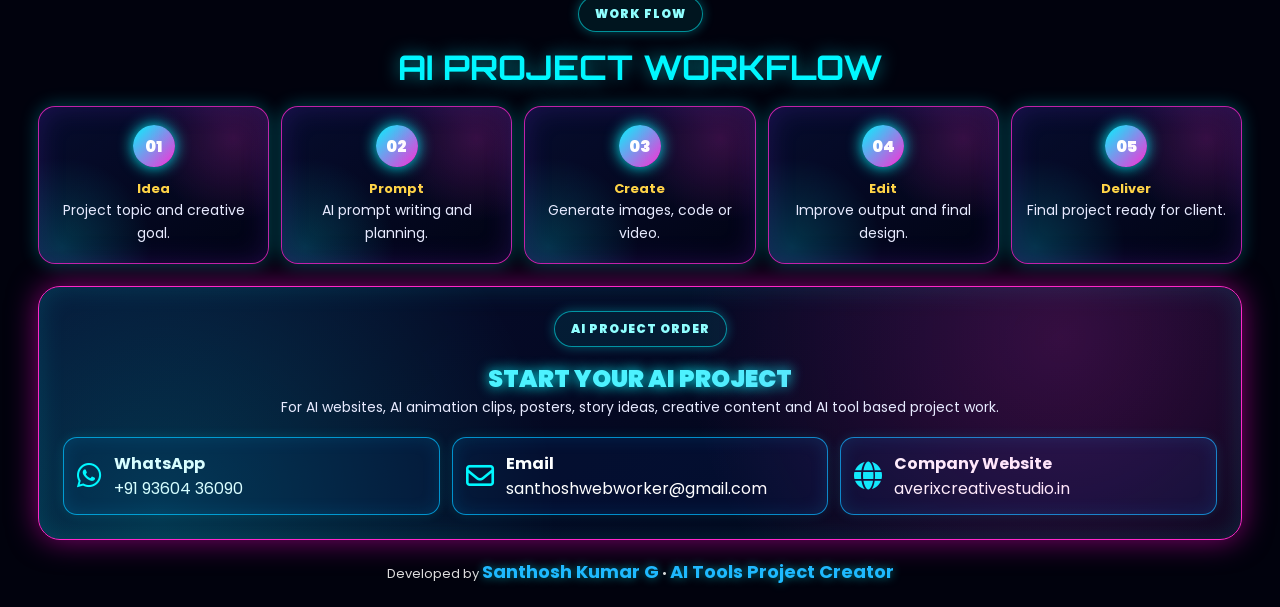
<file: project.html>
<!DOCTYPE html>
<html lang="en">
<head>
<meta charset="UTF-8">
<meta name="viewport" content="width=device-width,initial-scale=1.0">
<title>AI Tools Projects | Santhosh Kumar G</title>
<link href="https://fonts.googleapis.com/css2?family=Orbitron:wght@500;700;900&family=Poppins:wght@300;400;500;600;700;800;900&display=swap" rel="stylesheet">
<link rel="stylesheet" href="https://cdnjs.cloudflare.com/ajax/libs/font-awesome/6.5.0/css/all.min.css">
<style>
*{margin:0;padding:0;box-sizing:border-box}
:root{--cyan:#00f7ff;--blue:#0066ff;--pink:#ff2bd6;--yellow:#ffd447;--purple:#8a2bff;--green:#00ff9c}
html{scroll-behavior:smooth}
body{font-family:Poppins,sans-serif;color:#fff;min-height:100vh;overflow-x:hidden;background:#01020d}
body:before{content:"";position:fixed;inset:0;z-index:-5;background:radial-gradient(circle at 10% 15%,rgba(0,247,255,.28),transparent 18%),radial-gradient(circle at 85% 20%,rgba(255,43,214,.25),transparent 19%),radial-gradient(circle at 50% 90%,rgba(138,43,255,.32),transparent 22%),linear-gradient(135deg,#020414 0%,#050019 45%,#12002a 100%)}
body:after{content:"";position:fixed;inset:0;z-index:-4;background-image:radial-gradient(#fff 1px,transparent 1px),radial-gradient(var(--cyan) 1px,transparent 1px),radial-gradient(var(--pink) 1px,transparent 1px);background-size:80px 80px,130px 130px,190px 190px;opacity:.45;animation:stars 25s linear infinite}
@keyframes stars{to{background-position:400px 300px,240px 470px,500px 330px}}
.aurora{position:fixed;inset:-20%;z-index:-3;background:conic-gradient(from 180deg at 50% 50%,transparent,#00f7ff22,#ff2bd633,#8a2bff33,transparent);filter:blur(65px);animation:aurora 14s ease-in-out infinite alternate}
@keyframes aurora{to{transform:rotate(18deg) scale(1.12)}}
.planet{position:fixed;border-radius:50%;z-index:-2;background:radial-gradient(circle at 30% 28%,#8dffff,#6539ff 42%,#210050 78%);box-shadow:0 0 35px #6a2bff,inset -18px -18px 30px #0008;animation:float 7s ease-in-out infinite}
.p1{width:70px;height:70px;left:-22px;bottom:120px}.p2{width:105px;height:105px;right:-35px;bottom:240px}.p3{width:45px;height:45px;right:65px;top:105px}
@keyframes float{50%{transform:translateY(-28px) rotate(12deg)}}
.page{width:min(1220px,94%);margin:auto;padding:35px 0 22px}
.navbar{width:min(980px,94%);height:72px;margin:0 auto 32px;border-radius:34px;display:flex;align-items:center;justify-content:space-between;padding:0 25px;background:linear-gradient(180deg,rgba(10,18,60,.78),rgba(2,4,22,.75));border:1px solid rgba(0,247,255,.7);box-shadow:0 0 18px #00f7ff66,0 0 38px #8a2bff88,inset 0 0 25px #005eff44;backdrop-filter:blur(18px);position:relative;overflow:hidden;z-index:9999}
.logo{width:52px;height:52px;border-radius:50%;display:grid;place-items:center;font-size:30px;background:radial-gradient(circle,#161cff,#ff2bd6);box-shadow:0 0 25px var(--pink)}
.navlinks{display:flex;gap:30px;align-items:center}
.navlinks a{color:#fff;text-decoration:none;font-weight:900;font-size:14px;text-shadow:0 0 10px #fff;position:relative}
.navlinks a:after{content:"";position:absolute;left:50%;right:50%;bottom:-18px;height:4px;background:linear-gradient(90deg,var(--cyan),var(--pink));border-radius:20px;box-shadow:0 0 15px var(--cyan);transition:.35s}
.navlinks a:hover:after,.navlinks a.active:after{left:-20px;right:-20px}
.menu{width:44px;height:44px;border-radius:50%;border:1px solid var(--cyan);display:grid;place-items:center;color:var(--cyan);font-size:22px;box-shadow:0 0 18px var(--cyan),inset 0 0 12px #00f7ff33;background:rgba(0,247,255,.08);cursor:pointer}
.hero{display:grid;grid-template-columns:1fr 1.35fr 1fr;gap:20px;align-items:stretch}
.card,.main-card,.tool-card,.project-card,.flow-card,.contact{background:linear-gradient(145deg,rgba(8,16,55,.8),rgba(2,5,24,.68));border:1.5px solid rgba(255,43,214,.75);box-shadow:0 0 18px rgba(0,247,255,.28),inset 0 0 28px rgba(138,43,255,.18);backdrop-filter:blur(18px);position:relative;overflow:hidden;transition:.45s ease;transform-style:preserve-3d}
.card{border-radius:22px;padding:28px 26px;min-height:255px}
.main-card{border-radius:24px;padding:38px 30px;text-align:center;min-height:532px;display:flex;flex-direction:column;align-items:center;justify-content:center}
.card:hover,.tool-card:hover,.project-card:hover,.flow-card:hover,.main-card:hover{transform:perspective(1000px) rotateX(4deg) rotateY(-4deg) translateY(-8px);box-shadow:0 0 30px #00f7ff88,0 0 55px #ff2bd655,inset 0 0 35px #8a2bff44}
.card:before,.main-card:before,.tool-card:before,.project-card:before,.flow-card:before,.contact:before{content:"";position:absolute;inset:0;background:radial-gradient(circle at 85% 20%,rgba(255,43,214,.2),transparent 36%),radial-gradient(circle at 10% 90%,rgba(0,247,255,.18),transparent 36%);pointer-events:none}
.tag{display:inline-block;color:#8fffff;font-size:12px;font-weight:900;letter-spacing:1px;border:1px solid rgba(0,247,255,.55);padding:8px 16px;border-radius:999px;background:rgba(0,247,255,.08);box-shadow:0 0 12px #00f7ff55;margin-bottom:14px}
h1{font-family:Orbitron,sans-serif;font-size:50px;line-height:1.05;font-weight:900;letter-spacing:2px;background:linear-gradient(90deg,#fff,var(--cyan),var(--pink),var(--yellow));-webkit-background-clip:text;color:transparent;text-shadow:0 0 35px #00f7ff55}
.main-card h2{font-size:18px;color:var(--yellow);margin:12px 0;text-shadow:0 0 12px #ffd44788}
.main-card p,.card p,.tool-card p,.project-card p,.flow-card p,.contact p{color:#e7eaff;font-size:14px;line-height:1.65;position:relative;z-index:2}
.card h2{font-size:19px;color:#55f7ff;margin-bottom:18px;font-weight:900;text-shadow:0 0 12px #00f7ff88}
.card h2 span{font-size:28px;margin-right:10px}
.icon-big{font-size:105px;filter:drop-shadow(0 0 22px var(--pink));animation:floatIcon 4s ease-in-out infinite;margin-top:10px}
@keyframes floatIcon{50%{transform:translateY(-12px) rotate(6deg)}}
.ai-orb{width:230px;height:230px;border-radius:50%;padding:8px;margin:0 auto 18px;background:conic-gradient(var(--cyan),#345bff,var(--pink),var(--yellow),var(--cyan));box-shadow:0 0 28px var(--cyan),0 0 32px var(--pink);position:relative;display:grid;place-items:center;font-size:95px}
.ai-orb:before{content:"";position:absolute;inset:-25px;border-radius:50%;border:2px solid rgba(0,247,255,.45);border-top-color:var(--pink);border-bottom-color:var(--yellow);animation:orbit 12s linear infinite}
.ai-orb span{position:relative;z-index:2;filter:drop-shadow(0 0 20px var(--yellow))}
@keyframes orbit{to{transform:rotate(360deg)}}
.btns{display:flex;gap:18px;margin-top:25px;flex-wrap:wrap;justify-content:center}
.btn{color:#fff;text-decoration:none;font-weight:900;padding:13px 28px;border-radius:13px;border:1px solid var(--pink);background:linear-gradient(120deg,var(--cyan),var(--blue),var(--pink),var(--yellow));background-size:300%;box-shadow:0 0 18px var(--cyan),0 0 24px #ff2bd666;animation:btnGlow 5s linear infinite;transition:.3s}
.btn.outline{background:rgba(2,8,35,.6);box-shadow:0 0 15px var(--pink)}
@keyframes btnGlow{to{background-position:300%}}
.section{margin-top:22px}
.section-title{text-align:center;margin-bottom:18px}
.section-title h2{font-family:Orbitron,sans-serif;font-size:34px;color:var(--cyan);text-shadow:0 0 18px #00f7ff88}
.tools-grid,.project-grid{display:grid;grid-template-columns:repeat(5,1fr);gap:14px}
.tool-card,.project-card{border-radius:18px;padding:22px 16px;text-align:center;min-height:210px;border-color:#00d9ff}
.tool-card:nth-child(even),.project-card:nth-child(even){border-color:#ff2bd6}
.tool-card i,.project-card i{font-size:45px;color:var(--cyan);filter:drop-shadow(0 0 12px var(--cyan));margin-bottom:14px}
.tool-card:nth-child(2) i{color:var(--green)}
.tool-card:nth-child(3) i{color:var(--pink)}
.tool-card:nth-child(4) i{color:var(--yellow)}
.tool-card:nth-child(5) i{color:#ff355e}
.tool-card h3,.project-card h3{font-size:16px;margin-bottom:10px;color:#55eaff;font-weight:900}
.flow{display:grid;grid-template-columns:repeat(5,1fr);gap:12px}
.flow-card{border-radius:17px;padding:18px 12px;text-align:center;min-height:140px}
.flow-card .num{width:42px;height:42px;border-radius:50%;display:grid;place-items:center;margin:0 auto 12px;background:linear-gradient(135deg,var(--cyan),var(--pink));box-shadow:0 0 15px var(--cyan);font-weight:900}
.flow-card h3{font-size:13px;color:var(--yellow)}
.contact{margin-top:22px;padding:24px;border-radius:22px;text-align:center;border-color:#ff28c9;box-shadow:0 0 30px rgba(255,0,204,.52),inset 0 0 28px rgba(0,247,255,.14)}
.contact h2{color:#4df2ff;font-size:24px;font-weight:900;text-shadow:0 0 13px var(--cyan)}
.contact-row{display:grid;grid-template-columns:repeat(3,1fr);gap:12px;margin-top:18px}
.contact-box{border:1px solid rgba(0,185,255,.75);border-radius:14px;min-height:76px;display:flex;align-items:center;gap:12px;padding:13px;background:rgba(4,18,55,.75);text-align:left;box-shadow:inset 0 0 18px rgba(0,174,255,.14),0 0 12px #00f7ff22;text-decoration:none;color:#fff}
.contact-box i{font-size:28px;color:var(--cyan)}
.footer{text-align:center;padding:18px 0 0;color:#ddd;font-size:13px}
.footer b{color:#1ebaff;font-size:18px;text-shadow:0 0 10px #00f7ff88}
.cursor-glow{position:fixed;width:350px;height:350px;border-radius:50%;background:radial-gradient(circle,rgba(0,247,255,.13),transparent 65%);pointer-events:none;z-index:-1;transform:translate(-50%,-50%)}

@media(max-width:1050px){
.hero{grid-template-columns:1fr}
.tools-grid,.project-grid{grid-template-columns:repeat(2,1fr)}
.flow{grid-template-columns:repeat(2,1fr)}
.contact-row{grid-template-columns:1fr 1fr}
.navlinks{gap:20px}
}

@media(max-width:768px){
.page{width:100%;padding:12px 10px 18px}
.navbar{width:100%;min-height:70px;height:auto;margin:0 auto 16px;border-radius:22px;padding:12px 14px;display:flex;align-items:center;justify-content:space-between;overflow:visible;position:relative;z-index:9999}
.logo{width:45px;height:45px;font-size:25px;margin:0}
.menu{display:grid;width:45px;height:45px;border-radius:50%;background:rgba(0,247,255,.08);border:1px solid var(--cyan);cursor:pointer}
.navlinks{position:absolute;top:68px;right:10px;width:220px;display:none;grid-template-columns:1fr;gap:9px;padding:12px;border-radius:18px;background:rgba(3,8,35,.98);border:1px solid rgba(0,247,255,.75);box-shadow:0 0 25px #00f7ff99,0 0 35px #ff2bd666;backdrop-filter:blur(18px);z-index:10000}
.navlinks.show{display:grid}
.navlinks a{font-size:12px;padding:12px 10px;border-radius:13px;background:rgba(255,255,255,.08);border:1px solid rgba(0,247,255,.25);text-align:center;white-space:nowrap}
.navlinks a:after{display:none}
.navlinks a.active{background:linear-gradient(120deg,rgba(0,247,255,.28),rgba(255,43,214,.22));box-shadow:0 0 13px rgba(0,247,255,.35)}
.hero{display:flex;flex-direction:column}
.main-card{order:-1;min-height:auto;padding:28px 14px;border-radius:22px;position:relative;z-index:1}
.ai-orb{width:185px;height:185px;margin-bottom:14px}
.ai-orb:before{inset:-16px}
.card{padding:20px 15px;border-radius:20px;min-height:auto}
.card h2{font-size:16px;margin-bottom:15px}
.card h2 span{font-size:22px}
h1{font-size:32px}
.main-card h2{font-size:14px}
.main-card p,.card p,.tool-card p,.project-card p,.flow-card p,.contact p{font-size:12.5px}
.tag{font-size:10.5px;padding:7px 12px}
.icon-big{font-size:70px;opacity:.4}
.btns{gap:10px;margin-top:18px}
.btn{width:150px;text-align:center;padding:11px 10px;font-size:11.5px}
.section{margin-top:16px}
.section-title h2{font-size:22px}
.tools-grid,.project-grid{grid-template-columns:1fr 1fr;gap:10px}
.tool-card,.project-card{min-height:175px;padding:16px 8px;border-radius:16px}
.tool-card i,.project-card i{font-size:32px;margin-bottom:10px}
.tool-card h3,.project-card h3{font-size:12px}
.tool-card p,.project-card p{font-size:10.5px;line-height:1.4}
.flow{grid-template-columns:1fr 1fr;gap:10px}
.flow-card{min-height:135px;padding:16px 8px;border-radius:16px}
.flow-card .num{width:36px;height:36px;font-size:12px}
.flow-card h3{font-size:12px}
.contact{padding:18px 10px;border-radius:20px}
.contact h2{font-size:18px}
.contact-row{grid-template-columns:1fr;gap:9px}
.contact-box{min-height:66px;padding:12px;font-size:12px}
.footer{padding:15px 5px 0;font-size:11px}
.cursor-glow{display:none}
}

@media(max-width:380px){
.navlinks{width:200px}
.tools-grid,.project-grid,.flow{grid-template-columns:1fr}
.btn{width:100%}
h1{font-size:28px}
.ai-orb{width:165px;height:165px}
}
</style>
</head>
<body>

<div class="aurora"></div>
<div class="planet p1"></div>
<div class="planet p2"></div>
<div class="planet p3"></div>
<div class="cursor-glow" id="cursorGlow"></div>

<div class="page">

<nav class="navbar">
<div class="logo">🚀</div>
<div class="navlinks" id="navLinks">
<a href="index.html">HOME</a>
<a href="work.html">WORKS</a>
<a href="studio.html">STUDIO</a>
<a href="art.html">ART WORK</a>
<a class="active" href="project.html">AI PROJECTS</a>
<a href="contact.html">CONTACT</a>
</div>
<button class="menu" id="menuBtn" type="button"><i class="fa-solid fa-ellipsis"></i></button>
</nav>

<section class="hero">

<div class="card">
<span class="tag">AI TOOLS</span>
<h2><span>🤖</span>TOOLS I USE</h2>
<p>ChatGPT, Google Gemini, Kling AI, Luma AI and Adobe Firefly for content, animation, images, video and creative production.</p>
<div class="icon-big">🧠</div>
</div>

<div class="main-card">
<div class="ai-orb"><span>🤖</span></div>
<span class="tag">AI TOOLS PROJECTS</span>
<h1>AI PROJECTS</h1>
<h2>ChatGPT • Gemini • Kling AI • Luma AI • Adobe Firefly</h2>
<p>I use modern AI tools to create websites, animation videos, posters, story ideas, content, AI projects, business automation and creative production work.</p>
<div class="btns">
<a class="btn" href="#tools">VIEW TOOLS</a>
<a class="btn outline" href="#contact">START AI PROJECT</a>
</div>
</div>

<div class="card">
<span class="tag">CREATIVE AI</span>
<h2><span>🎬</span>AI PRODUCTION</h2>
<p>AI tools help me create short videos, movie concepts, animation references, website content, posters and professional project ideas.</p>
<div class="icon-big">🚀</div>
</div>

</section>

<section class="section" id="tools">
<div class="section-title">
<span class="tag">AI TOOLS I WORK WITH</span>
<h2>MY AI TOOLKIT</h2>
</div>

<div class="tools-grid">
<div class="tool-card"><i class="fa-solid fa-robot"></i><h3>ChatGPT</h3><p>Used for content writing, coding help, project planning, story ideas and website structure.</p></div>
<div class="tool-card"><i class="fa-solid fa-star"></i><h3>Google Gemini</h3><p>Used for research, image understanding, ideas, explanations and productivity support.</p></div>
<div class="tool-card"><i class="fa-solid fa-film"></i><h3>Kling AI</h3><p>Used for AI video generation, animation clips, cinematic motion and short video creation.</p></div>
<div class="tool-card"><i class="fa-solid fa-video"></i><h3>Luma AI</h3><p>Used for AI cinematic videos, image-to-video experiments and animation production.</p></div>
<div class="tool-card"><i class="fa-solid fa-fire-flame-curved"></i><h3>Adobe Firefly</h3><p>Used for AI image generation, poster concepts, creative design and visual references.</p></div>
</div>
</section>

<section class="section">
<div class="section-title">
<span class="tag">AI SERVICES</span>
<h2>WHAT I CREATE USING AI</h2>
</div>

<div class="project-grid">
<div class="project-card"><i class="fa-solid fa-globe"></i><h3>AI Websites</h3><p>Modern portfolio, business and creative websites using AI content and premium design.</p></div>
<div class="project-card"><i class="fa-solid fa-clapperboard"></i><h3>AI Animation</h3><p>Short video clips, movie concept shots, character animation and cinematic scenes.</p></div>
<div class="project-card"><i class="fa-solid fa-image"></i><h3>AI Posters</h3><p>Movie posters, event posters, thumbnails, social media graphics and branding visuals.</p></div>
<div class="project-card"><i class="fa-solid fa-lightbulb"></i><h3>Story Ideas</h3><p>Movie story, web series concept, character design, scene planning and production ideas.</p></div>
<div class="project-card"><i class="fa-solid fa-brain"></i><h3>AI Projects</h3><p>Streamlit apps, OpenCV ideas, AI dashboards, automation projects and prototype systems.</p></div>
</div>
</section>

<section class="section">
<div class="section-title">
<span class="tag">WORK FLOW</span>
<h2>AI PROJECT WORKFLOW</h2>
</div>

<div class="flow">
<div class="flow-card"><div class="num">01</div><h3>Idea</h3><p>Project topic and creative goal.</p></div>
<div class="flow-card"><div class="num">02</div><h3>Prompt</h3><p>AI prompt writing and planning.</p></div>
<div class="flow-card"><div class="num">03</div><h3>Create</h3><p>Generate images, code or video.</p></div>
<div class="flow-card"><div class="num">04</div><h3>Edit</h3><p>Improve output and final design.</p></div>
<div class="flow-card"><div class="num">05</div><h3>Deliver</h3><p>Final project ready for client.</p></div>
</div>
</section>

<section class="contact" id="contact">
<span class="tag">AI PROJECT ORDER</span>
<h2>START YOUR AI PROJECT</h2>
<p>For AI websites, AI animation clips, posters, story ideas, creative content and AI tool based project work.</p>

<div class="contact-row">
<a class="contact-box" href="https://wa.me/919360436090?text=Hi%20Santhosh%2C%20I%20want%20to%20start%20an%20AI%20project" target="_blank"><i class="fa-brands fa-whatsapp"></i><div><b>WhatsApp</b><br>+91 93604 36090</div></a>
<a class="contact-box" href="mailto:santhoshwebworker@gmail.com"><i class="fa-regular fa-envelope"></i><div><b>Email</b><br>santhoshwebworker@gmail.com</div></a>
<a class="contact-box" href="https://averixcreativestudio.in" target="_blank"><i class="fa-solid fa-globe"></i><div><b>Company Website</b><br>averixcreativestudio.in</div></a>
</div>
</section>

<div class="footer">Developed by <b>Santhosh Kumar G</b> • <b>AI Tools Project Creator</b></div>

</div>

<script>
const glow=document.getElementById("cursorGlow");
document.addEventListener("mousemove",e=>{if(glow){glow.style.left=e.clientX+"px";glow.style.top=e.clientY+"px";}});

const menuBtn=document.getElementById("menuBtn");
const navLinks=document.getElementById("navLinks");

menuBtn.addEventListener("click",e=>{
e.stopPropagation();
navLinks.classList.toggle("show");
});

document.addEventListener("click",e=>{
if(!navLinks.contains(e.target)&&!menuBtn.contains(e.target)){
navLinks.classList.remove("show");
}
});

document.querySelectorAll(".navlinks a").forEach(link=>{
link.addEventListener("click",()=>navLinks.classList.remove("show"));
});

if(window.innerWidth>768){
document.querySelectorAll(".card,.tool-card,.project-card,.flow-card,.main-card").forEach(card=>{
card.addEventListener("mousemove",e=>{
const r=card.getBoundingClientRect();
const x=e.clientX-r.left;
const y=e.clientY-r.top;
const rx=((y/r.height)-.5)*8;
const ry=((x/r.width)-.5)*-8;
card.style.transform=`perspective(900px) rotateX(${rx}deg) rotateY(${ry}deg) translateY(-6px)`;
});
card.addEventListener("mouseleave",()=>{card.style.transform=""});
});
}
</script>

</body>
</html>
</file>
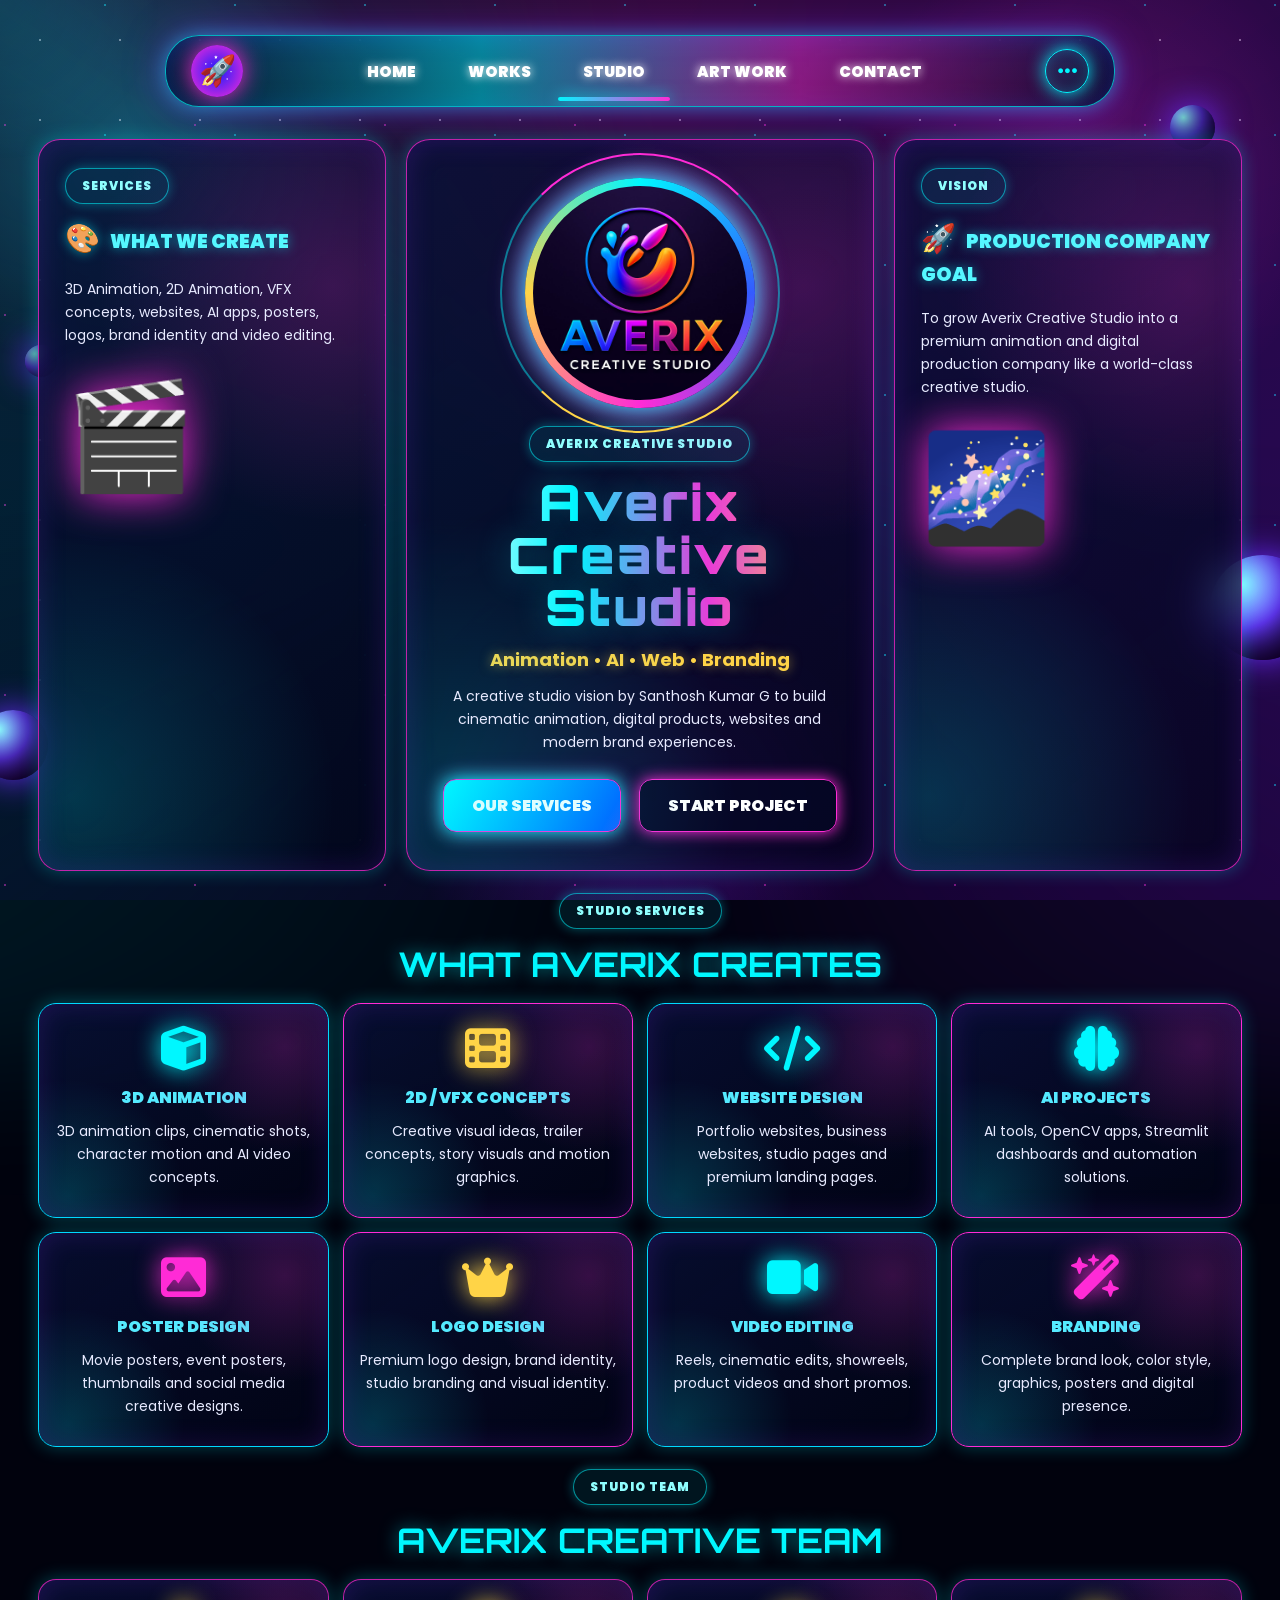
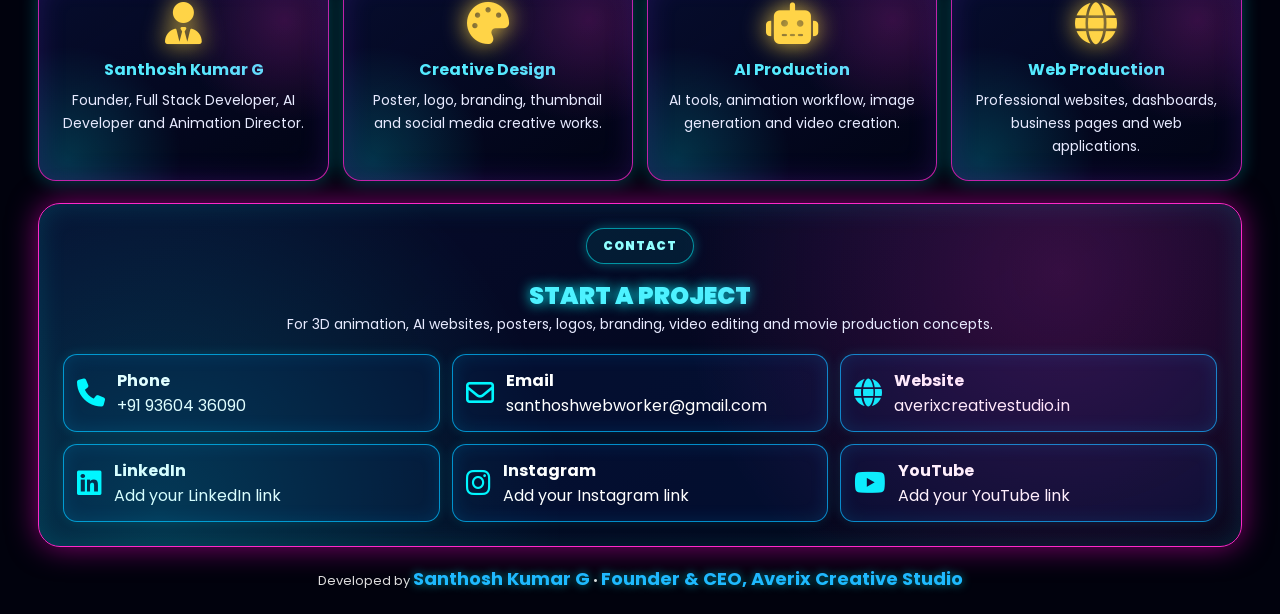
<file: studio.html>
<!DOCTYPE html>
<html lang="en">
<head>
<meta charset="UTF-8">
<meta name="viewport" content="width=device-width,initial-scale=1.0">
<title>Averix Creative Studio</title>
<link href="https://fonts.googleapis.com/css2?family=Orbitron:wght@500;700;900&family=Poppins:wght@300;400;500;600;700;800;900&display=swap" rel="stylesheet">
<link rel="stylesheet" href="https://cdnjs.cloudflare.com/ajax/libs/font-awesome/6.5.0/css/all.min.css">
<style>
*{margin:0;padding:0;box-sizing:border-box}
:root{--cyan:#00f7ff;--blue:#0066ff;--pink:#ff2bd6;--purple:#8a2bff;--yellow:#ffd447}
html{scroll-behavior:smooth}
body{font-family:Poppins,sans-serif;color:#fff;min-height:100vh;overflow-x:hidden;background:#01020d}
body:before{content:"";position:fixed;inset:0;z-index:-5;background:radial-gradient(circle at 10% 15%,rgba(0,247,255,.28),transparent 18%),radial-gradient(circle at 85% 20%,rgba(255,43,214,.25),transparent 19%),radial-gradient(circle at 50% 90%,rgba(138,43,255,.32),transparent 22%),linear-gradient(135deg,#020414 0%,#050019 45%,#12002a 100%)}
body:after{content:"";position:fixed;inset:0;z-index:-4;background-image:radial-gradient(#fff 1px,transparent 1px),radial-gradient(var(--cyan) 1px,transparent 1px),radial-gradient(var(--pink) 1px,transparent 1px);background-size:80px 80px,130px 130px,190px 190px;background-position:0 0,40px 70px,100px 30px;opacity:.45;animation:stars 25s linear infinite}
@keyframes stars{to{background-position:400px 300px,240px 470px,500px 330px}}
.aurora{position:fixed;inset:-20%;z-index:-3;background:conic-gradient(from 180deg at 50% 50%,transparent,#00f7ff22,#ff2bd633,#8a2bff33,transparent);filter:blur(65px);animation:aurora 14s ease-in-out infinite alternate}
@keyframes aurora{to{transform:rotate(18deg) scale(1.12)}}
.shooting-star{position:fixed;width:130px;height:2px;background:linear-gradient(90deg,transparent,#fff,var(--cyan));z-index:-1;filter:drop-shadow(0 0 8px var(--cyan));animation:shoot 5s linear infinite}
.s1{top:80px;left:-200px}.s2{top:300px;left:-260px;animation-delay:2s}.s3{top:570px;left:-300px;animation-delay:3.8s}
@keyframes shoot{0%{transform:translateX(0) translateY(0) rotate(-20deg);opacity:0}10%{opacity:1}100%{transform:translateX(150vw) translateY(520px) rotate(-20deg);opacity:0}}
.planet{position:fixed;border-radius:50%;z-index:-2;background:radial-gradient(circle at 30% 28%,#8dffff,#6539ff 42%,#210050 78%);box-shadow:0 0 35px #6a2bff,inset -18px -18px 30px #0008;animation:float 7s ease-in-out infinite}
.p1{width:70px;height:70px;left:-22px;bottom:120px}.p2{width:105px;height:105px;right:-35px;bottom:240px}.p3{width:32px;height:32px;left:25px;top:345px}.p4{width:45px;height:45px;right:65px;top:105px}
@keyframes float{50%{transform:translateY(-28px) rotate(12deg)}}
.page{width:min(1220px,94%);margin:auto;padding:35px 0 22px}
.navbar{width:min(950px,94%);height:72px;margin:0 auto 32px;border-radius:34px;display:flex;align-items:center;justify-content:space-between;padding:0 25px;background:linear-gradient(180deg,rgba(10,18,60,.78),rgba(2,4,22,.75));border:1px solid rgba(0,247,255,.7);box-shadow:0 0 18px #00f7ff66,0 0 38px #8a2bff88,inset 0 0 25px #005eff44;backdrop-filter:blur(18px);position:relative;overflow:hidden;z-index:9999}
.navbar:before{content:"";position:absolute;inset:-2px;background:linear-gradient(90deg,transparent,var(--cyan),var(--pink),transparent);opacity:.5;animation:borderMove 4s linear infinite}
.navbar>*{position:relative;z-index:2}
@keyframes borderMove{to{transform:translateX(70%)}}
.logo{width:52px;height:52px;border-radius:50%;display:grid;place-items:center;font-size:30px;background:radial-gradient(circle,#161cff,#ff2bd6);box-shadow:0 0 25px var(--pink);animation:pulse 2.5s infinite}
@keyframes pulse{50%{transform:scale(1.08);box-shadow:0 0 32px var(--cyan)}}
.navlinks{display:flex;gap:52px;align-items:center}
.navlinks a{color:#fff;text-decoration:none;font-weight:900;font-size:15px;text-shadow:0 0 10px #fff;position:relative}
.navlinks a:after{content:"";position:absolute;left:50%;right:50%;bottom:-18px;height:4px;background:linear-gradient(90deg,var(--cyan),var(--pink));border-radius:20px;box-shadow:0 0 15px var(--cyan);transition:.35s}
.navlinks a:hover:after,.navlinks a.active:after{left:-25px;right:-25px}
.menu{width:44px;height:44px;border-radius:50%;border:1px solid var(--cyan);display:grid;place-items:center;color:var(--cyan);font-size:22px;box-shadow:0 0 18px var(--cyan),inset 0 0 12px #00f7ff33;background:rgba(0,247,255,.08);cursor:pointer}
.hero{display:grid;grid-template-columns:1fr 1.35fr 1fr;gap:20px;align-items:stretch}
.card,.main-card,.service,.team-card,.contact{background:linear-gradient(145deg,rgba(8,16,55,.8),rgba(2,5,24,.68));border:1.5px solid rgba(255,43,214,.75);box-shadow:0 0 18px rgba(0,247,255,.28),inset 0 0 28px rgba(138,43,255,.18);backdrop-filter:blur(18px);position:relative;overflow:hidden;transition:.45s ease;transform-style:preserve-3d}
.card{border-radius:22px;padding:28px 26px;min-height:255px}
.main-card{border-radius:24px;padding:38px 30px;text-align:center;min-height:532px;display:flex;flex-direction:column;align-items:center;justify-content:center}
.card:hover,.service:hover,.team-card:hover,.main-card:hover{transform:perspective(1000px) rotateX(4deg) rotateY(-4deg) translateY(-8px);box-shadow:0 0 30px #00f7ff88,0 0 55px #ff2bd655,inset 0 0 35px #8a2bff44}
.card:before,.main-card:before,.service:before,.team-card:before,.contact:before{content:"";position:absolute;inset:0;background:radial-gradient(circle at 85% 20%,rgba(255,43,214,.2),transparent 36%),radial-gradient(circle at 10% 90%,rgba(0,247,255,.18),transparent 36%);pointer-events:none}
.tag{display:inline-block;color:#8fffff;font-size:12px;font-weight:900;letter-spacing:1px;border:1px solid rgba(0,247,255,.55);padding:8px 16px;border-radius:999px;background:rgba(0,247,255,.08);box-shadow:0 0 12px #00f7ff55;margin-bottom:14px}
h1{font-family:Orbitron,sans-serif;font-size:50px;line-height:1.05;font-weight:900;letter-spacing:2px;background:linear-gradient(90deg,#fff,var(--cyan),var(--pink),var(--yellow));-webkit-background-clip:text;color:transparent;text-shadow:0 0 35px #00f7ff55}
.main-card h2{font-size:18px;color:var(--yellow);margin:12px 0;text-shadow:0 0 12px #ffd44788}
.main-card p,.card p,.service p,.team-card p,.contact p{color:#e7eaff;font-size:14px;line-height:1.65;position:relative;z-index:2}
.card h2{font-size:19px;color:#55f7ff;margin-bottom:18px;font-weight:900;position:relative;z-index:2;text-shadow:0 0 12px #00f7ff88}
.card h2 span{font-size:28px;margin-right:10px}
.icon-big{font-size:105px;filter:drop-shadow(0 0 22px var(--pink));animation:floatIcon 4s ease-in-out infinite;margin-top:10px}
@keyframes floatIcon{50%{transform:translateY(-12px) rotate(6deg)}}
.logo-orb{width:230px;height:230px;border-radius:50%;padding:8px;margin:0 auto 18px;background:conic-gradient(var(--cyan),#345bff,var(--pink),var(--yellow),var(--cyan));box-shadow:0 0 28px var(--cyan),0 0 32px var(--pink);position:relative}
.logo-orb:before{content:"";position:absolute;inset:-25px;border-radius:50%;border:2px solid rgba(0,247,255,.45);border-top-color:var(--pink);border-bottom-color:var(--yellow);animation:orbit 12s linear infinite}
.logo-orb img{width:100%;height:100%;object-fit:cover;border-radius:50%;background:#111827}
@keyframes orbit{to{transform:rotate(360deg)}}
.btns{display:flex;gap:18px;margin-top:25px;flex-wrap:wrap;justify-content:center}
.btn{color:#fff;text-decoration:none;font-weight:900;padding:13px 28px;border-radius:13px;border:1px solid var(--pink);background:linear-gradient(120deg,var(--cyan),var(--blue),var(--pink),var(--yellow));background-size:300%;box-shadow:0 0 18px var(--cyan),0 0 24px #ff2bd666;animation:btnGlow 5s linear infinite;transition:.3s}
.btn:hover{transform:translateY(-4px) scale(1.04)}
.btn.outline{background:rgba(2,8,35,.6);box-shadow:0 0 15px var(--pink)}
@keyframes btnGlow{to{background-position:300%}}
.section{margin-top:22px}
.section-title{text-align:center;margin-bottom:18px}
.section-title h2{font-family:Orbitron,sans-serif;font-size:34px;color:var(--cyan);text-shadow:0 0 18px #00f7ff88}
.service-grid{display:grid;grid-template-columns:repeat(4,1fr);gap:14px}
.service{border-radius:18px;padding:22px 16px;text-align:center;min-height:215px;border-color:#00d9ff}
.service:nth-child(even){border-color:#ff2bd6}
.service i{font-size:45px;color:var(--cyan);filter:drop-shadow(0 0 12px var(--cyan));margin-bottom:14px}
.service:nth-child(2) i,.service:nth-child(6) i{color:var(--yellow);filter:drop-shadow(0 0 12px var(--yellow))}
.service:nth-child(5) i,.service:nth-child(8) i{color:var(--pink);filter:drop-shadow(0 0 12px var(--pink))}
.service h3{font-size:16px;margin-bottom:10px;color:#55eaff;font-weight:900}
.team-grid{display:grid;grid-template-columns:repeat(4,1fr);gap:14px}
.team-card{border-radius:18px;padding:22px 16px;text-align:center;min-height:170px}
.team-card i{font-size:42px;color:var(--yellow);filter:drop-shadow(0 0 12px var(--yellow));margin-bottom:13px}
.team-card h3{color:#55eaff;font-size:16px;margin-bottom:7px}
.contact{margin-top:22px;padding:24px;border-radius:22px;text-align:center;border-color:#ff28c9;box-shadow:0 0 30px rgba(255,0,204,.52),inset 0 0 28px rgba(0,247,255,.14)}
.contact h2{color:#4df2ff;font-size:24px;font-weight:900;text-shadow:0 0 13px var(--cyan)}
.contact-row{display:grid;grid-template-columns:repeat(3,1fr);gap:12px;margin-top:18px}
.contact-box{border:1px solid rgba(0,185,255,.75);border-radius:14px;min-height:76px;display:flex;align-items:center;gap:12px;padding:13px;background:rgba(4,18,55,.75);text-align:left;box-shadow:inset 0 0 18px rgba(0,174,255,.14),0 0 12px #00f7ff22;text-decoration:none;color:#fff}
.contact-box i{font-size:28px;color:var(--cyan)}
.footer{text-align:center;padding:18px 0 0;color:#ddd;font-size:13px}
.footer b{color:#1ebaff;font-size:18px;text-shadow:0 0 10px #00f7ff88}
.cursor-glow{position:fixed;width:350px;height:350px;border-radius:50%;background:radial-gradient(circle,rgba(0,247,255,.13),transparent 65%);pointer-events:none;z-index:-1;transform:translate(-50%,-50%)}

@media(max-width:1050px){
.hero{grid-template-columns:1fr}
.service-grid,.team-grid{grid-template-columns:repeat(2,1fr)}
.contact-row{grid-template-columns:1fr 1fr}
.navlinks{gap:20px}
}

@media(max-width:768px){
.page{width:100%;padding:12px 10px 18px}
.navbar{width:100%;min-height:70px;height:auto;margin:0 auto 16px;border-radius:22px;padding:12px 14px;display:flex;align-items:center;justify-content:space-between;overflow:visible;position:relative;z-index:9999}
.logo{width:45px;height:45px;font-size:25px;margin:0}
.menu{display:grid;width:45px;height:45px;border-radius:50%;background:rgba(0,247,255,.08);border:1px solid var(--cyan);cursor:pointer}
.navlinks{position:absolute;top:68px;right:10px;width:220px;display:none;grid-template-columns:1fr;gap:9px;padding:12px;border-radius:18px;background:rgba(3,8,35,.98);border:1px solid rgba(0,247,255,.75);box-shadow:0 0 25px #00f7ff99,0 0 35px #ff2bd666;backdrop-filter:blur(18px);z-index:10000}
.navlinks.show{display:grid}
.navlinks a{font-size:12px;padding:12px 10px;border-radius:13px;background:rgba(255,255,255,.08);border:1px solid rgba(0,247,255,.25);text-align:center;white-space:nowrap}
.navlinks a:after{display:none}
.navlinks a.active{background:linear-gradient(120deg,rgba(0,247,255,.28),rgba(255,43,214,.22));box-shadow:0 0 13px rgba(0,247,255,.35)}
.hero{display:flex;flex-direction:column}
.main-card{order:-1;min-height:auto;padding:28px 14px;border-radius:22px;position:relative;z-index:1}
.logo-orb{width:185px;height:185px;margin-bottom:14px}
.logo-orb:before{inset:-16px}
.card{padding:20px 15px;border-radius:20px;min-height:auto}
.card h2{font-size:16px;margin-bottom:15px}
.card h2 span{font-size:22px}
h1{font-size:32px}
.main-card h2{font-size:14px}
.main-card p,.card p,.service p,.team-card p,.contact p{font-size:12.5px}
.tag{font-size:10.5px;padding:7px 12px}
.icon-big{font-size:70px;opacity:.4}
.btns{gap:10px;margin-top:18px}
.btn{width:150px;text-align:center;padding:11px 10px;font-size:11.5px}
.section{margin-top:16px}
.section-title h2{font-size:22px}
.service-grid,.team-grid{grid-template-columns:1fr 1fr;gap:10px}
.service{min-height:175px;padding:16px 8px;border-radius:16px}
.service i{font-size:32px;margin-bottom:10px}
.service h3{font-size:12px}
.service p{font-size:10.5px;line-height:1.4}
.team-card{min-height:150px;padding:16px 8px;border-radius:16px}
.team-card i{font-size:32px;margin-bottom:10px}
.team-card h3{font-size:12px}
.team-card p{font-size:10.5px;line-height:1.4}
.contact{padding:18px 10px;border-radius:20px}
.contact h2{font-size:18px}
.contact-row{grid-template-columns:1fr;gap:9px}
.contact-box{min-height:66px;padding:12px;font-size:12px}
.footer{padding:15px 5px 0;font-size:11px}
.cursor-glow{display:none}
}

@media(max-width:380px){
.navlinks{width:200px}
.service-grid,.team-grid{grid-template-columns:1fr}
.btn{width:100%}
h1{font-size:28px}
.logo-orb{width:165px;height:165px}
}
</style>
</head>
<body>

<div class="aurora"></div>
<div class="shooting-star s1"></div>
<div class="shooting-star s2"></div>
<div class="shooting-star s3"></div>
<div class="planet p1"></div>
<div class="planet p2"></div>
<div class="planet p3"></div>
<div class="planet p4"></div>
<div class="cursor-glow" id="cursorGlow"></div>

<div class="page">

<nav class="navbar">
<div class="logo">🚀</div>
<div class="navlinks" id="navLinks">
<a href="index.html">HOME</a>
<a href="work.html">WORKS</a>
<a class="active" href="studio.html">STUDIO</a>
<a href="art.html">ART WORK</a>
<a href="contact.html">CONTACT</a>
</div>
<button class="menu" id="menuBtn" type="button"><i class="fa-solid fa-ellipsis"></i></button>
</nav>

<section class="hero">

<div class="card">
<span class="tag">SERVICES</span>
<h2><span>🎨</span>WHAT WE CREATE</h2>
<p>3D Animation, 2D Animation, VFX concepts, websites, AI apps, posters, logos, brand identity and video editing.</p>
<div class="icon-big">🎬</div>
</div>

<div class="main-card">
<div class="logo-orb">
<img src="assets/logo.jpg" alt="Averix Creative Studio Logo">
</div>
<span class="tag">AVERIX CREATIVE STUDIO</span>
<h1>Averix Creative Studio</h1>
<h2>Animation • AI • Web • Branding</h2>
<p>A creative studio vision by Santhosh Kumar G to build cinematic animation, digital products, websites and modern brand experiences.</p>
<div class="btns">
<a class="btn" href="#services">OUR SERVICES</a>
<a class="btn outline" href="#contact">START PROJECT</a>
</div>
</div>

<div class="card">
<span class="tag">VISION</span>
<h2><span>🚀</span>PRODUCTION COMPANY GOAL</h2>
<p>To grow Averix Creative Studio into a premium animation and digital production company like a world-class creative studio.</p>
<div class="icon-big">🌌</div>
</div>

</section>

<section class="section" id="services">
<div class="section-title">
<span class="tag">STUDIO SERVICES</span>
<h2>WHAT AVERIX CREATES</h2>
</div>

<div class="service-grid">
<div class="service"><i class="fa-solid fa-cube"></i><h3>3D ANIMATION</h3><p>3D animation clips, cinematic shots, character motion and AI video concepts.</p></div>
<div class="service"><i class="fa-solid fa-film"></i><h3>2D / VFX CONCEPTS</h3><p>Creative visual ideas, trailer concepts, story visuals and motion graphics.</p></div>
<div class="service"><i class="fa-solid fa-code"></i><h3>WEBSITE DESIGN</h3><p>Portfolio websites, business websites, studio pages and premium landing pages.</p></div>
<div class="service"><i class="fa-solid fa-brain"></i><h3>AI PROJECTS</h3><p>AI tools, OpenCV apps, Streamlit dashboards and automation solutions.</p></div>
<div class="service"><i class="fa-solid fa-image"></i><h3>POSTER DESIGN</h3><p>Movie posters, event posters, thumbnails and social media creative designs.</p></div>
<div class="service"><i class="fa-solid fa-crown"></i><h3>LOGO DESIGN</h3><p>Premium logo design, brand identity, studio branding and visual identity.</p></div>
<div class="service"><i class="fa-solid fa-video"></i><h3>VIDEO EDITING</h3><p>Reels, cinematic edits, showreels, product videos and short promos.</p></div>
<div class="service"><i class="fa-solid fa-wand-magic-sparkles"></i><h3>BRANDING</h3><p>Complete brand look, color style, graphics, posters and digital presence.</p></div>
</div>
</section>

<section class="section">
<div class="section-title">
<span class="tag">STUDIO TEAM</span>
<h2>AVERIX CREATIVE TEAM</h2>
</div>

<div class="team-grid">
<div class="team-card"><i class="fa-solid fa-user-tie"></i><h3>Santhosh Kumar G</h3><p>Founder, Full Stack Developer, AI Developer and Animation Director.</p></div>
<div class="team-card"><i class="fa-solid fa-palette"></i><h3>Creative Design</h3><p>Poster, logo, branding, thumbnail and social media creative works.</p></div>
<div class="team-card"><i class="fa-solid fa-robot"></i><h3>AI Production</h3><p>AI tools, animation workflow, image generation and video creation.</p></div>
<div class="team-card"><i class="fa-solid fa-globe"></i><h3>Web Production</h3><p>Professional websites, dashboards, business pages and web applications.</p></div>
</div>
</section>

<section class="contact" id="contact">
<span class="tag">CONTACT</span>
<h2>START A PROJECT</h2>
<p>For 3D animation, AI websites, posters, logos, branding, video editing and movie production concepts.</p>

<div class="contact-row">
<a class="contact-box" href="tel:+919360436090"><i class="fa-solid fa-phone"></i><div><b>Phone</b><br>+91 93604 36090</div></a>
<a class="contact-box" href="mailto:santhoshwebworker@gmail.com"><i class="fa-regular fa-envelope"></i><div><b>Email</b><br>santhoshwebworker@gmail.com</div></a>
<a class="contact-box" href="https://averixcreativestudio.in" target="_blank"><i class="fa-solid fa-globe"></i><div><b>Website</b><br>averixcreativestudio.in</div></a>
<a class="contact-box" href="https://www.linkedin.com/in/santhosh-kumar-founder-a36814376?utm_source=share_via&utm_content=profile&utm_medium=member_android"><i class="fa-brands fa-linkedin"></i><div><b>LinkedIn</b><br>Add your LinkedIn link</div></a>
<a class="contact-box" href="https://www.instagram.com/silent_animeboy?igsh=MmFkMTd4dnpzN3Jy"><i class="fa-brands fa-instagram"></i><div><b>Instagram</b><br>Add your Instagram link</div></a>
<a class="contact-box" href="https://www.youtube.com/@Averixcreativestudio"><i class="fa-brands fa-youtube"></i><div><b>YouTube</b><br>Add your YouTube link</div></a>
</div>
</section>

<div class="footer">Developed by <b>Santhosh Kumar G</b> • <b>Founder & CEO, Averix Creative Studio</b></div>

</div>

<script>
const glow=document.getElementById("cursorGlow");
document.addEventListener("mousemove",e=>{if(glow){glow.style.left=e.clientX+"px";glow.style.top=e.clientY+"px";}});

const menuBtn=document.getElementById("menuBtn");
const navLinks=document.getElementById("navLinks");

menuBtn.addEventListener("click",e=>{
e.stopPropagation();
navLinks.classList.toggle("show");
});

document.addEventListener("click",e=>{
if(!navLinks.contains(e.target)&&!menuBtn.contains(e.target)){navLinks.classList.remove("show");}
});

document.querySelectorAll(".navlinks a").forEach(link=>{
link.addEventListener("click",()=>navLinks.classList.remove("show"));
});

if(window.innerWidth>768){
document.querySelectorAll(".card,.service,.team-card,.main-card").forEach(card=>{
card.addEventListener("mousemove",e=>{
const r=card.getBoundingClientRect(),x=e.clientX-r.left,y=e.clientY-r.top;
const rx=((y/r.height)-.5)*8,ry=((x/r.width)-.5)*-8;
card.style.transform=`perspective(900px) rotateX(${rx}deg) rotateY(${ry}deg) translateY(-6px)`;
});
card.addEventListener("mouseleave",()=>card.style.transform="");
});
}
</script>

</body>
</html>
</file>
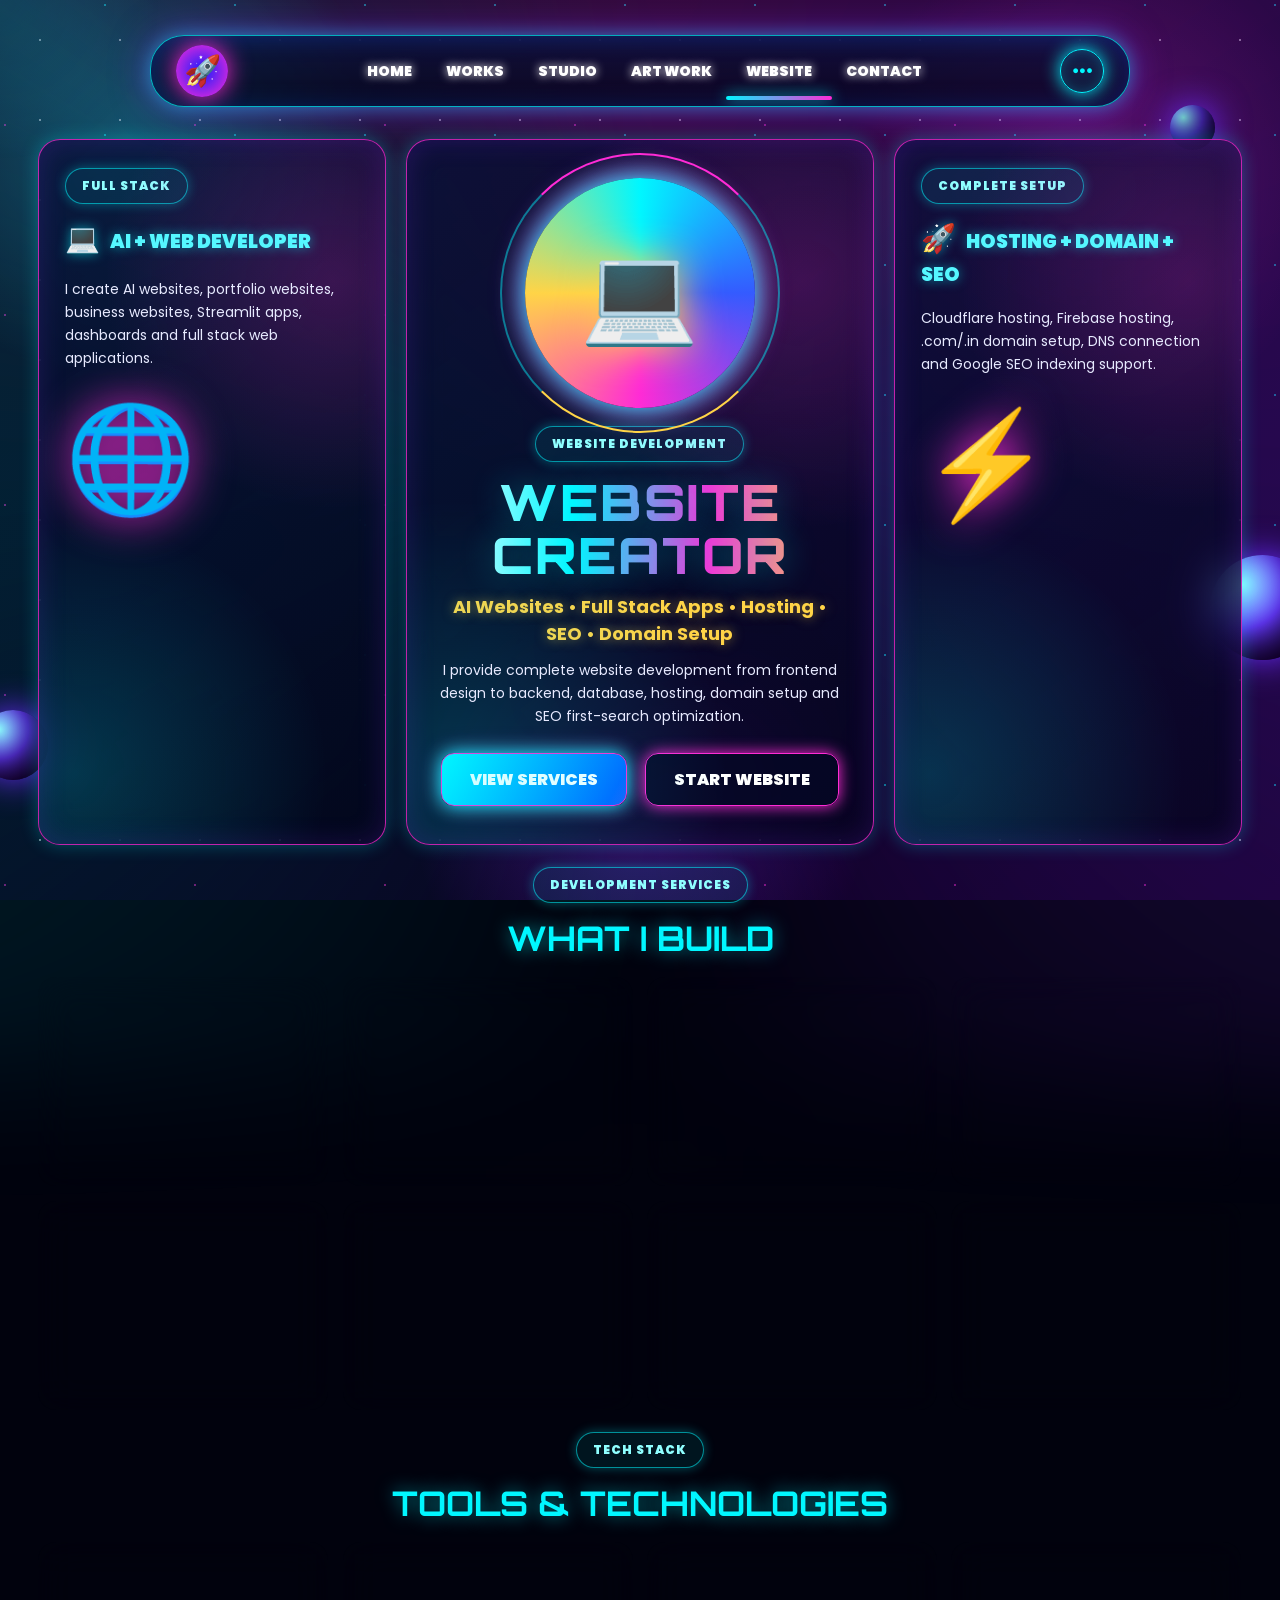
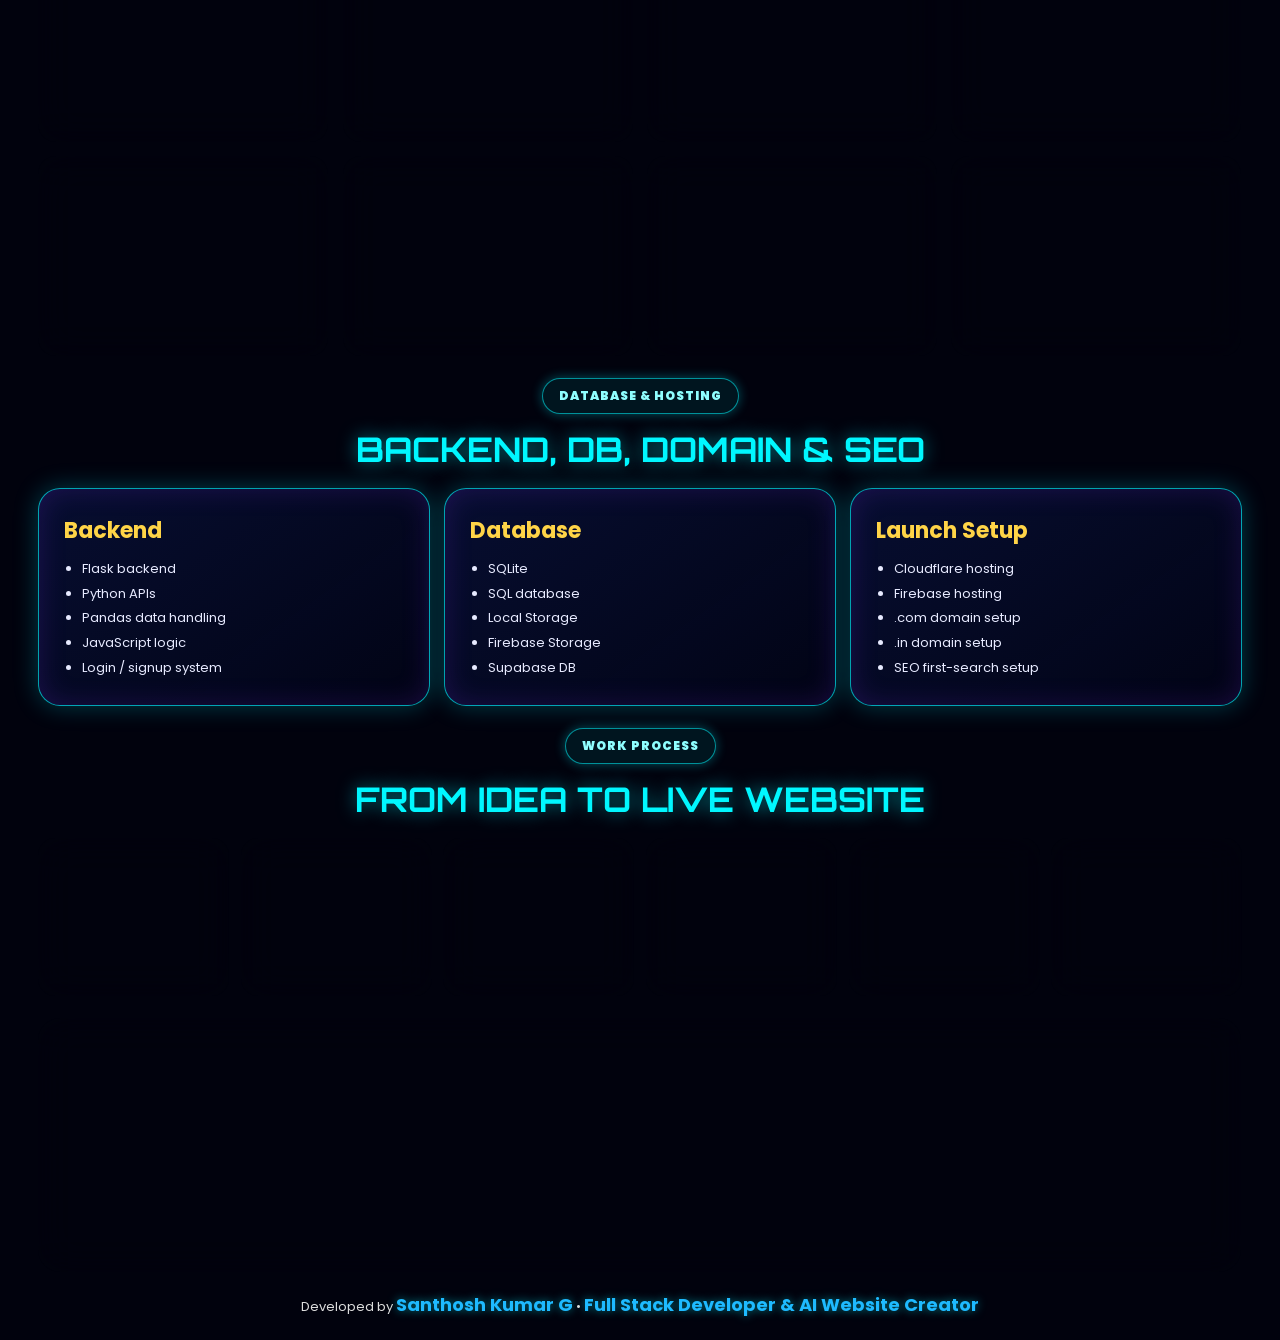
<file: website.html>
<!DOCTYPE html>
<html lang="en">
<head>
<meta charset="UTF-8">
<meta name="viewport" content="width=device-width,initial-scale=1.0">
<title>Website Development | Santhosh Kumar G</title>
<link href="https://fonts.googleapis.com/css2?family=Orbitron:wght@500;700;900&family=Poppins:wght@300;400;500;600;700;800;900&display=swap" rel="stylesheet">
<link rel="stylesheet" href="https://cdnjs.cloudflare.com/ajax/libs/font-awesome/6.5.0/css/all.min.css">
<style>
*{margin:0;padding:0;box-sizing:border-box}
:root{--cyan:#00f7ff;--blue:#0066ff;--pink:#ff2bd6;--purple:#8a2bff;--yellow:#ffd447;--green:#00ff9c}
html{scroll-behavior:smooth}
body{font-family:Poppins,sans-serif;color:#fff;min-height:100vh;overflow-x:hidden;background:#01020d}
body:before{content:"";position:fixed;inset:0;z-index:-5;background:radial-gradient(circle at 10% 15%,rgba(0,247,255,.28),transparent 18%),radial-gradient(circle at 85% 20%,rgba(255,43,214,.25),transparent 19%),radial-gradient(circle at 50% 90%,rgba(138,43,255,.32),transparent 22%),linear-gradient(135deg,#020414 0%,#050019 45%,#12002a 100%)}
body:after{content:"";position:fixed;inset:0;z-index:-4;background-image:radial-gradient(#fff 1px,transparent 1px),radial-gradient(var(--cyan) 1px,transparent 1px),radial-gradient(var(--pink) 1px,transparent 1px);background-size:80px 80px,130px 130px,190px 190px;background-position:0 0,40px 70px,100px 30px;opacity:.45;animation:stars 25s linear infinite}
@keyframes stars{to{background-position:400px 300px,240px 470px,500px 330px}}
.aurora{position:fixed;inset:-20%;z-index:-3;background:conic-gradient(from 180deg at 50% 50%,transparent,#00f7ff22,#ff2bd633,#8a2bff33,transparent);filter:blur(65px);animation:aurora 14s ease-in-out infinite alternate}
@keyframes aurora{to{transform:rotate(18deg) scale(1.12)}}
.planet{position:fixed;border-radius:50%;z-index:-2;background:radial-gradient(circle at 30% 28%,#8dffff,#6539ff 42%,#210050 78%);box-shadow:0 0 35px #6a2bff,inset -18px -18px 30px #0008;animation:float 7s ease-in-out infinite}
.p1{width:70px;height:70px;left:-22px;bottom:120px}.p2{width:105px;height:105px;right:-35px;bottom:240px}.p3{width:45px;height:45px;right:65px;top:105px}
@keyframes float{50%{transform:translateY(-28px) rotate(12deg)}}
.page{width:min(1220px,94%);margin:auto;padding:35px 0 22px}
.navbar{width:min(980px,94%);height:72px;margin:0 auto 32px;border-radius:34px;display:flex;align-items:center;justify-content:space-between;padding:0 25px;background:linear-gradient(180deg,rgba(10,18,60,.78),rgba(2,4,22,.75));border:1px solid rgba(0,247,255,.7);box-shadow:0 0 18px #00f7ff66,0 0 38px #8a2bff88,inset 0 0 25px #005eff44;backdrop-filter:blur(18px);position:relative;overflow:hidden;z-index:9999}
.logo{width:52px;height:52px;border-radius:50%;display:grid;place-items:center;font-size:30px;background:radial-gradient(circle,#161cff,#ff2bd6);box-shadow:0 0 25px var(--pink)}
.navlinks{display:flex;gap:34px;align-items:center}
.navlinks a{color:#fff;text-decoration:none;font-weight:900;font-size:14px;text-shadow:0 0 10px #fff;position:relative}
.navlinks a:after{content:"";position:absolute;left:50%;right:50%;bottom:-18px;height:4px;background:linear-gradient(90deg,var(--cyan),var(--pink));border-radius:20px;box-shadow:0 0 15px var(--cyan);transition:.35s}
.navlinks a:hover:after,.navlinks a.active:after{left:-20px;right:-20px}
.menu{width:44px;height:44px;border-radius:50%;border:1px solid var(--cyan);display:grid;place-items:center;color:var(--cyan);font-size:22px;box-shadow:0 0 18px var(--cyan),inset 0 0 12px #00f7ff33;background:rgba(0,247,255,.08);cursor:pointer}
.hero{display:grid;grid-template-columns:1fr 1.35fr 1fr;gap:20px;align-items:stretch}
.card,.main-card,.tech-card,.service,.process,.contact{background:linear-gradient(145deg,rgba(8,16,55,.8),rgba(2,5,24,.68));border:1.5px solid rgba(255,43,214,.75);box-shadow:0 0 18px rgba(0,247,255,.28),inset 0 0 28px rgba(138,43,255,.18);backdrop-filter:blur(18px);position:relative;overflow:hidden;transition:.45s ease;transform-style:preserve-3d}
.card{border-radius:22px;padding:28px 26px;min-height:255px}
.main-card{border-radius:24px;padding:38px 30px;text-align:center;min-height:532px;display:flex;flex-direction:column;align-items:center;justify-content:center}
.card:hover,.tech-card:hover,.service:hover,.process:hover,.main-card:hover{transform:perspective(1000px) rotateX(4deg) rotateY(-4deg) translateY(-8px);box-shadow:0 0 30px #00f7ff88,0 0 55px #ff2bd655,inset 0 0 35px #8a2bff44}
.card:before,.main-card:before,.tech-card:before,.service:before,.process:before,.contact:before{content:"";position:absolute;inset:0;background:radial-gradient(circle at 85% 20%,rgba(255,43,214,.2),transparent 36%),radial-gradient(circle at 10% 90%,rgba(0,247,255,.18),transparent 36%);pointer-events:none}
.tag{display:inline-block;color:#8fffff;font-size:12px;font-weight:900;letter-spacing:1px;border:1px solid rgba(0,247,255,.55);padding:8px 16px;border-radius:999px;background:rgba(0,247,255,.08);box-shadow:0 0 12px #00f7ff55;margin-bottom:14px}
h1{font-family:Orbitron,sans-serif;font-size:50px;line-height:1.05;font-weight:900;letter-spacing:2px;background:linear-gradient(90deg,#fff,var(--cyan),var(--pink),var(--yellow));-webkit-background-clip:text;color:transparent;text-shadow:0 0 35px #00f7ff55}
.main-card h2{font-size:18px;color:var(--yellow);margin:12px 0;text-shadow:0 0 12px #ffd44788}
.main-card p,.card p,.tech-card p,.service p,.process p,.contact p{color:#e7eaff;font-size:14px;line-height:1.65;position:relative;z-index:2}
.card h2{font-size:19px;color:#55f7ff;margin-bottom:18px;font-weight:900;position:relative;z-index:2;text-shadow:0 0 12px #00f7ff88}
.card h2 span{font-size:28px;margin-right:10px}
.icon-big{font-size:105px;filter:drop-shadow(0 0 22px var(--pink));animation:floatIcon 4s ease-in-out infinite;margin-top:10px}
@keyframes floatIcon{50%{transform:translateY(-12px) rotate(6deg)}}
.web-orb{width:230px;height:230px;border-radius:50%;padding:8px;margin:0 auto 18px;background:conic-gradient(var(--cyan),#345bff,var(--pink),var(--yellow),var(--cyan));box-shadow:0 0 28px var(--cyan),0 0 32px var(--pink);position:relative;display:grid;place-items:center;font-size:95px}
.web-orb:before{content:"";position:absolute;inset:-25px;border-radius:50%;border:2px solid rgba(0,247,255,.45);border-top-color:var(--pink);border-bottom-color:var(--yellow);animation:orbit 12s linear infinite}
.web-orb span{position:relative;z-index:2;filter:drop-shadow(0 0 20px var(--yellow))}
@keyframes orbit{to{transform:rotate(360deg)}}
.btns{display:flex;gap:18px;margin-top:25px;flex-wrap:wrap;justify-content:center}
.btn{color:#fff;text-decoration:none;font-weight:900;padding:13px 28px;border-radius:13px;border:1px solid var(--pink);background:linear-gradient(120deg,var(--cyan),var(--blue),var(--pink),var(--yellow));background-size:300%;box-shadow:0 0 18px var(--cyan),0 0 24px #ff2bd666;animation:btnGlow 5s linear infinite;transition:.3s}
.btn:hover{transform:translateY(-4px) scale(1.04)}
.btn.outline{background:rgba(2,8,35,.6);box-shadow:0 0 15px var(--pink)}
@keyframes btnGlow{to{background-position:300%}}
.section{margin-top:22px}
.section-title{text-align:center;margin-bottom:18px}
.section-title h2{font-family:Orbitron,sans-serif;font-size:34px;color:var(--cyan);text-shadow:0 0 18px #00f7ff88}
.tech-grid{display:grid;grid-template-columns:repeat(4,1fr);gap:14px}
.tech-card,.service{border-radius:18px;padding:22px 16px;text-align:center;min-height:200px;border-color:#00d9ff}
.tech-card:nth-child(even),.service:nth-child(even){border-color:#ff2bd6}
.tech-card i,.service i{font-size:45px;color:var(--cyan);filter:drop-shadow(0 0 12px var(--cyan));margin-bottom:14px}
.tech-card:nth-child(2) i,.tech-card:nth-child(6) i,.service:nth-child(2) i,.service:nth-child(6) i{color:var(--yellow)}
.tech-card:nth-child(5) i,.tech-card:nth-child(8) i,.service:nth-child(5) i,.service:nth-child(8) i{color:var(--pink)}
.tech-card h3,.service h3{font-size:16px;margin-bottom:10px;color:#55eaff;font-weight:900}
.process-grid{display:grid;grid-template-columns:repeat(6,1fr);gap:12px}
.process{border-radius:17px;padding:18px 12px;text-align:center;min-height:140px}
.process .num{width:42px;height:42px;border-radius:50%;display:grid;place-items:center;margin:0 auto 12px;background:linear-gradient(135deg,var(--cyan),var(--pink));box-shadow:0 0 15px var(--cyan);font-weight:900}
.process h3{font-size:13px;color:var(--yellow)}
.packages{display:grid;grid-template-columns:repeat(3,1fr);gap:14px}
.package{border-radius:22px;padding:25px;background:linear-gradient(145deg,rgba(8,16,55,.85),rgba(2,5,24,.72));border:1.5px solid rgba(0,247,255,.65);box-shadow:0 0 24px rgba(0,247,255,.25),inset 0 0 28px rgba(138,43,255,.18)}
.package h3{color:var(--yellow);font-size:22px;margin-bottom:10px}
.package ul{padding-left:18px;color:#e7eaff;font-size:13px;line-height:1.9}
.contact{margin-top:22px;padding:24px;border-radius:22px;text-align:center;border-color:#ff28c9;box-shadow:0 0 30px rgba(255,0,204,.52),inset 0 0 28px rgba(0,247,255,.14)}
.contact h2{color:#4df2ff;font-size:24px;font-weight:900;text-shadow:0 0 13px var(--cyan)}
.contact-row{display:grid;grid-template-columns:repeat(3,1fr);gap:12px;margin-top:18px}
.contact-box{border:1px solid rgba(0,185,255,.75);border-radius:14px;min-height:76px;display:flex;align-items:center;gap:12px;padding:13px;background:rgba(4,18,55,.75);text-align:left;box-shadow:inset 0 0 18px rgba(0,174,255,.14),0 0 12px #00f7ff22;text-decoration:none;color:#fff}
.contact-box i{font-size:28px;color:var(--cyan)}
.footer{text-align:center;padding:18px 0 0;color:#ddd;font-size:13px}
.footer b{color:#1ebaff;font-size:18px;text-shadow:0 0 10px #00f7ff88}
.cursor-glow{position:fixed;width:350px;height:350px;border-radius:50%;background:radial-gradient(circle,rgba(0,247,255,.13),transparent 65%);pointer-events:none;z-index:-1;transform:translate(-50%,-50%)}

@media(max-width:1050px){
.hero{grid-template-columns:1fr}
.tech-grid{grid-template-columns:repeat(2,1fr)}
.process-grid{grid-template-columns:repeat(3,1fr)}
.packages{grid-template-columns:1fr}
.contact-row{grid-template-columns:1fr 1fr}
.navlinks{gap:20px}
}

@media(max-width:768px){
.page{width:100%;padding:12px 10px 18px}
.navbar{width:100%;min-height:70px;height:auto;margin:0 auto 16px;border-radius:22px;padding:12px 14px;display:flex;align-items:center;justify-content:space-between;overflow:visible;position:relative;z-index:9999}
.logo{width:45px;height:45px;font-size:25px;margin:0}
.menu{display:grid;width:45px;height:45px;border-radius:50%;background:rgba(0,247,255,.08);border:1px solid var(--cyan);cursor:pointer}
.navlinks{position:absolute;top:68px;right:10px;width:220px;display:none;grid-template-columns:1fr;gap:9px;padding:12px;border-radius:18px;background:rgba(3,8,35,.98);border:1px solid rgba(0,247,255,.75);box-shadow:0 0 25px #00f7ff99,0 0 35px #ff2bd666;backdrop-filter:blur(18px);z-index:10000}
.navlinks.show{display:grid}
.navlinks a{font-size:12px;padding:12px 10px;border-radius:13px;background:rgba(255,255,255,.08);border:1px solid rgba(0,247,255,.25);text-align:center;white-space:nowrap}
.navlinks a:after{display:none}
.navlinks a.active{background:linear-gradient(120deg,rgba(0,247,255,.28),rgba(255,43,214,.22));box-shadow:0 0 13px rgba(0,247,255,.35)}
.hero{display:flex;flex-direction:column}
.main-card{order:-1;min-height:auto;padding:28px 14px;border-radius:22px;position:relative;z-index:1}
.web-orb{width:185px;height:185px;margin-bottom:14px}
.web-orb:before{inset:-16px}
.card{padding:20px 15px;border-radius:20px;min-height:auto}
.card h2{font-size:16px;margin-bottom:15px}
.card h2 span{font-size:22px}
h1{font-size:32px}
.main-card h2{font-size:14px}
.main-card p,.card p,.tech-card p,.service p,.process p,.contact p{font-size:12.5px}
.tag{font-size:10.5px;padding:7px 12px}
.icon-big{font-size:70px;opacity:.4}
.btns{gap:10px;margin-top:18px}
.btn{width:150px;text-align:center;padding:11px 10px;font-size:11.5px}
.section{margin-top:16px}
.section-title h2{font-size:22px}
.tech-grid{grid-template-columns:1fr 1fr;gap:10px}
.tech-card,.service{min-height:175px;padding:16px 8px;border-radius:16px}
.tech-card i,.service i{font-size:32px;margin-bottom:10px}
.tech-card h3,.service h3{font-size:12px}
.tech-card p,.service p{font-size:10.5px;line-height:1.4}
.process-grid{grid-template-columns:1fr 1fr;gap:10px}
.process{min-height:135px;padding:16px 8px;border-radius:16px}
.process .num{width:36px;height:36px;font-size:12px}
.process h3{font-size:12px}
.packages{grid-template-columns:1fr;gap:10px}
.package{padding:18px 14px;border-radius:18px}
.package h3{font-size:18px}
.package ul{font-size:12px}
.contact{padding:18px 10px;border-radius:20px}
.contact h2{font-size:18px}
.contact-row{grid-template-columns:1fr;gap:9px}
.contact-box{min-height:66px;padding:12px;font-size:12px}
.footer{padding:15px 5px 0;font-size:11px}
.cursor-glow{display:none}
}

@media(max-width:380px){
.navlinks{width:200px}
.tech-grid,.process-grid{grid-template-columns:1fr}
.btn{width:100%}
h1{font-size:28px}
.web-orb{width:165px;height:165px}
}
</style>
</head>
<body>

<div class="aurora"></div>
<div class="planet p1"></div>
<div class="planet p2"></div>
<div class="planet p3"></div>
<div class="cursor-glow" id="cursorGlow"></div>

<div class="page">

<nav class="navbar">
<div class="logo">🚀</div>
<div class="navlinks" id="navLinks">
<a href="index.html">HOME</a>
<a href="work.html">WORKS</a>
<a href="studio.html">STUDIO</a>
<a href="art.html">ART WORK</a>
<a class="active" href="website.html">WEBSITE</a>
<a href="contact.html">CONTACT</a>
</div>
<button class="menu" id="menuBtn" type="button"><i class="fa-solid fa-ellipsis"></i></button>
</nav>

<section class="hero">

<div class="card">
<span class="tag">FULL STACK</span>
<h2><span>💻</span>AI + WEB DEVELOPER</h2>
<p>I create AI websites, portfolio websites, business websites, Streamlit apps, dashboards and full stack web applications.</p>
<div class="icon-big">🌐</div>
</div>

<div class="main-card">
<div class="web-orb"><span>💻</span></div>
<span class="tag">WEBSITE DEVELOPMENT</span>
<h1>WEBSITE CREATOR</h1>
<h2>AI Websites • Full Stack Apps • Hosting • SEO • Domain Setup</h2>
<p>I provide complete website development from frontend design to backend, database, hosting, domain setup and SEO first-search optimization.</p>
<div class="btns">
<a class="btn" href="#services">VIEW SERVICES</a>
<a class="btn outline" href="#contact">START WEBSITE</a>
</div>
</div>

<div class="card">
<span class="tag">COMPLETE SETUP</span>
<h2><span>🚀</span>HOSTING + DOMAIN + SEO</h2>
<p>Cloudflare hosting, Firebase hosting, .com/.in domain setup, DNS connection and Google SEO indexing support.</p>
<div class="icon-big">⚡</div>
</div>

</section>

<section class="section" id="services">
<div class="section-title">
<span class="tag">DEVELOPMENT SERVICES</span>
<h2>WHAT I BUILD</h2>
</div>

<div class="tech-grid">
<div class="service"><i class="fa-solid fa-wand-magic-sparkles"></i><h3>AI WEBSITE</h3><p>Modern AI-style websites with premium futuristic UI and responsive design.</p></div>
<div class="service"><i class="fa-brands fa-react"></i><h3>REACT WEBSITE</h3><p>React portfolio, business pages, dashboards and dynamic frontend apps.</p></div>
<div class="service"><i class="fa-solid fa-code"></i><h3>HTML CSS JS</h3><p>Static websites, landing pages, portfolio pages and client websites.</p></div>
<div class="service"><i class="fa-solid fa-chart-line"></i><h3>STREAMLIT APP</h3><p>AI dashboards, ML projects, data apps and Python web tools.</p></div>
<div class="service"><i class="fa-brands fa-python"></i><h3>FLASK BACKEND</h3><p>Python Flask backend, login systems, APIs and web app logic.</p></div>
<div class="service"><i class="fa-solid fa-database"></i><h3>DATABASE SETUP</h3><p>SQLite, SQL, Firebase Storage, Local Storage and cloud database setup.</p></div>
<div class="service"><i class="fa-solid fa-cloud"></i><h3>HOSTING</h3><p>Cloudflare hosting, Firebase hosting and deployment support.</p></div>
<div class="service"><i class="fa-solid fa-magnifying-glass-chart"></i><h3>SEO SUPPORT</h3><p>Google Search Console, indexing, meta tags and first-search optimization setup.</p></div>
</div>
</section>

<section class="section">
<div class="section-title">
<span class="tag">TECH STACK</span>
<h2>TOOLS & TECHNOLOGIES</h2>
</div>

<div class="tech-grid">
<div class="tech-card"><i class="fa-brands fa-react"></i><h3>React</h3><p>Frontend single page application and component-based UI.</p></div>
<div class="tech-card"><i class="fa-brands fa-html5"></i><h3>HTML</h3><p>Clean structure for professional websites and landing pages.</p></div>
<div class="tech-card"><i class="fa-brands fa-css3-alt"></i><h3>CSS</h3><p>Responsive design, animations, neon UI and 3D effects.</p></div>
<div class="tech-card"><i class="fa-brands fa-js"></i><h3>JavaScript</h3><p>Interactive website logic, forms and dynamic UI features.</p></div>
<div class="tech-card"><i class="fa-brands fa-python"></i><h3>Python</h3><p>Flask backend, pandas data processing and AI tools.</p></div>
<div class="tech-card"><i class="fa-solid fa-fire"></i><h3>Firebase</h3><p>Authentication, database, storage and Firebase hosting.</p></div>
<div class="tech-card"><i class="fa-solid fa-bolt"></i><h3>Supabase</h3><p>Cloud database, authentication and backend services.</p></div>
<div class="tech-card"><i class="fa-solid fa-shield-halved"></i><h3>Cloudflare</h3><p>Hosting, DNS, SSL, domain connection and website protection.</p></div>
</div>
</section>

<section class="section">
<div class="section-title">
<span class="tag">DATABASE & HOSTING</span>
<h2>BACKEND, DB, DOMAIN & SEO</h2>
</div>

<div class="packages">
<div class="package">
<h3>Backend</h3>
<ul>
<li>Flask backend</li>
<li>Python APIs</li>
<li>Pandas data handling</li>
<li>JavaScript logic</li>
<li>Login / signup system</li>
</ul>
</div>

<div class="package">
<h3>Database</h3>
<ul>
<li>SQLite</li>
<li>SQL database</li>
<li>Local Storage</li>
<li>Firebase Storage</li>
<li>Supabase DB</li>
</ul>
</div>

<div class="package">
<h3>Launch Setup</h3>
<ul>
<li>Cloudflare hosting</li>
<li>Firebase hosting</li>
<li>.com domain setup</li>
<li>.in domain setup</li>
<li>SEO first-search setup</li>
</ul>
</div>
</div>
</section>

<section class="section">
<div class="section-title">
<span class="tag">WORK PROCESS</span>
<h2>FROM IDEA TO LIVE WEBSITE</h2>
</div>

<div class="process-grid">
<div class="process"><div class="num">01</div><h3>Requirement</h3><p>Client idea, pages and features.</p></div>
<div class="process"><div class="num">02</div><h3>Design</h3><p>Modern UI, colors and layout.</p></div>
<div class="process"><div class="num">03</div><h3>Frontend</h3><p>React / HTML / CSS / JS.</p></div>
<div class="process"><div class="num">04</div><h3>Backend</h3><p>Flask, Python and database.</p></div>
<div class="process"><div class="num">05</div><h3>Hosting</h3><p>Cloudflare / Firebase deploy.</p></div>
<div class="process"><div class="num">06</div><h3>SEO</h3><p>Google indexing and search setup.</p></div>
</div>
</section>

<section class="contact" id="contact">
<span class="tag">WEBSITE ORDER</span>
<h2>START YOUR WEBSITE PROJECT</h2>
<p>For AI website, full stack website, business page, portfolio, backend, database, hosting, domain and SEO setup.</p>

<div class="contact-row">
<a class="contact-box" href="https://wa.me/919360436090?text=Hi%20Santhosh%2C%20I%20want%20a%20website%20for%20my%20business" target="_blank"><i class="fa-brands fa-whatsapp"></i><div><b>WhatsApp</b><br>+91 93604 36090</div></a>
<a class="contact-box" href="mailto:santhoshwebworker@gmail.com"><i class="fa-regular fa-envelope"></i><div><b>Email</b><br>santhoshwebworker@gmail.com</div></a>
<a class="contact-box" href="https://averixcreativestudio.in" target="_blank"><i class="fa-solid fa-globe"></i><div><b>Company Website</b><br>averixcreativestudio.in</div></a>
</div>
</section>

<div class="footer">Developed by <b>Santhosh Kumar G</b> • <b>Full Stack Developer & AI Website Creator</b></div>

</div>

<script>
const glow=document.getElementById("cursorGlow");
document.addEventListener("mousemove",e=>{if(glow){glow.style.left=e.clientX+"px";glow.style.top=e.clientY+"px";}});

const menuBtn=document.getElementById("menuBtn");
const navLinks=document.getElementById("navLinks");

menuBtn.addEventListener("click",e=>{
e.stopPropagation();
navLinks.classList.toggle("show");
});

document.addEventListener("click",e=>{
if(!navLinks.contains(e.target)&&!menuBtn.contains(e.target)){
navLinks.classList.remove("show");
}
});

document.querySelectorAll(".navlinks a").forEach(link=>{
link.addEventListener("click",()=>navLinks.classList.remove("show"));
});

if(window.innerWidth>768){
document.querySelectorAll(".card,.tech-card,.service,.process,.main-card,.package").forEach(card=>{
card.addEventListener("mousemove",e=>{
const r=card.getBoundingClientRect();
const x=e.clientX-r.left;
const y=e.clientY-r.top;
const rx=((y/r.height)-.5)*8;
const ry=((x/r.width)-.5)*-8;
card.style.transform=`perspective(900px) rotateX(${rx}deg) rotateY(${ry}deg) translateY(-6px)`;
});
card.addEventListener("mouseleave",()=>{card.style.transform=""});
});
}
</script>

</body>
</html>
</file>
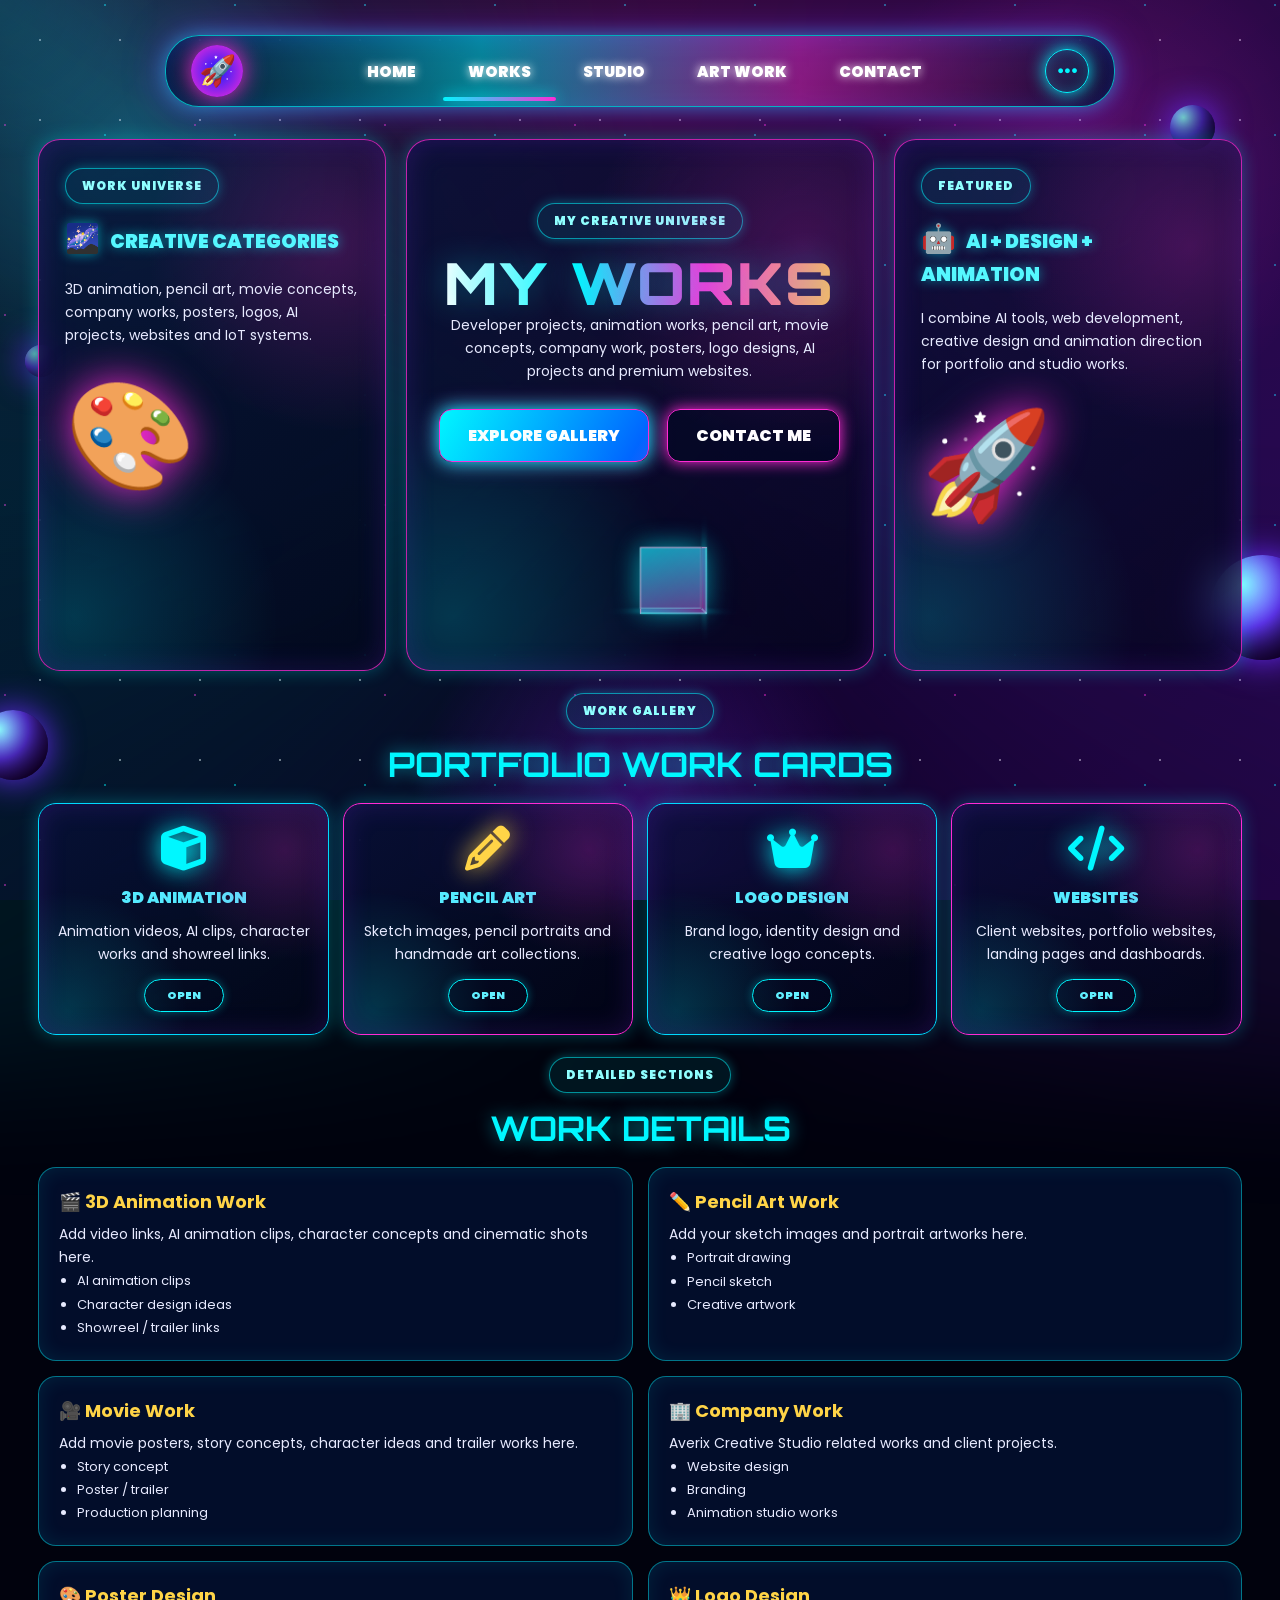
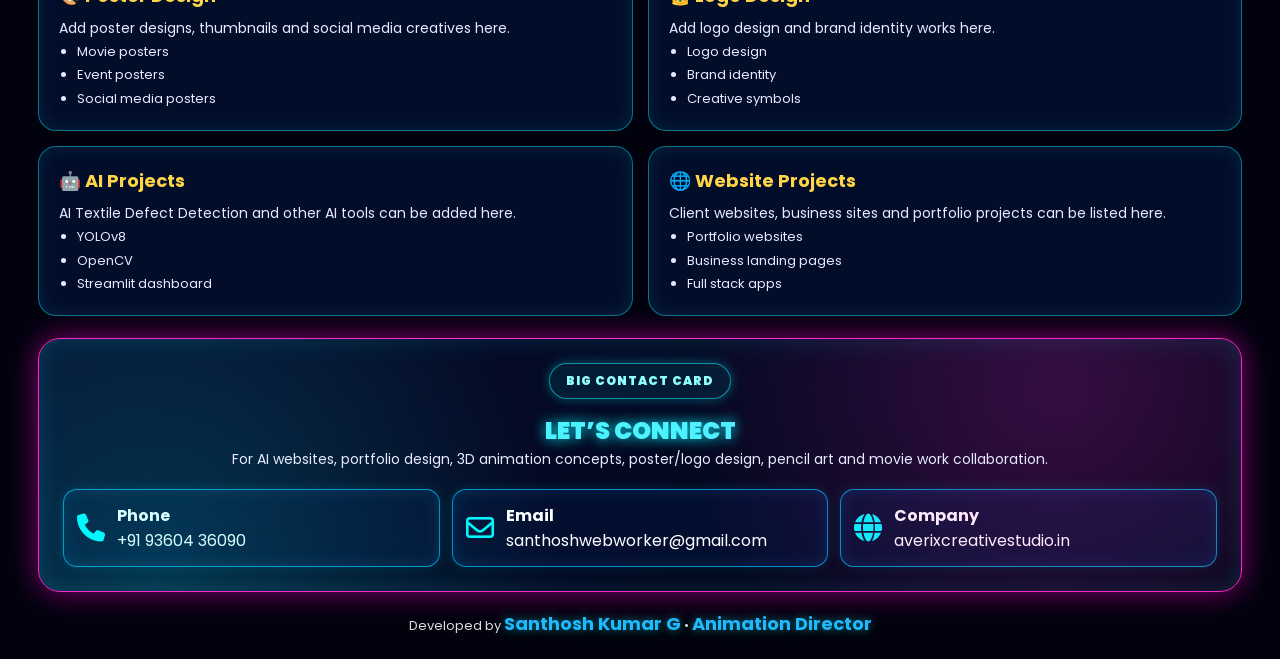
<file: work.html>
<!DOCTYPE html>
<html lang="en">
<head>
<meta charset="UTF-8">
<meta name="viewport" content="width=device-width,initial-scale=1.0">
<title>Works | Santhosh Kumar G</title>
<link href="https://fonts.googleapis.com/css2?family=Orbitron:wght@500;700;900&family=Poppins:wght@300;400;500;600;700;800;900&display=swap" rel="stylesheet">
<link rel="stylesheet" href="https://cdnjs.cloudflare.com/ajax/libs/font-awesome/6.5.0/css/all.min.css">
<style>
*{margin:0;padding:0;box-sizing:border-box}
:root{--cyan:#00f7ff;--blue:#0066ff;--pink:#ff2bd6;--purple:#8a2bff;--yellow:#ffd447}
html{scroll-behavior:smooth}
body{font-family:Poppins,sans-serif;color:#fff;min-height:100vh;overflow-x:hidden;background:#01020d}
body:before{content:"";position:fixed;inset:0;z-index:-5;background:radial-gradient(circle at 10% 15%,rgba(0,247,255,.28),transparent 18%),radial-gradient(circle at 85% 20%,rgba(255,43,214,.25),transparent 19%),radial-gradient(circle at 50% 90%,rgba(138,43,255,.32),transparent 22%),linear-gradient(135deg,#020414 0%,#050019 45%,#12002a 100%)}
body:after{content:"";position:fixed;inset:0;z-index:-4;background-image:radial-gradient(#fff 1px,transparent 1px),radial-gradient(var(--cyan) 1px,transparent 1px),radial-gradient(var(--pink) 1px,transparent 1px);background-size:80px 80px,130px 130px,190px 190px;background-position:0 0,40px 70px,100px 30px;opacity:.45;animation:stars 25s linear infinite}
@keyframes stars{to{background-position:400px 300px,240px 470px,500px 330px}}
.aurora{position:fixed;inset:-20%;z-index:-3;background:conic-gradient(from 180deg at 50% 50%,transparent,#00f7ff22,#ff2bd633,#8a2bff33,transparent);filter:blur(65px);animation:aurora 14s ease-in-out infinite alternate}
@keyframes aurora{to{transform:rotate(18deg) scale(1.12)}}
.shooting-star{position:fixed;width:130px;height:2px;background:linear-gradient(90deg,transparent,#fff,var(--cyan));z-index:-1;filter:drop-shadow(0 0 8px var(--cyan));animation:shoot 5s linear infinite}
.s1{top:80px;left:-200px}.s2{top:300px;left:-260px;animation-delay:2s}.s3{top:570px;left:-300px;animation-delay:3.8s}
@keyframes shoot{0%{transform:translateX(0) translateY(0) rotate(-20deg);opacity:0}10%{opacity:1}100%{transform:translateX(150vw) translateY(520px) rotate(-20deg);opacity:0}}
.planet{position:fixed;border-radius:50%;z-index:-2;background:radial-gradient(circle at 30% 28%,#8dffff,#6539ff 42%,#210050 78%);box-shadow:0 0 35px #6a2bff,inset -18px -18px 30px #0008;animation:float 7s ease-in-out infinite}
.p1{width:70px;height:70px;left:-22px;bottom:120px}.p2{width:105px;height:105px;right:-35px;bottom:240px}.p3{width:32px;height:32px;left:25px;top:345px}.p4{width:45px;height:45px;right:65px;top:105px}
@keyframes float{50%{transform:translateY(-28px) rotate(12deg)}}
.page{width:min(1220px,94%);margin:auto;padding:35px 0 22px}
.navbar{width:min(950px,94%);height:72px;margin:0 auto 32px;border-radius:34px;display:flex;align-items:center;justify-content:space-between;padding:0 25px;background:linear-gradient(180deg,rgba(10,18,60,.78),rgba(2,4,22,.75));border:1px solid rgba(0,247,255,.7);box-shadow:0 0 18px #00f7ff66,0 0 38px #8a2bff88,inset 0 0 25px #005eff44;backdrop-filter:blur(18px);position:relative;overflow:hidden;z-index:9999}
.navbar:before{content:"";position:absolute;inset:-2px;background:linear-gradient(90deg,transparent,var(--cyan),var(--pink),transparent);opacity:.5;animation:borderMove 4s linear infinite}
.navbar>*{position:relative;z-index:2}
@keyframes borderMove{to{transform:translateX(70%)}}
.logo{width:52px;height:52px;border-radius:50%;display:grid;place-items:center;font-size:30px;background:radial-gradient(circle,#161cff,#ff2bd6);box-shadow:0 0 25px var(--pink);animation:pulse 2.5s infinite}
@keyframes pulse{50%{transform:scale(1.08);box-shadow:0 0 32px var(--cyan)}}
.navlinks{display:flex;gap:52px;align-items:center}
.navlinks a{color:#fff;text-decoration:none;font-weight:900;font-size:15px;text-shadow:0 0 10px #fff;position:relative}
.navlinks a:after{content:"";position:absolute;left:50%;right:50%;bottom:-18px;height:4px;background:linear-gradient(90deg,var(--cyan),var(--pink));border-radius:20px;box-shadow:0 0 15px var(--cyan);transition:.35s}
.navlinks a:hover:after,.navlinks a.active:after{left:-25px;right:-25px}
.menu{width:44px;height:44px;border-radius:50%;border:1px solid var(--cyan);display:grid;place-items:center;color:var(--cyan);font-size:22px;box-shadow:0 0 18px var(--cyan),inset 0 0 12px #00f7ff33;background:rgba(0,247,255,.08);cursor:pointer}
.hero{display:grid;grid-template-columns:1fr 1.35fr 1fr;gap:20px;align-items:stretch}
.card,.main-card,.work-card,.contact{background:linear-gradient(145deg,rgba(8,16,55,.8),rgba(2,5,24,.68));border:1.5px solid rgba(255,43,214,.75);box-shadow:0 0 18px rgba(0,247,255,.28),inset 0 0 28px rgba(138,43,255,.18);backdrop-filter:blur(18px);position:relative;overflow:hidden;transition:.45s ease;transform-style:preserve-3d}
.card{border-radius:22px;padding:28px 26px;min-height:255px}
.main-card{border-radius:24px;padding:38px 30px;text-align:center;min-height:532px;display:flex;flex-direction:column;align-items:center;justify-content:center}
.card:hover,.work-card:hover,.main-card:hover{transform:perspective(1000px) rotateX(4deg) rotateY(-4deg) translateY(-8px);box-shadow:0 0 30px #00f7ff88,0 0 55px #ff2bd655,inset 0 0 35px #8a2bff44}
.card:before,.main-card:before,.work-card:before,.contact:before{content:"";position:absolute;inset:0;background:radial-gradient(circle at 85% 20%,rgba(255,43,214,.2),transparent 36%),radial-gradient(circle at 10% 90%,rgba(0,247,255,.18),transparent 36%);pointer-events:none}
.tag{display:inline-block;color:#8fffff;font-size:12px;font-weight:900;letter-spacing:1px;border:1px solid rgba(0,247,255,.55);padding:8px 16px;border-radius:999px;background:rgba(0,247,255,.08);box-shadow:0 0 12px #00f7ff55;margin-bottom:14px}
h1{font-family:Orbitron,sans-serif;font-size:58px;line-height:1.05;font-weight:900;letter-spacing:2px;background:linear-gradient(90deg,#fff,var(--cyan),var(--pink),var(--yellow));-webkit-background-clip:text;color:transparent;text-shadow:0 0 35px #00f7ff55}
.main-card p,.card p,.work-card p,.contact p{color:#e7eaff;font-size:14px;line-height:1.65;position:relative;z-index:2}
.card h2{font-size:19px;color:#55f7ff;margin-bottom:18px;font-weight:900;position:relative;z-index:2;text-shadow:0 0 12px #00f7ff88}
.card h2 span{font-size:28px;margin-right:10px}
.icon-big{font-size:105px;filter:drop-shadow(0 0 22px var(--pink));animation:floatIcon 4s ease-in-out infinite;margin-top:10px}
@keyframes floatIcon{50%{transform:translateY(-12px) rotate(6deg)}}
.btns{display:flex;gap:18px;margin-top:25px;flex-wrap:wrap;justify-content:center}
.btn{color:#fff;text-decoration:none;font-weight:900;padding:13px 28px;border-radius:13px;border:1px solid var(--pink);background:linear-gradient(120deg,var(--cyan),var(--blue),var(--pink),var(--yellow));background-size:300%;box-shadow:0 0 18px var(--cyan),0 0 24px #ff2bd666;animation:btnGlow 5s linear infinite;transition:.3s}
.btn:hover{transform:translateY(-4px) scale(1.04)}
.btn.outline{background:rgba(2,8,35,.6);box-shadow:0 0 15px var(--pink)}
@keyframes btnGlow{to{background-position:300%}}
.cube-scene{height:120px;position:relative;perspective:800px;margin-top:25px}
.cube{position:absolute;left:50%;top:50%;width:64px;height:64px;transform-style:preserve-3d;animation:cubeSpin 8s linear infinite}
.cube div{position:absolute;inset:0;border:1px solid rgba(255,255,255,.35);background:linear-gradient(135deg,rgba(0,247,255,.5),rgba(255,43,214,.28));box-shadow:0 0 28px rgba(0,247,255,.35)}
.front{transform:translateZ(32px)}.back{transform:rotateY(180deg) translateZ(32px)}.right{transform:rotateY(90deg) translateZ(32px)}.left{transform:rotateY(-90deg) translateZ(32px)}.top{transform:rotateX(90deg) translateZ(32px)}.bottom{transform:rotateX(-90deg) translateZ(32px)}
@keyframes cubeSpin{from{transform:translate(-50%,-50%) rotateX(0) rotateY(0)}to{transform:translate(-50%,-50%) rotateX(360deg) rotateY(360deg)}}
.section{margin-top:22px}
.section-title{text-align:center;margin-bottom:18px}
.section-title h2{font-family:Orbitron,sans-serif;font-size:34px;color:var(--cyan);text-shadow:0 0 18px #00f7ff88}
.work-grid{display:grid;grid-template-columns:repeat(4,1fr);gap:14px}
.work-card{border-radius:18px;padding:22px 16px;text-align:center;min-height:210px;border-color:#00d9ff}
.work-card:nth-child(even){border-color:#ff2bd6}
.work-card i{font-size:45px;color:var(--cyan);filter:drop-shadow(0 0 12px var(--cyan));margin-bottom:14px}
.work-card:nth-child(2) i,.work-card:nth-child(6) i{color:var(--yellow);filter:drop-shadow(0 0 12px var(--yellow))}
.work-card:nth-child(5) i,.work-card:nth-child(8) i{color:var(--pink);filter:drop-shadow(0 0 12px var(--pink))}
.work-card h3{font-size:16px;margin-bottom:10px;color:#55eaff;font-weight:900}
.work-card a{display:inline-block;margin-top:13px;text-decoration:none;color:#62efff;font-size:11px;font-weight:900;border:1px solid var(--cyan);padding:7px 22px;border-radius:20px;box-shadow:0 0 10px #00f7ff55}
.details{display:grid;grid-template-columns:repeat(2,1fr);gap:15px;margin-top:18px}
.detail-box{background:rgba(4,18,55,.72);border:1px solid rgba(0,247,255,.45);border-radius:18px;padding:20px;box-shadow:inset 0 0 20px #00f7ff18;transition:.45s ease}
.detail-box h3{color:var(--yellow);font-size:18px;margin-bottom:8px}
.detail-box p{color:#e7eaff;font-size:14px;line-height:1.65}
.detail-box ul{padding-left:18px;color:#e7eaff;font-size:13px;line-height:1.8}
.contact{margin-top:22px;padding:24px;border-radius:22px;text-align:center;border-color:#ff28c9;box-shadow:0 0 30px rgba(255,0,204,.52),inset 0 0 28px rgba(0,247,255,.14)}
.contact h2{color:#4df2ff;font-size:24px;font-weight:900;text-shadow:0 0 13px var(--cyan)}
.contact-row{display:grid;grid-template-columns:repeat(3,1fr);gap:12px;margin-top:18px}
.contact-box{border:1px solid rgba(0,185,255,.75);border-radius:14px;min-height:76px;display:flex;align-items:center;gap:12px;padding:13px;background:rgba(4,18,55,.75);text-align:left;box-shadow:inset 0 0 18px rgba(0,174,255,.14),0 0 12px #00f7ff22;text-decoration:none;color:#fff}
.contact-box i{font-size:28px;color:var(--cyan)}
.footer{text-align:center;padding:18px 0 0;color:#ddd;font-size:13px}
.footer b{color:#1ebaff;font-size:18px;text-shadow:0 0 10px #00f7ff88}
.cursor-glow{position:fixed;width:350px;height:350px;border-radius:50%;background:radial-gradient(circle,rgba(0,247,255,.13),transparent 65%);pointer-events:none;z-index:-1;transform:translate(-50%,-50%)}

@media(max-width:1050px){
.hero{grid-template-columns:1fr}
.work-grid{grid-template-columns:repeat(2,1fr)}
.details{grid-template-columns:1fr}
.contact-row{grid-template-columns:1fr 1fr}
.navlinks{gap:20px}
}

@media(max-width:768px){
.page{width:100%;padding:12px 10px 18px}
.navbar{width:100%;min-height:70px;height:auto;margin:0 auto 16px;border-radius:22px;padding:12px 14px;display:flex;align-items:center;justify-content:space-between;overflow:visible;position:relative;z-index:9999}
.logo{width:45px;height:45px;font-size:25px;margin:0}
.menu{display:grid;width:45px;height:45px;border-radius:50%;background:rgba(0,247,255,.08);border:1px solid var(--cyan);cursor:pointer}
.navlinks{position:absolute;top:68px;right:10px;width:220px;display:none;grid-template-columns:1fr;gap:9px;padding:12px;border-radius:18px;background:rgba(3,8,35,.98);border:1px solid rgba(0,247,255,.75);box-shadow:0 0 25px #00f7ff99,0 0 35px #ff2bd666;backdrop-filter:blur(18px);z-index:10000}
.navlinks.show{display:grid}
.navlinks a{font-size:12px;padding:12px 10px;border-radius:13px;background:rgba(255,255,255,.08);border:1px solid rgba(0,247,255,.25);text-align:center;white-space:nowrap}
.navlinks a:after{display:none}
.navlinks a.active{background:linear-gradient(120deg,rgba(0,247,255,.28),rgba(255,43,214,.22));box-shadow:0 0 13px rgba(0,247,255,.35)}
.hero{display:flex;flex-direction:column}
.main-card{order:-1;min-height:auto;padding:28px 14px;border-radius:22px;position:relative;z-index:1}
.card{padding:20px 15px;border-radius:20px;min-height:auto}
.card h2{font-size:16px;margin-bottom:15px}
.card h2 span{font-size:22px}
h1{font-size:34px}
.main-card p,.card p,.work-card p,.contact p{font-size:12.5px}
.tag{font-size:10.5px;padding:7px 12px}
.icon-big{font-size:70px;opacity:.4}
.btns{gap:10px;margin-top:18px}
.btn{width:150px;text-align:center;padding:11px 10px;font-size:11.5px}
.cube-scene{height:90px;margin-top:18px}
.cube{width:50px;height:50px}
.front{transform:translateZ(25px)}.back{transform:rotateY(180deg) translateZ(25px)}.right{transform:rotateY(90deg) translateZ(25px)}.left{transform:rotateY(-90deg) translateZ(25px)}.top{transform:rotateX(90deg) translateZ(25px)}.bottom{transform:rotateX(-90deg) translateZ(25px)}
.section{margin-top:16px}
.section-title h2{font-size:22px}
.work-grid{grid-template-columns:1fr 1fr;gap:10px}
.work-card{min-height:175px;padding:16px 8px;border-radius:16px}
.work-card i{font-size:32px;margin-bottom:10px}
.work-card h3{font-size:12px}
.work-card p{font-size:10.5px;line-height:1.4}
.work-card a{font-size:10px;padding:6px 14px}
.details{grid-template-columns:1fr;gap:10px}
.detail-box{padding:16px 13px}
.detail-box h3{font-size:15px}
.detail-box p,.detail-box ul{font-size:12px}
.contact{padding:18px 10px;border-radius:20px}
.contact h2{font-size:18px}
.contact-row{grid-template-columns:1fr;gap:9px}
.contact-box{min-height:66px;padding:12px;font-size:12px}
.footer{padding:15px 5px 0;font-size:11px}
.cursor-glow{display:none}
}

@media(max-width:380px){
.navlinks{width:200px}
.work-grid{grid-template-columns:1fr}
.btn{width:100%}
h1{font-size:30px}
}
</style>
</head>
<body>

<div class="aurora"></div>
<div class="shooting-star s1"></div>
<div class="shooting-star s2"></div>
<div class="shooting-star s3"></div>
<div class="planet p1"></div>
<div class="planet p2"></div>
<div class="planet p3"></div>
<div class="planet p4"></div>
<div class="cursor-glow" id="cursorGlow"></div>

<div class="page">

<nav class="navbar">
<div class="logo">🚀</div>
<div class="navlinks" id="navLinks">
<a href="index.html">HOME</a>
<a class="active" href="work.html">WORKS</a>
<a href="studio.html">STUDIO</a>
<a href="art.html">ART WORK</a>
<a href="contact.html">CONTACT</a>
</div>
<button class="menu" id="menuBtn" type="button"><i class="fa-solid fa-ellipsis"></i></button>
</nav>

<section class="hero">
<div class="card">
<span class="tag">WORK UNIVERSE</span>
<h2><span>🌌</span>CREATIVE CATEGORIES</h2>
<p>3D animation, pencil art, movie concepts, company works, posters, logos, AI projects, websites and IoT systems.</p>
<div class="icon-big">🎨</div>
</div>

<div class="main-card">
<span class="tag">MY CREATIVE UNIVERSE</span>
<h1>MY WORKS</h1>
<p>Developer projects, animation works, pencil art, movie concepts, company work, posters, logo designs, AI projects and premium websites.</p>
<div class="btns">
<a class="btn" href="#gallery">EXPLORE GALLERY</a>
<a class="btn outline" href="contact.html">CONTACT ME</a>
</div>
<div class="cube-scene"><div class="cube"><div class="front"></div><div class="back"></div><div class="right"></div><div class="left"></div><div class="top"></div><div class="bottom"></div></div></div>
</div>

<div class="card">
<span class="tag">FEATURED</span>
<h2><span>🤖</span>AI + DESIGN + ANIMATION</h2>
<p>I combine AI tools, web development, creative design and animation direction for portfolio and studio works.</p>
<div class="icon-big">🚀</div>
</div>
</section>

<section class="section" id="gallery">
<div class="section-title"><span class="tag">WORK GALLERY</span><h2>PORTFOLIO WORK CARDS</h2></div>
<div class="work-grid">
<div class="work-card"><i class="fa-solid fa-cube"></i><h3>3D ANIMATION</h3><p>Animation videos, AI clips, character works and showreel links.</p><a href="animation.html">OPEN</a></div>
<div class="work-card"><i class="fa-solid fa-pencil"></i><h3>PENCIL ART</h3><p>Sketch images, pencil portraits and handmade art collections.</p><a href="art.html">OPEN</a></div>
<div class="work-card"><i class="fa-solid fa-crown"></i><h3>LOGO DESIGN</h3><p>Brand logo, identity design and creative logo concepts.</p><a href="logo.html">OPEN</a></div>
<div class="work-card"><i class="fa-solid fa-code"></i><h3>WEBSITES</h3><p>Client websites, portfolio websites, landing pages and dashboards.</p><a href="website.html">OPEN</a></div>
</div>
</section>

<section class="section">
<div class="section-title"><span class="tag">DETAILED SECTIONS</span><h2>WORK DETAILS</h2></div>
<div class="details">
<div class="detail-box"><h3>🎬 3D Animation Work</h3><p>Add video links, AI animation clips, character concepts and cinematic shots here.</p><ul><li>AI animation clips</li><li>Character design ideas</li><li>Showreel / trailer links</li></ul></div>
<div class="detail-box"><h3>✏️ Pencil Art Work</h3><p>Add your sketch images and portrait artworks here.</p><ul><li>Portrait drawing</li><li>Pencil sketch</li><li>Creative artwork</li></ul></div>
<div class="detail-box"><h3>🎥 Movie Work</h3><p>Add movie posters, story concepts, character ideas and trailer works here.</p><ul><li>Story concept</li><li>Poster / trailer</li><li>Production planning</li></ul></div>
<div class="detail-box"><h3>🏢 Company Work</h3><p>Averix Creative Studio related works and client projects.</p><ul><li>Website design</li><li>Branding</li><li>Animation studio works</li></ul></div>
<div class="detail-box"><h3>🎨 Poster Design</h3><p>Add poster designs, thumbnails and social media creatives here.</p><ul><li>Movie posters</li><li>Event posters</li><li>Social media posters</li></ul></div>
<div class="detail-box"><h3>👑 Logo Design</h3><p>Add logo design and brand identity works here.</p><ul><li>Logo design</li><li>Brand identity</li><li>Creative symbols</li></ul></div>
<div class="detail-box"><h3>🤖 AI Projects</h3><p>AI Textile Defect Detection and other AI tools can be added here.</p><ul><li>YOLOv8</li><li>OpenCV</li><li>Streamlit dashboard</li></ul></div>
<div class="detail-box"><h3>🌐 Website Projects</h3><p>Client websites, business sites and portfolio projects can be listed here.</p><ul><li>Portfolio websites</li><li>Business landing pages</li><li>Full stack apps</li></ul></div>
</div>
</section>

<section class="contact" id="contact">
<span class="tag">BIG CONTACT CARD</span>
<h2>LET’S CONNECT</h2>
<p>For AI websites, portfolio design, 3D animation concepts, poster/logo design, pencil art and movie work collaboration.</p>
<div class="contact-row">
<a class="contact-box" href="tel:+919360436090"><i class="fa-solid fa-phone"></i><div><b>Phone</b><br>+91 93604 36090</div></a>
<a class="contact-box" href="mailto:santhoshwebworker@gmail.com"><i class="fa-regular fa-envelope"></i><div><b>Email</b><br>santhoshwebworker@gmail.com</div></a>
<a class="contact-box" href="https://averixcreativestudio.in" target="_blank"><i class="fa-solid fa-globe"></i><div><b>Company</b><br>averixcreativestudio.in</div></a>
</div>
</section>

<div class="footer">Developed by <b>Santhosh Kumar G</b> • <b>Animation Director</b></div>

</div>

<script>
const glow=document.getElementById("cursorGlow");
document.addEventListener("mousemove",e=>{if(glow){glow.style.left=e.clientX+"px";glow.style.top=e.clientY+"px";}});

const menuBtn=document.getElementById("menuBtn");
const navLinks=document.getElementById("navLinks");

menuBtn.addEventListener("click",e=>{
e.stopPropagation();
navLinks.classList.toggle("show");
});

document.addEventListener("click",e=>{
if(!navLinks.contains(e.target)&&!menuBtn.contains(e.target)){navLinks.classList.remove("show");}
});

document.querySelectorAll(".navlinks a").forEach(link=>{
link.addEventListener("click",()=>navLinks.classList.remove("show"));
});

if(window.innerWidth>768){
document.querySelectorAll(".card,.work-card,.main-card,.detail-box").forEach(card=>{
card.addEventListener("mousemove",e=>{
const r=card.getBoundingClientRect(),x=e.clientX-r.left,y=e.clientY-r.top;
const rx=((y/r.height)-.5)*8,ry=((x/r.width)-.5)*-8;
card.style.transform=`perspective(900px) rotateX(${rx}deg) rotateY(${ry}deg) translateY(-6px)`;
});
card.addEventListener("mouseleave",()=>card.style.transform="");
});
}
</script>

</body>
</html>
</file>
